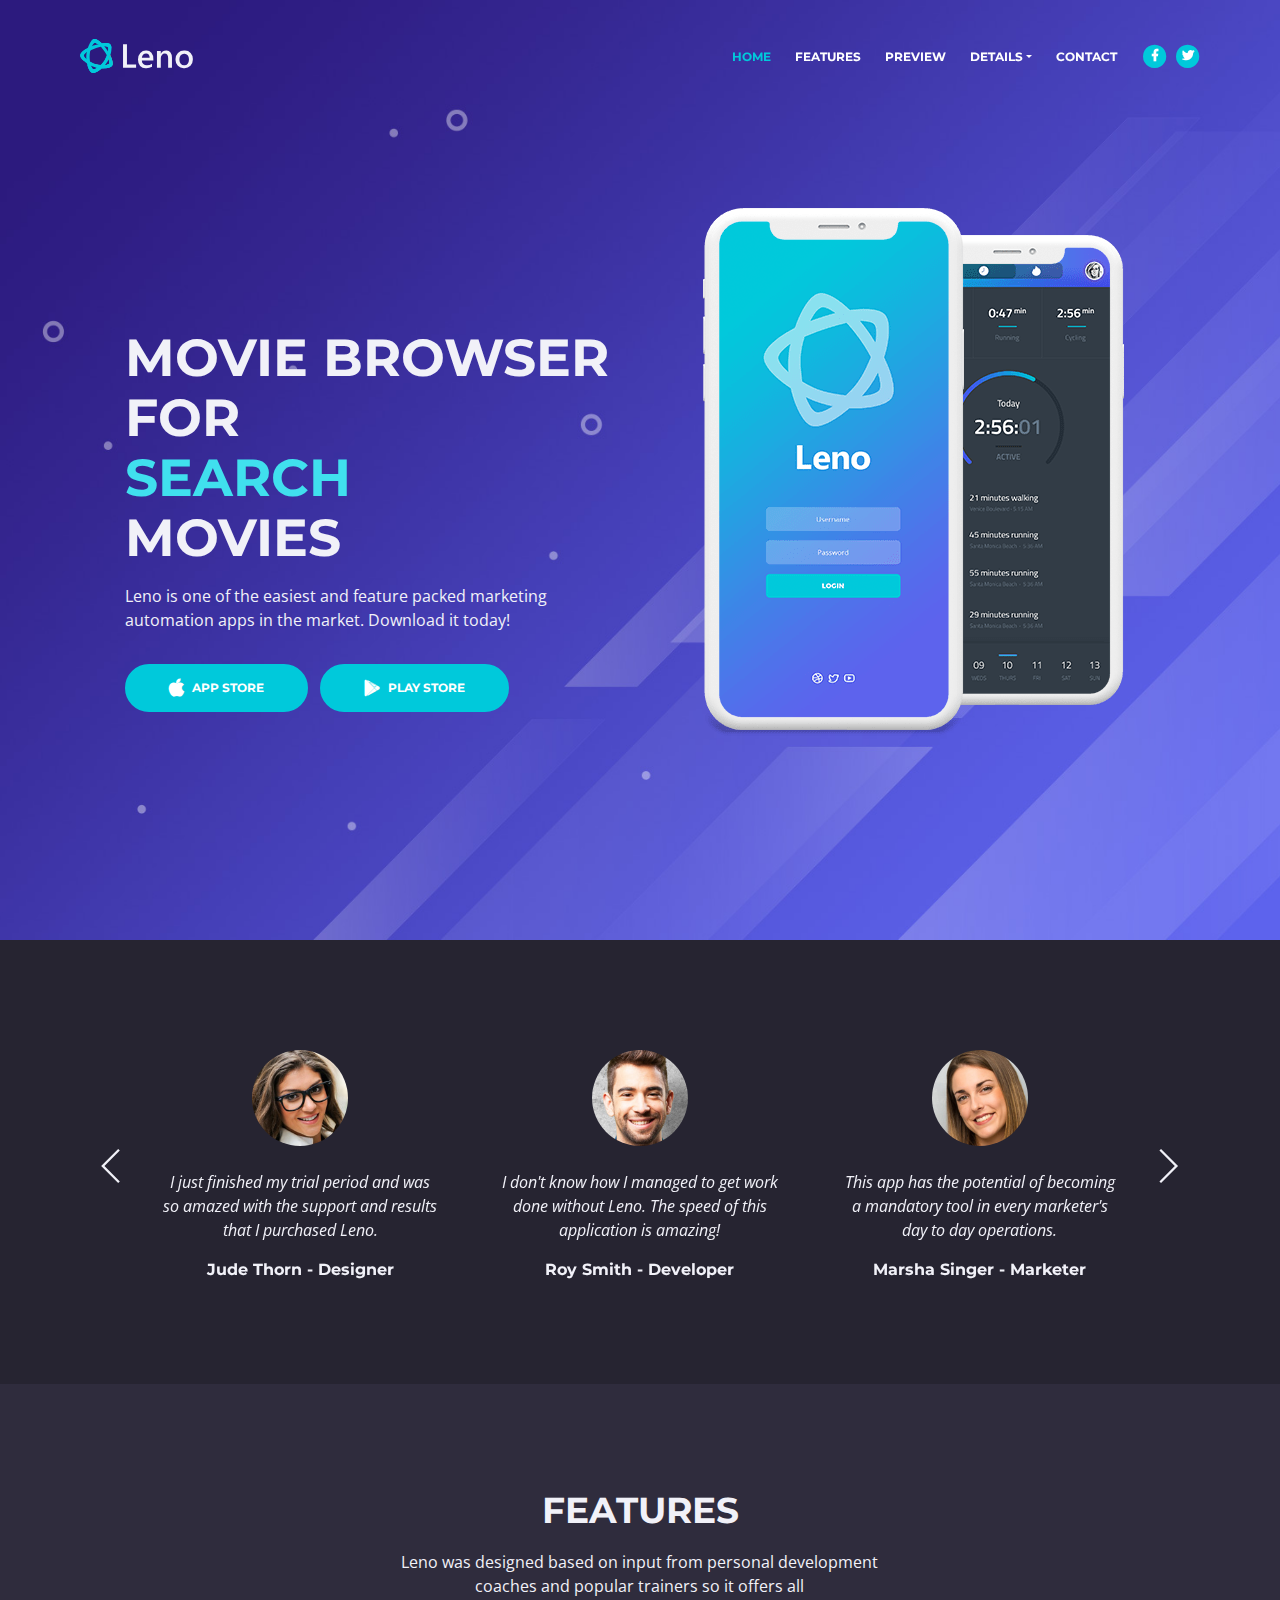
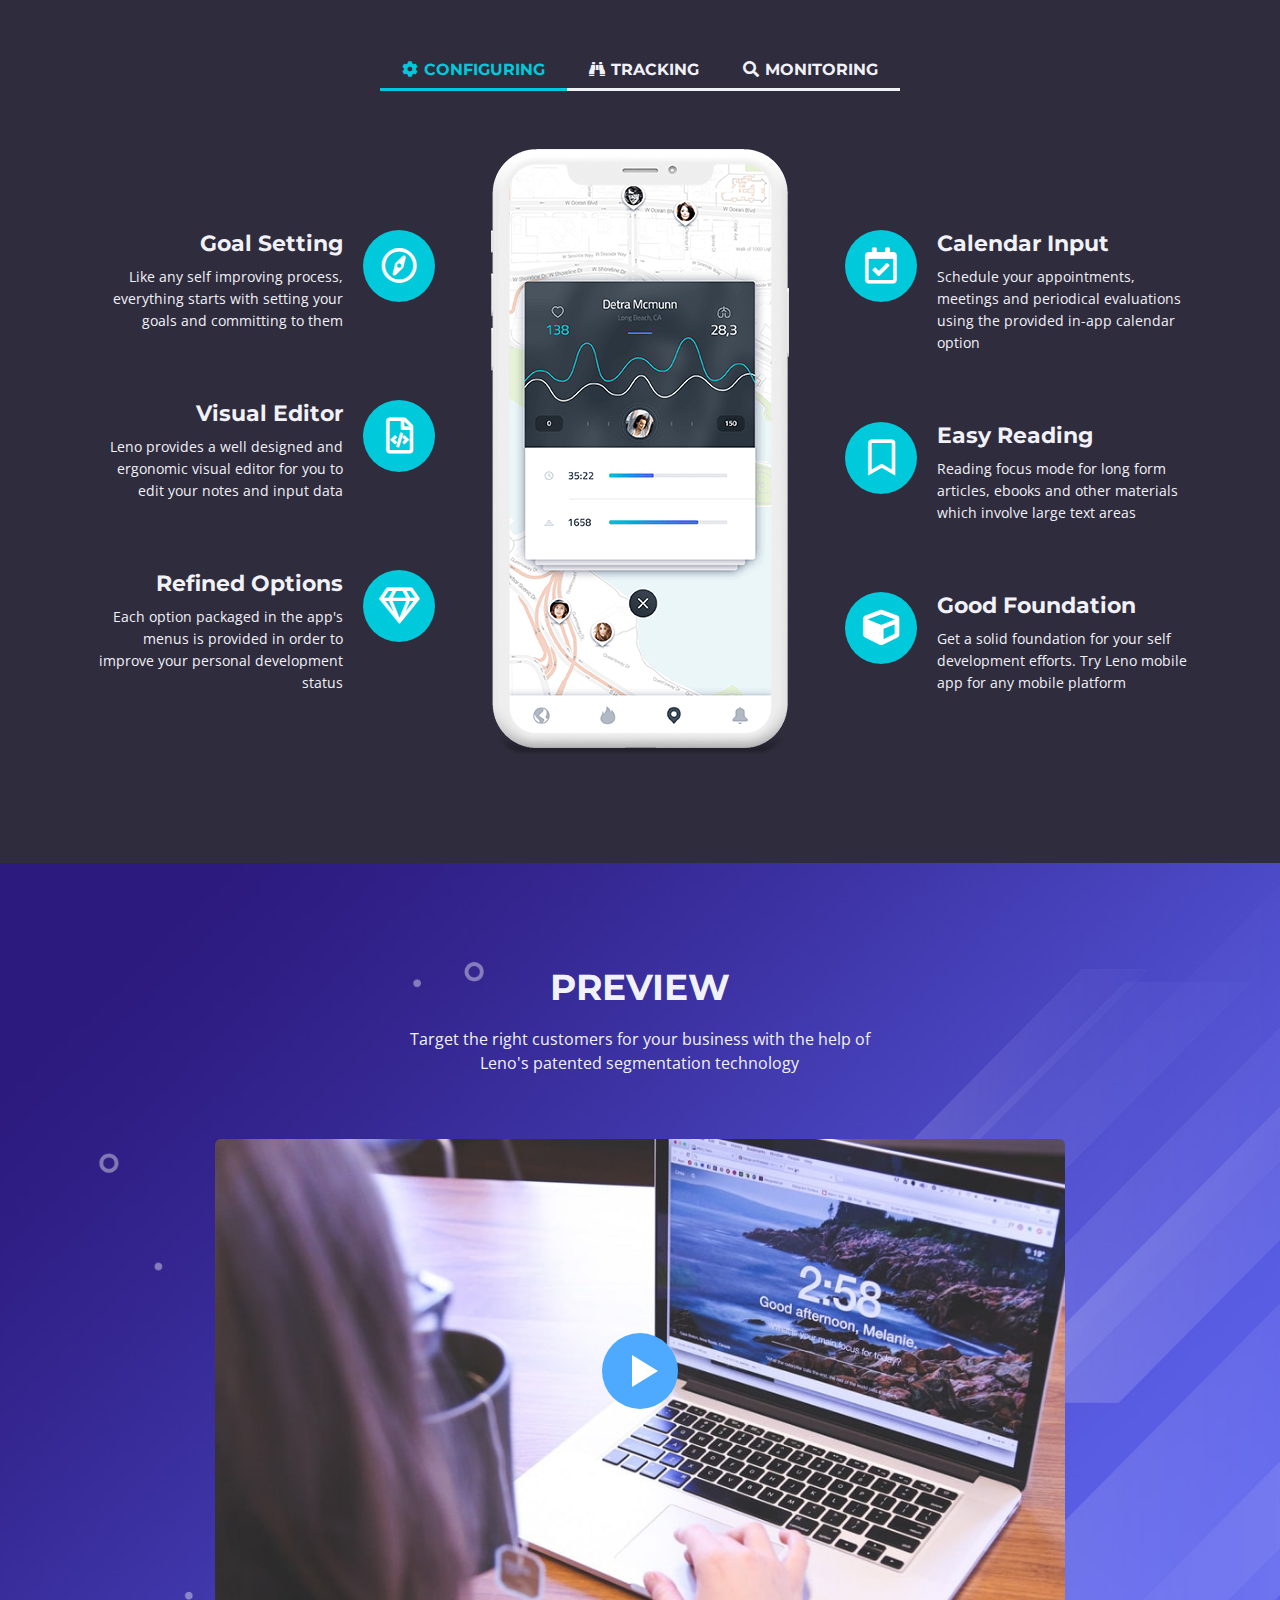
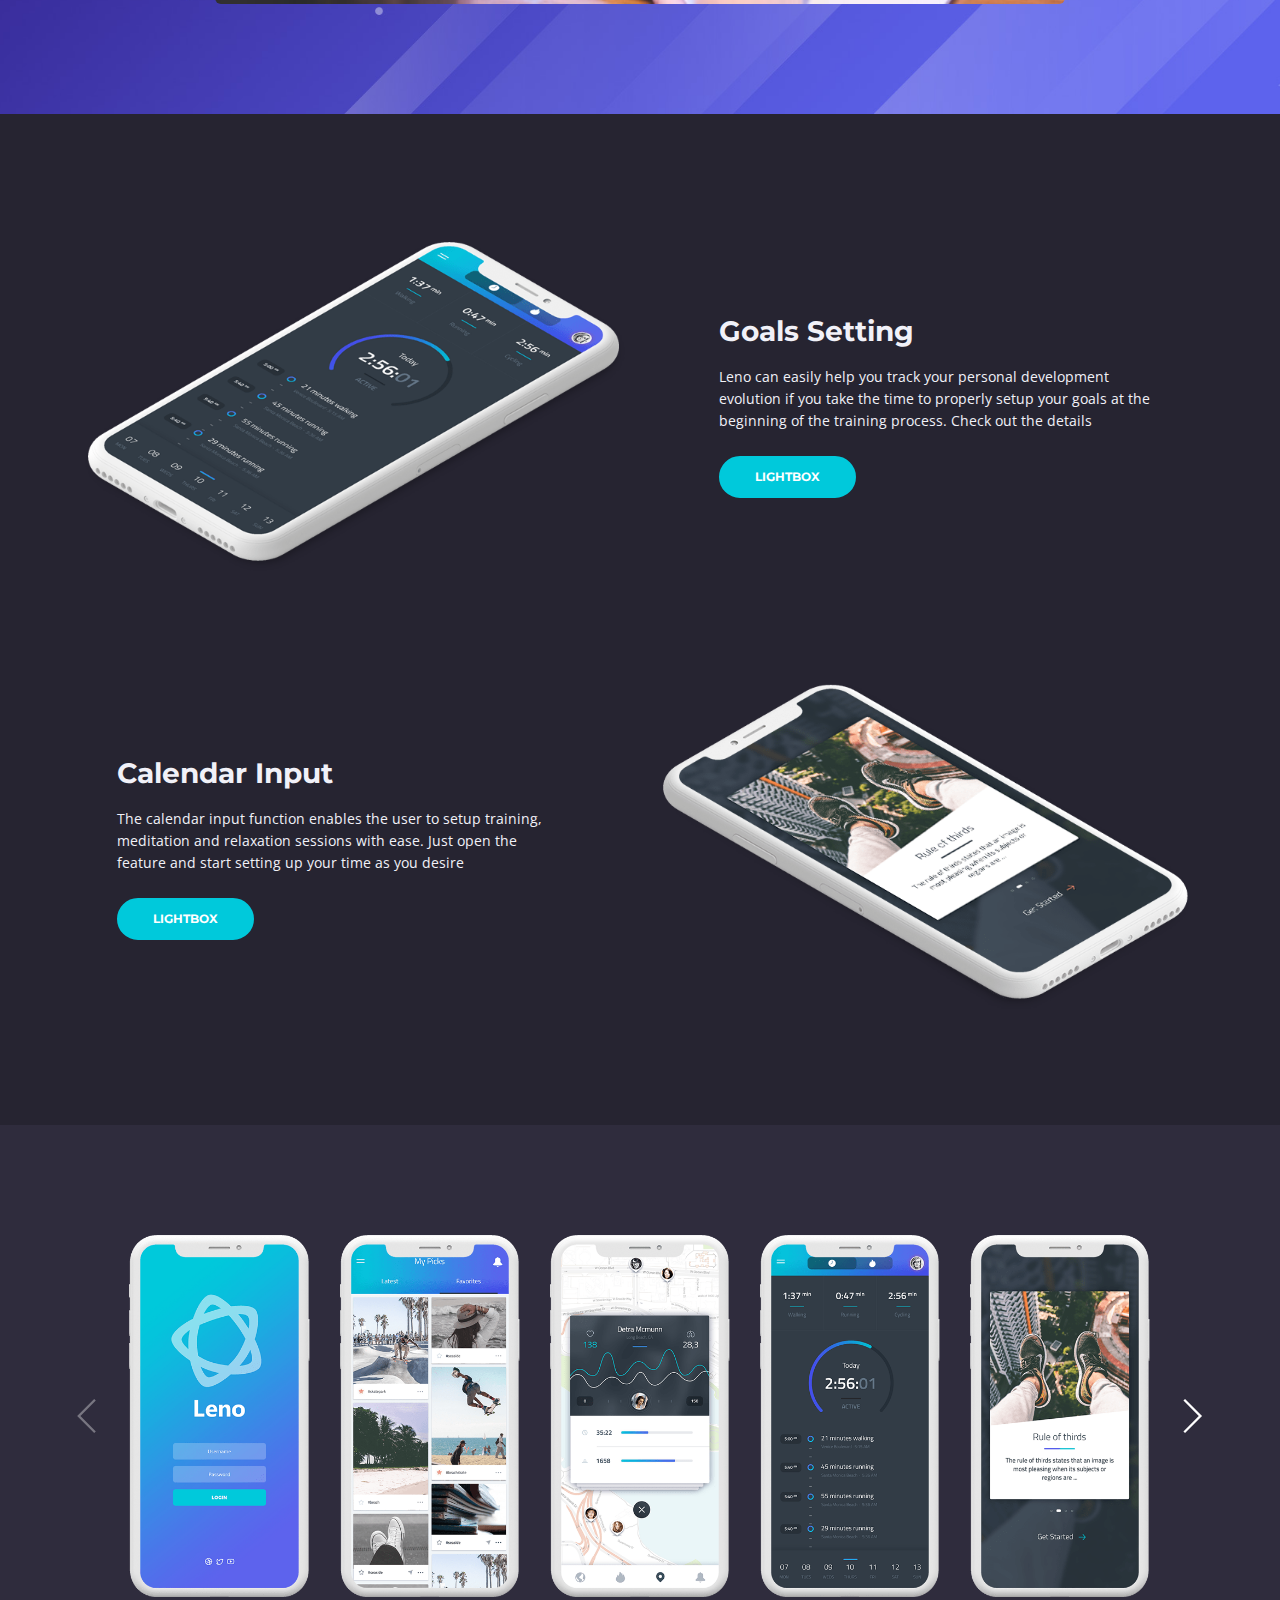
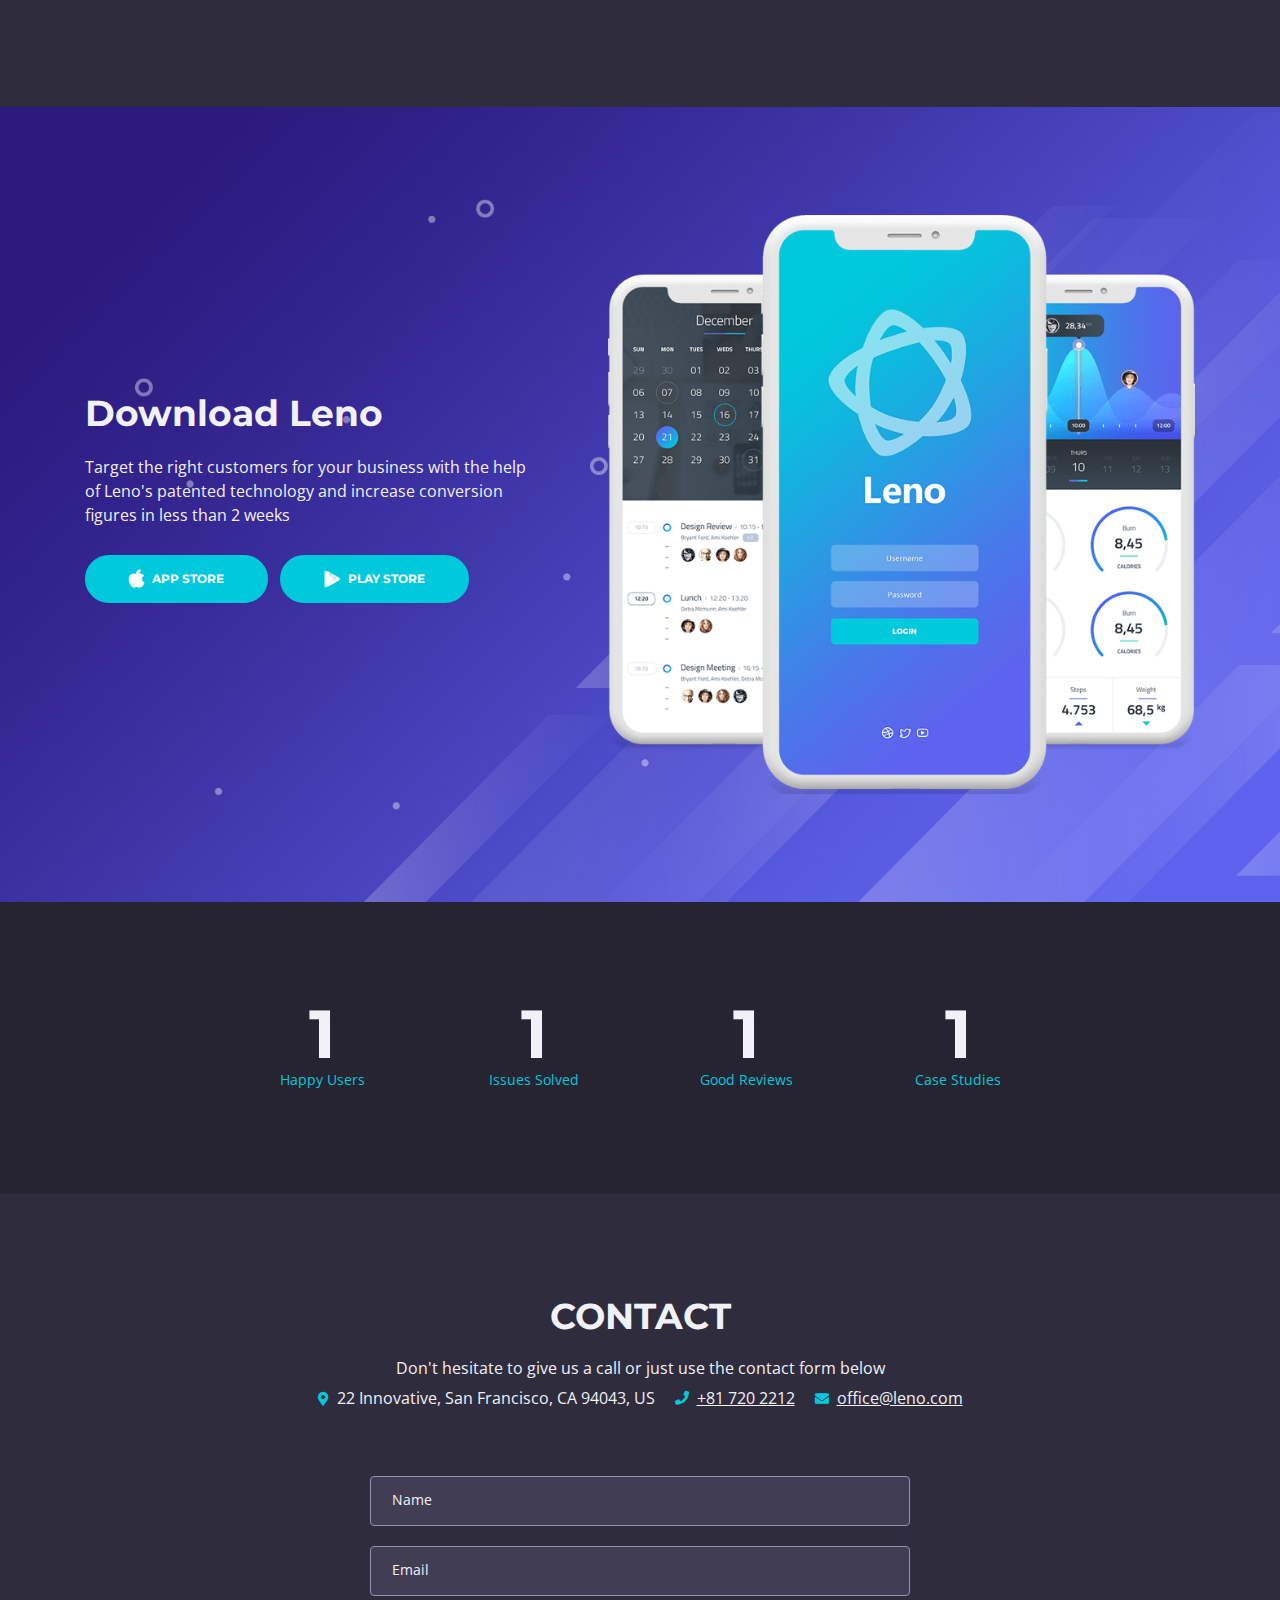
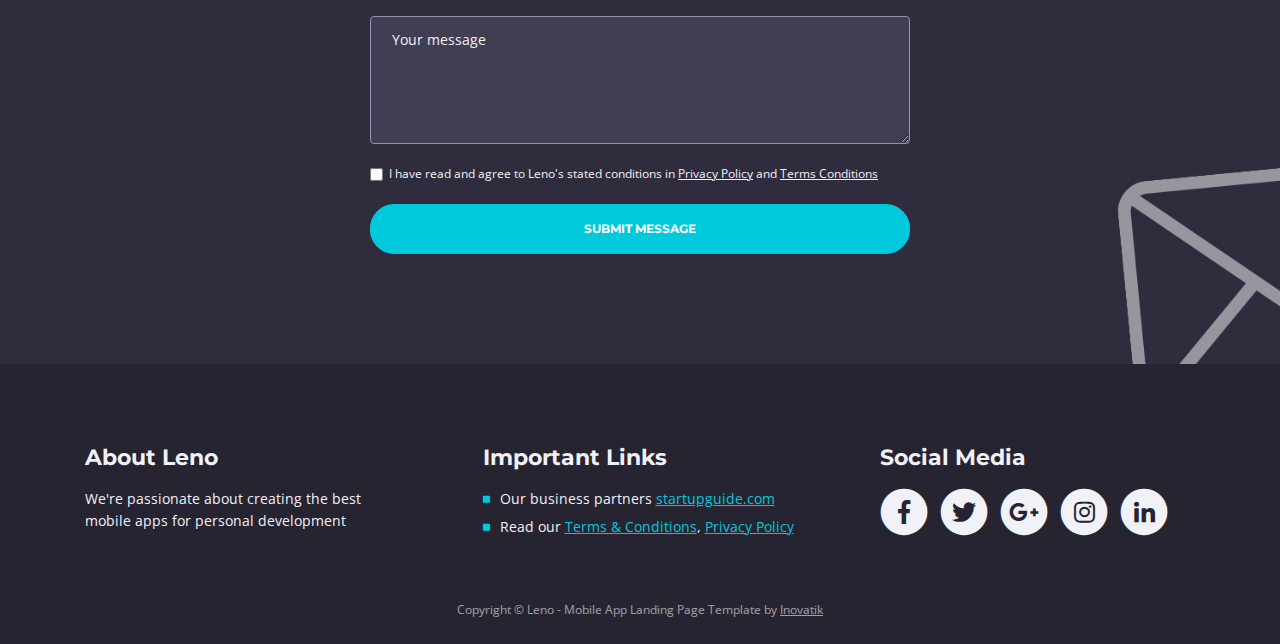
<file: wp-content/themes/index.html>
<!DOCTYPE html>
<html lang="en">
<head>
    <meta charset="utf-8">
    <meta name="viewport" content="width=device-width, initial-scale=1, shrink-to-fit=no">
    
    <!-- SEO Meta Tags -->
    <meta name="description" content="Free mobile app HTML landing page template to help you build a great online presence for your app which will convert visitors into users">
    <meta name="author" content="Inovatik">

    <!-- OG Meta Tags to improve the way the post looks when you share the page on LinkedIn, Facebook, Google+ -->
	<meta property="og:site_name" content="" /> <!-- website name -->
	<meta property="og:site" content="" /> <!-- website link -->
	<meta property="og:title" content=""/> <!-- title shown in the actual shared post -->
	<meta property="og:description" content="" /> <!-- description shown in the actual shared post -->
	<meta property="og:image" content="" /> <!-- image link, make sure it's jpg -->
	<meta property="og:url" content="" /> <!-- where do you want your post to link to -->
	<meta property="og:type" content="article" />

    <!-- Website Title -->
    <title>Leno - Free Mobile App Landing Page Template</title>
    
    <!-- Styles -->
    <link href="https://fonts.googleapis.com/css?family=Montserrat:400,600,700" rel="stylesheet">
    <link href="https://fonts.googleapis.com/css?family=Open+Sans:400,400i,700,700i" rel="stylesheet">
    <link href="css/bootstrap.css" rel="stylesheet">
    <link href="css/fontawesome-all.css" rel="stylesheet">
    <link href="css/swiper.css" rel="stylesheet">
	<link href="css/magnific-popup.css" rel="stylesheet">
	<link href="css/styles.css" rel="stylesheet">
	
	<!-- Favicon  -->
    <link rel="icon" href="images/favicon.png">
</head>
<body data-spy="scroll" data-target=".fixed-top">
    
    <!-- Preloader -->
	<div class="spinner-wrapper">
        <div class="spinner">
            <div class="bounce1"></div>
            <div class="bounce2"></div>
            <div class="bounce3"></div>
        </div>
    </div>
    <!-- end of preloader -->
    

    <!-- Navbar -->
    <nav class="navbar navbar-expand-md navbar-dark navbar-custom fixed-top">
        <!-- Text Logo - Use this if you don't have a graphic logo -->
        <!-- <a class="navbar-brand logo-text page-scroll" href="index.html">Leno</a> -->

        <!-- Image Logo -->
        <a class="navbar-brand logo-image" href="index.html"><img src="images/logo.svg" alt="alternative"></a> 
        
        <!-- Mobile Menu Toggle Button -->
        <button class="navbar-toggler" type="button" data-toggle="collapse" data-target="#navbarsExampleDefault" aria-controls="navbarsExampleDefault" aria-expanded="false" aria-label="Toggle navigation">
            <span class="navbar-toggler-awesome fas fa-bars"></span>
            <span class="navbar-toggler-awesome fas fa-times"></span>
        </button>
        <!-- end of mobile menu toggle button -->

        <div class="collapse navbar-collapse" id="navbarsExampleDefault">
            <ul class="navbar-nav ml-auto">
                <li class="nav-item">
                    <a class="nav-link page-scroll" href="#header">HOME <span class="sr-only">(current)</span></a>
                </li>
                <li class="nav-item">
                    <a class="nav-link page-scroll" href="#features">FEATURES</a>
                </li>
                <li class="nav-item">
                    <a class="nav-link page-scroll" href="#preview">PREVIEW</a>
                </li>

                <!-- Dropdown Menu -->          
                <li class="nav-item dropdown">
                    <a class="nav-link dropdown-toggle page-scroll" href="#details" id="navbarDropdown" role="button" aria-haspopup="true" aria-expanded="false">DETAILS</a>
                    <div class="dropdown-menu" aria-labelledby="navbarDropdown">
                        <a class="dropdown-item" href="terms-conditions.html"><span class="item-text">TERMS CONDITIONS</span></a>
                        <div class="dropdown-items-divide-hr"></div>
                        <a class="dropdown-item" href="privacy-policy.html"><span class="item-text">PRIVACY POLICY</span></a>
                    </div>
                </li>
                <!-- end of dropdown menu -->

                <li class="nav-item">
                    <a class="nav-link page-scroll" href="#contact">CONTACT</a>
                </li>
            </ul>
            <span class="nav-item social-icons">
                <span class="fa-stack">
                    <a href="#your-link">
                        <i class="fas fa-circle fa-stack-2x"></i>
                        <i class="fab fa-facebook-f fa-stack-1x"></i>
                    </a>
                </span>
                <span class="fa-stack">
                    <a href="#your-link">
                        <i class="fas fa-circle fa-stack-2x"></i>
                        <i class="fab fa-twitter fa-stack-1x"></i>
                    </a>
                </span>
            </span>
        </div>
    </nav> <!-- end of navbar -->
    <!-- end of navbar -->


    <!-- Header -->
    <header id="header" class="header">
        <div class="header-content">
            <div class="container">
                <div class="row">
                    <div class="col-lg-6">
                        <div class="text-container">
                            <h1>MOVIE BROWSER<br> FOR</br><span id="js-rotating">SEARCH, STREAM, DOWNLOAD</span></br> MOVIES </h1>
                            <p class="p-large">Leno is one of the easiest and feature packed marketing automation apps in the market. Download it today!</p>
                            <a class="btn-solid-lg page-scroll" href="#your-link"><i class="fab fa-apple"></i>APP STORE</a>
                            <a class="btn-solid-lg page-scroll" href="#your-link"><i class="fab fa-google-play"></i>PLAY STORE</a>
                        </div>
                    </div> <!-- end of col -->
                    <div class="col-lg-6">
                        <div class="image-container">
                            <img class="img-fluid" src="images/header-iphone.png" alt="alternative">
                        </div> <!-- end of image-container -->
                    </div> <!-- end of col -->
                </div> <!-- end of row -->
            </div> <!-- end of container -->
        </div> <!-- end of header-content -->
    </header> <!-- end of header -->
    <!-- end of header -->


    <!-- Testimonials -->
    <div class="slider-1">
        <div class="container">
            <div class="row">
                <div class="col-lg-12">

                    <!-- Card Slider -->
                    <div class="slider-container">
                        <div class="swiper-container card-slider">
                            <div class="swiper-wrapper">
                                
                                <!-- Slide -->
                                <div class="swiper-slide">
                                    <div class="card">
                                        <img class="card-image" src="images/testimonial-1.jpg" alt="alternative">
                                        <div class="card-body">
                                            <p class="testimonial-text">I just finished my trial period and was so amazed with the support and results that I purchased Leno.</p>
                                            <p class="testimonial-author">Jude Thorn - Designer</p>
                                        </div>
                                    </div>
                                </div> <!-- end of swiper-slide -->
                                <!-- end of slide -->
        
                                <!-- Slide -->
                                <div class="swiper-slide">
                                    <div class="card">
                                        <img class="card-image" src="images/testimonial-2.jpg" alt="alternative">
                                        <div class="card-body">
                                            <p class="testimonial-text">I don't know how I managed to get work done without Leno. The speed of this application is amazing!</p>
                                            <p class="testimonial-author">Roy Smith - Developer</p>
                                        </div>
                                    </div>        
                                </div> <!-- end of swiper-slide -->
                                <!-- end of slide -->
        
                                <!-- Slide -->
                                <div class="swiper-slide">
                                    <div class="card">
                                        <img class="card-image" src="images/testimonial-3.jpg" alt="alternative">
                                        <div class="card-body">
                                            <p class="testimonial-text">This app has the potential of becoming a mandatory tool in every marketer's day to day operations.</p>
                                            <p class="testimonial-author">Marsha Singer - Marketer</p>
                                        </div>
                                    </div>        
                                </div> <!-- end of swiper-slide -->
                                <!-- end of slide -->
        
                                <!-- Slide -->
                                <div class="swiper-slide">
                                    <div class="card">
                                        <img class="card-image" src="images/testimonial-4.jpg" alt="alternative">
                                        <div class="card-body">
                                            <p class="testimonial-text">Searching for a great marketing automation app was difficult but thankfully I found Leno.</p>
                                            <p class="testimonial-author">Tim Shaw - Designer</p>
                                        </div>
                                    </div>
                                </div> <!-- end of swiper-slide -->
                                <!-- end of slide -->
        
                                <!-- Slide -->
                                <div class="swiper-slide">
                                    <div class="card">
                                        <img class="card-image" src="images/testimonial-5.jpg" alt="alternative">
                                        <div class="card-body">
                                            <p class="testimonial-text">Leno's support team is amazing. They've helped me with some issues and I am so grateful to them.</p>
                                            <p class="testimonial-author">Lindsay Spice - Marketer</p>
                                        </div>
                                    </div>        
                                </div> <!-- end of swiper-slide -->
                                <!-- end of slide -->
        
                                <!-- Slide -->
                                <div class="swiper-slide">
                                    <div class="card">
                                        <img class="card-image" src="images/testimonial-6.jpg" alt="alternative">
                                        <div class="card-body">
                                            <p class="testimonial-text">Who would have thought that Leno can provide such amazing results in just a few weeks of use</p>
                                            <p class="testimonial-author">Ann Black - Developer</p>
                                        </div>
                                    </div>        
                                </div> <!-- end of swiper-slide -->
                                <!-- end of slide -->
                            
                            </div> <!-- end of swiper-wrapper -->
        
                            <!-- Add Arrows -->
                            <div class="swiper-button-next"></div>
                            <div class="swiper-button-prev"></div>
                            <!-- end of add arrows -->
        
                        </div> <!-- end of swiper-container -->
                    </div> <!-- end of slider-container -->
                    <!-- end of card slider -->

                </div> <!-- end of col -->
            </div> <!-- end of row -->
        </div> <!-- end of container -->
    </div> <!-- end of slider-1 -->
    <!-- end of testimonials -->
    

    <!-- Features -->
    <div id="features" class="tabs">
        <div class="container">
            <div class="row">
                <div class="col-lg-12">
                    <h2>FEATURES</h2>
                    <div class="p-heading p-large">Leno was designed based on input from personal development coaches and popular trainers so it offers all</div>
                </div> <!-- end of col -->
            </div> <!-- end of row -->
            <div class="row">

                <!-- Tabs Links -->
                <ul class="nav nav-tabs" id="lenoTabs" role="tablist">
                    <li class="nav-item">
                        <a class="nav-link active" id="nav-tab-1" data-toggle="tab" href="#tab-1" role="tab" aria-controls="tab-1" aria-selected="true"><i class="fas fa-cog"></i>CONFIGURING</a>
                    </li>
                    <li class="nav-item">
                        <a class="nav-link" id="nav-tab-2" data-toggle="tab" href="#tab-2" role="tab" aria-controls="tab-2" aria-selected="false"><i class="fas fa-binoculars"></i>TRACKING</a>
                    </li>
                    <li class="nav-item">
                        <a class="nav-link" id="nav-tab-3" data-toggle="tab" href="#tab-3" role="tab" aria-controls="tab-3" aria-selected="false"><i class="fas fa-search"></i>MONITORING</a>
                    </li>
                </ul>
                <!-- end of tabs links -->


                <!-- Tabs Content-->
                <div class="tab-content" id="lenoTabsContent">
                    
                    <!-- Tab -->
                    <div class="tab-pane fade show active" id="tab-1" role="tabpanel" aria-labelledby="tab-1">
                        <div class="container">
                            <div class="row">
                                
                                <!-- Icon Cards Pane -->
                                <div class="col-lg-4">
                                    <div class="card left-pane first">
                                        <div class="card-body">
                                            <div class="text-wrapper">
                                                <h4 class="card-title">Goal Setting</h4>
                                                <p>Like any self improving process, everything starts with setting your goals and committing to them</p>
                                            </div>
                                            <div class="card-icon">
                                                <i class="far fa-compass"></i>
                                            </div>
                                        </div>
                                    </div>
                                    <div class="card left-pane">
                                        <div class="card-body">
                                            <div class="text-wrapper">
                                                <h4 class="card-title">Visual Editor</h4>
                                                <p>Leno provides a well designed and ergonomic visual editor for you to edit your notes and input data</p>
                                            </div>
                                            <div class="card-icon">
                                                <i class="far fa-file-code"></i>
                                            </div>
                                        </div>
                                    </div>
                                    <div class="card left-pane">
                                        <div class="card-body">
                                            <div class="text-wrapper">
                                                <h4 class="card-title">Refined Options</h4>
                                                <p>Each option packaged in the app's menus is provided in order to improve your personal development status</p>
                                            </div>
                                            <div class="card-icon">
                                                <i class="far fa-gem"></i>
                                            </div>
                                        </div>
                                    </div>
                                </div>
                                <!-- end of icon cards pane -->

                                <!-- Image Pane -->
                                <div class="col-lg-4">
                                    <img class="img-fluid" src="images/features-iphone-1.png" alt="alternative">
                                </div>
                                <!-- end of image pane -->
                                
                                <!-- Icon Cards Pane -->
                                <div class="col-lg-4">
                                    <div class="card right-pane first">
                                        <div class="card-body">
                                            <div class="card-icon">
                                                <i class="far fa-calendar-check"></i>
                                            </div>
                                            <div class="text-wrapper">
                                                <h4 class="card-title">Calendar Input</h4>
                                                <p>Schedule your appointments, meetings and periodical evaluations using the provided in-app calendar option</p>
                                            </div>
                                        </div>
                                    </div>
                                    <div class="card right-pane">
                                        <div class="card-body">
                                            <div class="card-icon">
                                                <i class="far fa-bookmark"></i>
                                            </div>
                                            <div class="text-wrapper">
                                                <h4 class="card-title">Easy Reading</h4>
                                                <p>Reading focus mode for long form articles, ebooks and other materials which involve large text areas</p>
                                            </div>
                                        </div>
                                    </div>
                                    <div class="card right-pane">
                                        <div class="card-body">
                                            <div class="card-icon">
                                                <i class="fas fa-cube"></i>
                                            </div>
                                            <div class="text-wrapper">
                                                <h4 class="card-title">Good Foundation</h4>
                                                <p>Get a solid foundation for your self development efforts. Try Leno mobile app for any mobile platform</p>
                                            </div>
                                        </div>
                                    </div>
                                </div>
                                <!-- end of icon cards pane -->

                            </div> <!-- end of row -->
                        </div> <!-- end of container -->
                    </div> <!-- end of tab-pane -->
                    <!-- end of tab -->

                    <!-- Tab -->
                    <div class="tab-pane fade" id="tab-2" role="tabpanel" aria-labelledby="tab-2">
                        <div class="container">
                            <div class="row">

                                <!-- Image Pane -->
                                <div class="col-md-4">
                                    <img class="img-fluid" src="images/features-iphone-2.png" alt="alternative">
                                </div>
                                <!-- end of image pane -->
                                
                                <!-- Text And Icon Cards Area -->
                                <div class="col-md-8">
                                    <div class="text-area">
                                        <h3>Track Result Based On Your</h3>
                                        <p>After you've configured the app and settled on the data gathering techniques you can not start the information trackers and start collecting those <a class="turquoise" href="#your-link">interesting details</a>. You can always change them.</p>
                                    </div> <!-- end of text-area -->
                                    
                                    <div class="icon-cards-area">
                                            <div class="card">
                                                <div class="card-icon">
                                                    <i class="fas fa-cube"></i>
                                                </div>
                                                <div class="card-body">
                                                    <h4 class="card-title">Good Foundation</h4>
                                                    <p>Get a solid foundation for your self development efforts. Try Leno mobile app for any mobile platform</p>
                                                </div>
                                            </div>
                                            <div class="card">
                                                <div class="card-icon">
                                                    <i class="far fa-bookmark"></i>
                                                </div>
                                                <div class="card-body">
                                                    <h4 class="card-title">Easy Reading</h4>
                                                    <p>Reading focus mode for long form articles, ebooks and other materials which involve large text areas</p>
                                                </div>
                                            </div>
                                            <div class="card">
                                                <div class="card-icon">
                                                    <i class="far fa-calendar-check"></i>
                                                </div>
                                                <div class="card-body">
                                                    <h4 class="card-title">Calendar Input</h4>
                                                    <p>Schedule your appointments, meetings and periodical evaluations using the provided in-app calendar option</p>
                                                </div>
                                            </div>
                                            <div class="card">
                                                <div class="card-icon">
                                                    <i class="far fa-file-code"></i>
                                                </div>
                                                <div class="card-body">
                                                    <h4 class="card-title">Visual Editor</h4>
                                                    <p>Leno provides a well designed and ergonomic visual editor for you to edit your notes and input data</p>
                                                </div>
                                            </div>
                                    </div> <!-- end of icon cards area -->
                                </div> <!-- end of col-md-8 -->
                                <!-- end of text and icon cards area -->

                            </div> <!-- end of row -->
                        </div> <!-- end of container -->
                    </div> <!-- end of tab-pane -->
                    <!-- end of tab -->

                    <!-- Tab -->
                    <div class="tab-pane fade" id="tab-3" role="tabpanel" aria-labelledby="tab-3">
                        <div class="container">
                            <div class="row">

                                <!-- Text And Icon Cards Area -->
                                <div class="col-md-8">
                                    <div class="icon-cards-area">
                                        <div class="card">
                                            <div class="card-icon">
                                                <i class="far fa-calendar-check"></i>
                                            </div>
                                            <div class="card-body">
                                                <h4 class="card-title">Calendar Input</h4>
                                                <p>Schedule your appointments, meetings and periodical evaluations using the provided in-app calendar option</p>
                                            </div>
                                        </div>
                                        <div class="card">
                                            <div class="card-icon">
                                                <i class="far fa-file-code"></i>
                                            </div>
                                            <div class="card-body">
                                                <h4 class="card-title">Visual Editor</h4>
                                                <p>Leno provides a well designed and ergonomic visual editor for you to edit your notes and input data</p>
                                            </div>
                                        </div>
                                        <div class="card">
                                            <div class="card-icon">
                                                <i class="fas fa-cube"></i>
                                            </div>
                                            <div class="card-body">
                                                <h4 class="card-title">Good Foundation</h4>
                                                <p>Get a solid foundation for your self development efforts. Try Leno mobile app for any mobile platform</p>
                                            </div>
                                        </div>
                                        <div class="card">
                                            <div class="card-icon">
                                                <i class="far fa-bookmark"></i>
                                            </div>
                                            <div class="card-body">
                                                <h4 class="card-title">Easy Reading</h4>
                                                <p>Reading focus mode for long form articles, ebooks and other materials which involve large text areas</p>
                                            </div>
                                        </div>
                                    </div> <!-- end of icon cards area -->
                                    
                                    <div class="text-area">
                                        <h3>Monitoring Tools Evaluation</h3>
                                        <p>Monitor the evolution of your finances and health state using tools integrated in Leno. The generated real time reports can be filtered based on any <a class="turquoise" href="#your-link">desired criteria</a>.</p>
                                    </div> <!-- end of text-area -->
                                </div> <!-- end of col-md-8 -->
                                <!-- end of text and icon cards area -->

                                <!-- Image Pane -->
                                <div class="col-md-4">
                                    <img class="img-fluid" src="images/features-iphone-3.png" alt="alternative">
                                </div>
                                <!-- end of image pane -->
                                    
                            </div> <!-- end of row -->
                        </div> <!-- end of container -->
                    </div><!-- end of tab-pane -->
                    <!-- end of tab -->

                </div> <!-- end of tab-content -->
                <!-- end of tabs content -->

            </div> <!-- end of row --> 
        </div> <!-- end of container --> 
    </div> <!-- end of tabs -->
    <!-- end of features -->


    <!-- Video -->
    <div id="preview" class="basic-1">
        <div class="container">
            <div class="row">
                <div class="col-lg-12">
                    <h2>PREVIEW</h2>
                    <div class="p-heading p-large">Target the right customers for your business with the help of Leno's patented segmentation technology</div>
                </div> <!-- end of col -->
            </div> <!-- end of row -->
            <div class="row">
                <div class="col-lg-12">

                    <!-- Video Preview -->
                    <div class="image-container">
                        <div class="video-wrapper">
                            <a class="popup-youtube" href="https://www.youtube.com/watch?v=fLCjQJCekTs" data-effect="fadeIn">
                                <img class="img-fluid" src="images/video-frame.jpg" alt="alternative">
                                <span class="video-play-button">
                                    <span></span>
                                </span>
                            </a>
                        </div> <!-- end of video-wrapper -->
                    </div> <!-- end of image-container -->
                    <!-- end of video preview -->

                </div> <!-- end of col -->
            </div> <!-- end of row -->
        </div> <!-- end of container -->
    </div> <!-- end of basic-1 -->
    <!-- end of video -->


    <!-- Details 1 -->
    <div id="details" class="basic-2">
        <div class="container">
            <div class="row">
                <div class="col-lg-6">
                    <img class="img-fluid" src="images/details-1-iphone.png" alt="alternative">
                </div> <!-- end of col -->
                <div class="col-lg-6">
                    <div class="text-container">
                        <h3>Goals Setting</h3>
                        <p>Leno can easily help you track your personal development evolution if you take the time to properly setup your goals at the beginning of the training process. Check out the details</p>
                        <a class="btn-solid-reg popup-with-move-anim" href="#details-lightbox-1">LIGHTBOX</a>
                    </div> <!-- end of text-container -->
                </div> <!-- end of col -->
            </div> <!-- end of row -->
        </div> <!-- end of container -->
    </div> <!-- end of basic-2 -->
    <!-- end of details 1 -->


    <!-- Details 2 -->
    <div class="basic-3">
        <div class="second">
            <div class="container">
                <div class="row">
                    <div class="col-lg-6">
                        <div class="text-container">
                            <h3>Calendar Input</h3>
                            <p>The calendar input function enables the user to setup training, meditation and relaxation sessions with ease. Just open the feature and start setting up your time as you desire</p>
                            <a class="btn-solid-reg popup-with-move-anim" href="#details-lightbox-2">LIGHTBOX</a>
                        </div> <!-- end of text-container -->
                    </div> <!-- end of col -->
                    <div class="col-lg-6">
                        <img class="img-fluid" src="images/details-2-iphone.png" alt="alternative">
                    </div> <!-- end of col -->
                </div> <!-- end of row -->
            </div> <!-- end of container -->
        </div> <!-- end of second -->
    </div> <!-- end of basic-3 -->    
    <!-- end of details 2 -->


    <!-- Details Lightboxes -->
	<!-- Lightbox -->
	<div id="details-lightbox-1" class="lightbox-basic zoom-anim-dialog mfp-hide">
		<div class="row">
			<button title="Close (Esc)" type="button" class="mfp-close x-button">×</button>
			<div class="col-lg-6">
				<img class="img-fluid" src="images/details-lightbox-1.png" alt="alternative">
			</div>
			<div class="col-lg-6">
				<h3>Goals Setting</h3>
				<hr>
                <p>Leno can easily help you track your personal development evolution if you take the time to set it up.</p>
                <h4>User Feedback</h4>
                <p>This is a great app which can help you save time and make your live easier. And it will help improve your productivity levels.</p>
                <p>You should definitely give it a try when you need a good app.</p>
				<table>
					<tr><td class="icon-cell"><i class="fas fa-desktop"></i></td><td>Responsive layout</td></tr>
					<tr><td class="icon-cell"><i class="fas fa-bullhorn"></i></td><td>Distinctive CTAs</td></tr>
					<tr><td class="icon-cell"><i class="fas fa-image"></i></td><td>Image gallery slider</td></tr>
					<tr><td class="icon-cell"><i class="fas fa-envelope"></i></td><td>Contact forms</td></tr>
					<tr><td class="icon-cell"><i class="fab fa-font-awesome-flag"></i></td><td>FontAwesome icons</td></tr>
					<tr><td class="icon-cell"><i class="fas fa-code"></i></td><td>Well-structured code</td></tr>
				</table>
				<a class="btn-solid-reg" href="#your-link">DETAILS</a> <a class="btn-outline-reg mfp-close as-button" href="#details">BACK</a> 
			</div>
		</div> <!-- end of row -->
    </div> <!-- end of lightbox-basic -->
    <!-- end of lightbox -->
    
    <!-- Lightbox -->
    <div id="details-lightbox-2" class="lightbox-basic zoom-anim-dialog mfp-hide">
		<div class="row">
			<button title="Close (Esc)" type="button" class="mfp-close x-button">×</button>
			<div class="col-lg-6">
				<img class="img-fluid" src="images/details-lightbox-2.png" alt="alternative">
			</div>
			<div class="col-lg-6">
				<h3>Calendar Input</h3>
				<hr>
                <p>The calendar input function enables the user to setup training, meditation and relaxation sessions with ease.</p>
                <h4>User Feedback</h4>
                <p>This is a great app which can help you save time and make your live easier. And it will help improve your productivity levels.</p>
                <p>You should definitely give it a try when you need a good app.</p>
				<table>
					<tr><td class="icon-cell"><i class="fas fa-desktop"></i></td><td>Responsive layout</td></tr>
					<tr><td class="icon-cell"><i class="fas fa-bullhorn"></i></td><td>Distinctive CTAs</td></tr>
					<tr><td class="icon-cell"><i class="fas fa-image"></i></td><td>Image gallery slider</td></tr>
					<tr><td class="icon-cell"><i class="fas fa-envelope"></i></td><td>Contact forms</td></tr>
					<tr><td class="icon-cell"><i class="fab fa-font-awesome-flag"></i></td><td>FontAwesome icons</td></tr>
					<tr><td class="icon-cell"><i class="fas fa-code"></i></td><td>Well-structured code</td></tr>
				</table>
				<a class="btn-solid-reg" href="#your-link">DETAILS</a> <a class="btn-outline-reg mfp-close as-button" href="#details">BACK</a>
			</div>
		</div> <!-- end of row -->
    </div> <!-- end of lightbox-basic -->
    <!-- end of lightbox -->
    <!-- end of details lightboxes -->


    <!-- Screenshots -->
    <div class="slider-2">
        <div class="container">
            <div class="row">
                <div class="col-lg-12">
                    
                    <!-- Image Slider -->
                    <div class="slider-container">
                        <div class="swiper-container image-slider">
                            <div class="swiper-wrapper">
                                
                                <!-- Slide -->
                                <div class="swiper-slide">
                                    <a href="images/screenshot-1.png" class="popup-link" data-effect="fadeIn">
                                        <img class="img-fluid" src="images/screenshot-1.png" alt="alternative">
                                    </a>
                                </div>
                                <!-- end of slide -->
                                
                                <!-- Slide -->
                                <div class="swiper-slide">
                                    <a href="images/screenshot-2.png" class="popup-link" data-effect="fadeIn">
                                        <img class="img-fluid" src="images/screenshot-2.png" alt="alternative">
                                    </a>
                                </div>
                                <!-- end of slide -->

                                <!-- Slide -->
                                <div class="swiper-slide">
                                    <a href="images/screenshot-3.png" class="popup-link" data-effect="fadeIn">
                                        <img class="img-fluid" src="images/screenshot-3.png" alt="alternative">
                                    </a>
                                </div>
                                <!-- end of slide -->

                                <!-- Slide -->
                                <div class="swiper-slide">
                                    <a href="images/screenshot-4.png" class="popup-link" data-effect="fadeIn">
                                        <img class="img-fluid" src="images/screenshot-4.png" alt="alternative">
                                    </a>
                                </div>
                                <!-- end of slide -->

                                <!-- Slide -->
                                <div class="swiper-slide">
                                    <a href="images/screenshot-5.png" class="popup-link" data-effect="fadeIn">
                                        <img class="img-fluid" src="images/screenshot-5.png" alt="alternative">
                                    </a>
                                </div>
                                <!-- end of slide -->
                                
                                <!-- Slide -->
                                <div class="swiper-slide">
                                    <a href="images/screenshot-6.png" class="popup-link" data-effect="fadeIn">
                                        <img class="img-fluid" src="images/screenshot-6.png" alt="alternative">
                                    </a>
                                </div>
                                <!-- end of slide -->

                                <!-- Slide -->
                                <div class="swiper-slide">
                                    <a href="images/screenshot-7.png" class="popup-link" data-effect="fadeIn">
                                        <img class="img-fluid" src="images/screenshot-7.png" alt="alternative">
                                    </a>
                                </div>
                                <!-- end of slide -->

                                <!-- Slide -->
                                <div class="swiper-slide">
                                    <a href="images/screenshot-8.png" class="popup-link" data-effect="fadeIn">
                                        <img class="img-fluid" src="images/screenshot-8.png" alt="alternative">
                                    </a>
                                </div>
                                <!-- end of slide -->

                                <!-- Slide -->
                                <div class="swiper-slide">
                                    <a href="images/screenshot-9.png" class="popup-link" data-effect="fadeIn">
                                        <img class="img-fluid" src="images/screenshot-9.png" alt="alternative">
                                    </a>
                                </div>
                                <!-- end of slide -->

                                <!-- Slide -->
                                <div class="swiper-slide">
                                    <a href="images/screenshot-10.png" class="popup-link" data-effect="fadeIn">
                                        <img class="img-fluid" src="images/screenshot-10.png" alt="alternative">
                                    </a>
                                </div>
                                <!-- end of slide -->
                                
                            </div> <!-- end of swiper-wrapper -->

                            <!-- Add Arrows -->
                            <div class="swiper-button-next"></div>
                            <div class="swiper-button-prev"></div>
                            <!-- end of add arrows -->

                        </div> <!-- end of swiper-container -->
                    </div> <!-- end of slider-container -->
                    <!-- end of image slider -->

                </div> <!-- end of col -->
            </div> <!-- end of row -->
        </div> <!-- end of container -->
    </div> <!-- end of slider-2 -->
    <!-- end of screenshots -->


    <!-- Download -->
    <div class="basic-4">
        <div class="container">
            <div class="row">
                <div class="col-lg-6 col-xl-5">
                    <div class="text-container">
                        <h2>Download <span class="blue">Leno</span></h2>
                        <p class="p-large">Target the right customers for your business with the help of Leno's patented technology and increase conversion figures in less than 2 weeks</p>
                        <a class="btn-solid-lg" href="#your-link"><i class="fab fa-apple"></i>APP STORE</a>
                        <a class="btn-solid-lg" href="#your-link"><i class="fab fa-google-play"></i>PLAY STORE</a>
                    </div> <!-- end of text-container -->
                </div> <!-- end of col -->
                <div class="col-lg-6 col-xl-7">
                    <div class="image-container">
                        <img class="img-fluid" src="images/download.png" alt="alternative">
                    </div> <!-- end of img-container -->
                </div> <!-- end of col -->
            </div> <!-- end of row -->
        </div> <!-- end of container -->
    </div> <!-- end of basic-4 -->
    <!-- end of download -->


    <!-- Statistics -->
    <div class="counter">
        <div class="container">
            <div class="row">
                <div class="col-lg-12">
                    
                    <!-- Counter -->
                    <div id="counter">
                        <div class="cell">
                            <div class="counter-value number-count" data-count="231">1</div>
                            <p class="counter-info">Happy Users</p>
                        </div>
                        <div class="cell">
                            <div class="counter-value number-count" data-count="85">1</div>
                            <p class="counter-info">Issues Solved</p>
                        </div>
                        <div class="cell">
                            <div class="counter-value number-count" data-count="59">1</div>
                            <p class="counter-info">Good Reviews</p>
                        </div>
                        <div class="cell">
                            <div class="counter-value number-count" data-count="127">1</div>
                            <p class="counter-info">Case Studies</p>
                        </div>
                    </div>
                    <!-- end of counter -->
                    
                </div> <!-- end of col -->
            </div> <!-- end of row -->
        </div> <!-- end of container -->
    </div> <!-- end of counter -->
    <!-- end of statistics -->


    <!-- Contact -->
    <div id="contact" class="form">
        <div class="container">
            <div class="row">
                <div class="col-lg-12">
                    <h2>CONTACT</h2>
                    <ul class="list-unstyled li-space-lg">
                        <li class="address">Don't hesitate to give us a call or just use the contact form below</li>
                        <li><i class="fas fa-map-marker-alt"></i>22 Innovative, San Francisco, CA 94043, US</li>
                        <li><i class="fas fa-phone"></i><a class="blue" href="tel:003024630820">+81 720 2212</a></li>
                        <li><i class="fas fa-envelope"></i><a class="blue" href="mailto:office@leno.com">office@leno.com</a></li>
                    </ul>
                </div> <!-- end of col -->
            </div> <!-- end of row -->
            <div class="row">
                <div class="col-lg-6 offset-lg-3">
                    
                    <!-- Contact Form -->
                    <form id="contactForm" data-toggle="validator" data-focus="false">
                        <div class="form-group">
                            <input type="text" class="form-control-input" id="cname" required>
                            <label class="label-control" for="cname">Name</label>
                            <div class="help-block with-errors"></div>
                        </div>
                        <div class="form-group">
                            <input type="email" class="form-control-input" id="cemail" required>
                            <label class="label-control" for="cemail">Email</label>
                            <div class="help-block with-errors"></div>
                        </div>
                        <div class="form-group">
                            <textarea class="form-control-textarea" id="cmessage" required></textarea>
                            <label class="label-control" for="cmessage">Your message</label>
                            <div class="help-block with-errors"></div>
                        </div>
                        <div class="form-group checkbox">
                            <input type="checkbox" id="cterms" value="Agreed-to-Terms" required>I have read and agree to Leno's stated conditions in <a href="privacy-policy.html">Privacy Policy</a> and <a href="terms-conditions.html">Terms Conditions</a> 
                            <div class="help-block with-errors"></div>
                        </div>
                        <div class="form-group">
                            <button type="submit" class="form-control-submit-button">SUBMIT MESSAGE</button>
                        </div>
                        <div class="form-message">
                            <div id="cmsgSubmit" class="h3 text-center hidden"></div>
                        </div>
                    </form>
                    <!-- end of contact form -->

                </div> <!-- end of col -->
            </div> <!-- end of row -->
        </div> <!-- end of container -->
    </div> <!-- end of form -->
    <!-- end of contact -->


    <!-- Footer -->
    <div class="footer">
        <div class="container">
            <div class="row">
                <div class="col-md-4">
                    <div class="footer-col">
                        <h4>About Leno</h4>
                        <p>We're passionate about creating the best mobile apps for personal development</p>
                    </div>
                </div> <!-- end of col -->
                <div class="col-md-4">
                    <div class="footer-col middle">
                        <h4>Important Links</h4>
                        <ul class="list-unstyled li-space-lg">
                            <li class="media">
                                <i class="fas fa-square"></i>
                                <div class="media-body">Our business partners <a class="turquoise" href="#your-link">startupguide.com</a></div>
                            </li>
                            <li class="media">
                                <i class="fas fa-square"></i>
                                <div class="media-body">Read our <a class="turquoise" href="terms-conditions.html">Terms & Conditions</a>, <a class="turquoise" href="privacy-policy.html">Privacy Policy</a></div>
                            </li>
                        </ul>
                    </div>
                </div> <!-- end of col -->
                <div class="col-md-4">
                    <div class="footer-col last">
                        <h4>Social Media</h4>
                        <span class="fa-stack">
                            <a href="#your-link">
                                <i class="fas fa-circle fa-stack-2x"></i>
                                <i class="fab fa-facebook-f fa-stack-1x"></i>
                            </a>
                        </span>
                        <span class="fa-stack">
                            <a href="#your-link">
                                <i class="fas fa-circle fa-stack-2x"></i>
                                <i class="fab fa-twitter fa-stack-1x"></i>
                            </a>
                        </span>
                        <span class="fa-stack">
                            <a href="#your-link">
                                <i class="fas fa-circle fa-stack-2x"></i>
                                <i class="fab fa-google-plus-g fa-stack-1x"></i>
                            </a>
                        </span>
                        <span class="fa-stack">
                            <a href="#your-link">
                                <i class="fas fa-circle fa-stack-2x"></i>
                                <i class="fab fa-instagram fa-stack-1x"></i>
                            </a>
                        </span>
                        <span class="fa-stack">
                            <a href="#your-link">
                                <i class="fas fa-circle fa-stack-2x"></i>
                                <i class="fab fa-linkedin-in fa-stack-1x"></i>
                            </a>
                        </span>
                    </div> 
                </div> <!-- end of col -->
            </div> <!-- end of row -->
        </div> <!-- end of container -->
    </div> <!-- end of footer -->  
    <!-- end of footer -->


    <!-- Copyright -->
    <div class="copyright">
        <div class="container">
            <div class="row">
                <div class="col-lg-12">
                    <p class="p-small">Copyright © Leno - Mobile App Landing Page Template by <a href="http://www.inovatik.com">Inovatik</a></p>
                </div> <!-- end of col -->
            </div> <!-- enf of row -->
        </div> <!-- end of container -->
    </div> <!-- end of copyright --> 
    <!-- end of copyright -->
    
    	
    <!-- Scripts -->
    <script src="js/jquery.min.js"></script> <!-- jQuery for Bootstrap's JavaScript plugins -->
    <script src="js/popper.min.js"></script> <!-- Popper tooltip library for Bootstrap -->
    <script src="js/bootstrap.min.js"></script> <!-- Bootstrap framework -->
    <script src="js/jquery.easing.min.js"></script> <!-- jQuery Easing for smooth scrolling between anchors -->
    <script src="js/swiper.min.js"></script> <!-- Swiper for image and text sliders -->
    <script src="js/jquery.magnific-popup.js"></script> <!-- Magnific Popup for lightboxes -->
    <script src="js/morphext.min.js"></script> <!-- Morphtext rotating text in the header -->
    <script src="js/validator.min.js"></script> <!-- Validator.js - Bootstrap plugin that validates forms -->
    <script src="js/scripts.js"></script> <!-- Custom scripts -->
</body>
</html>
</file>
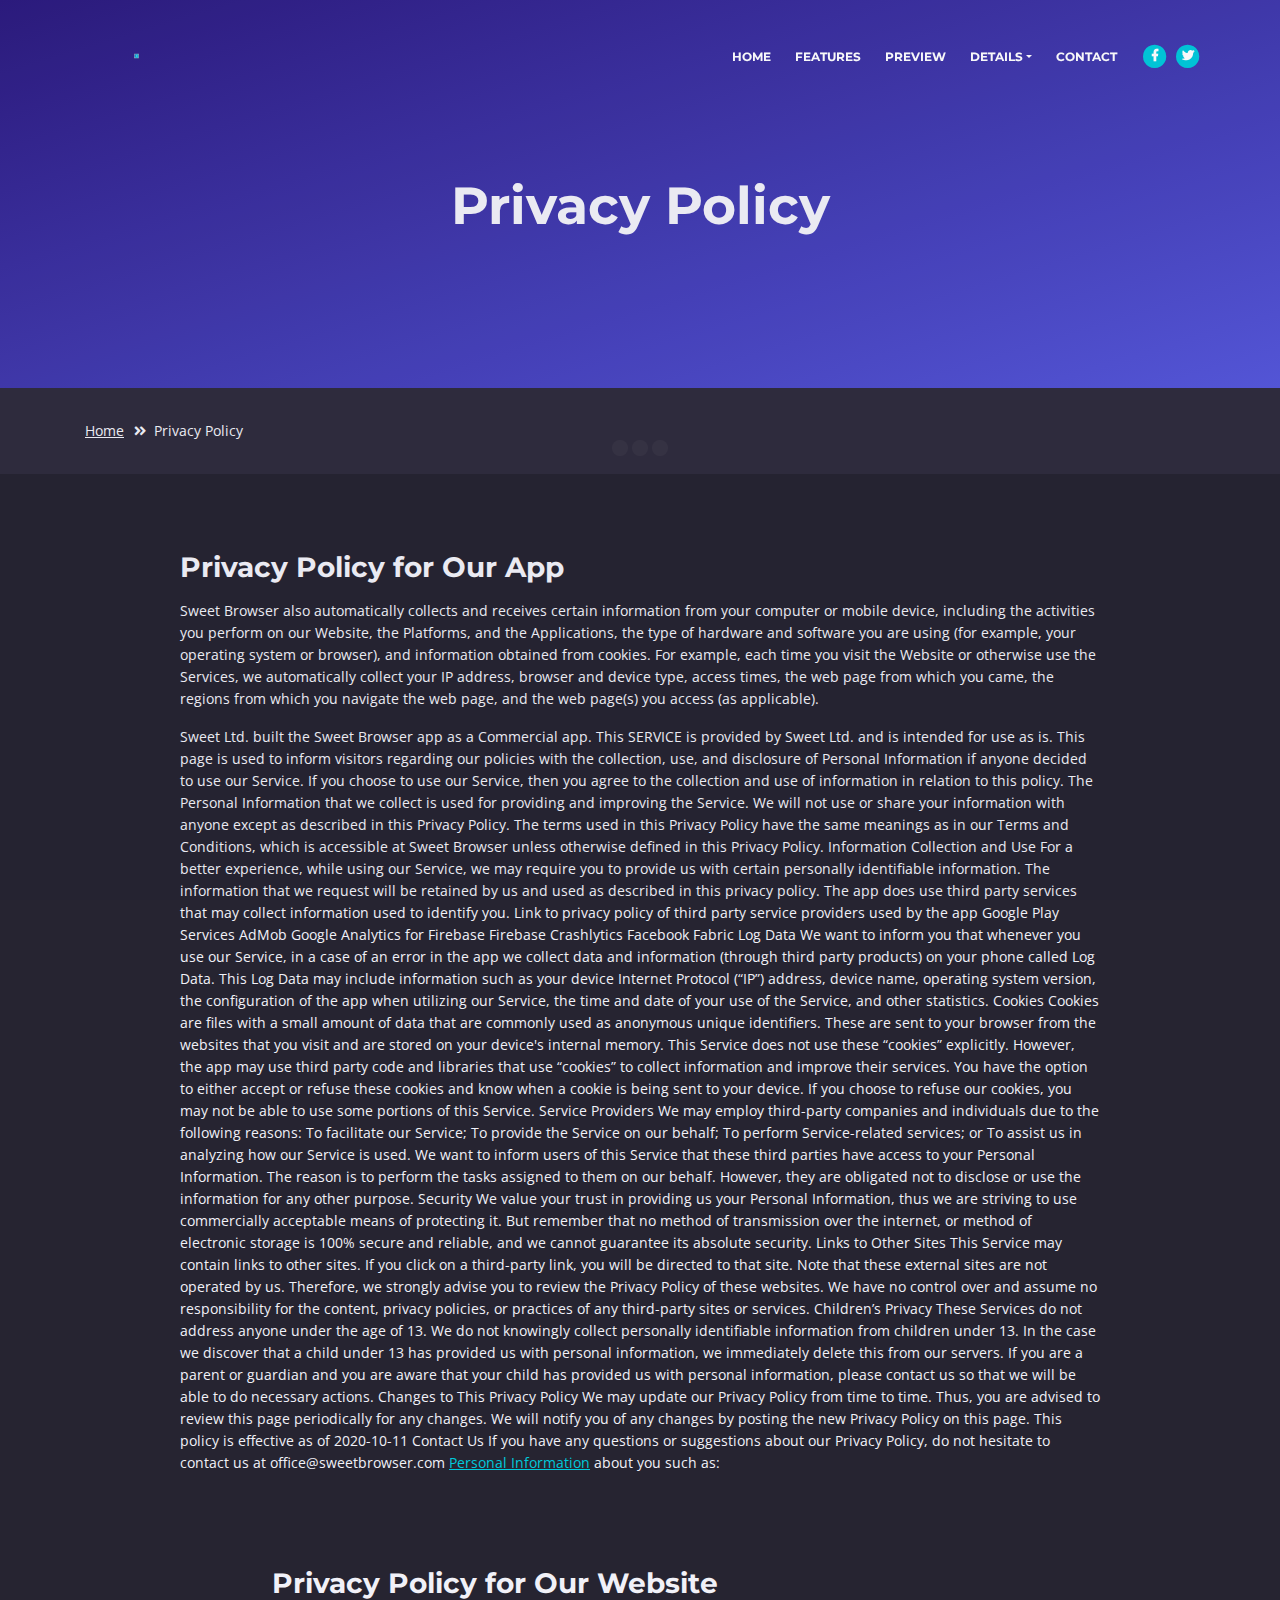
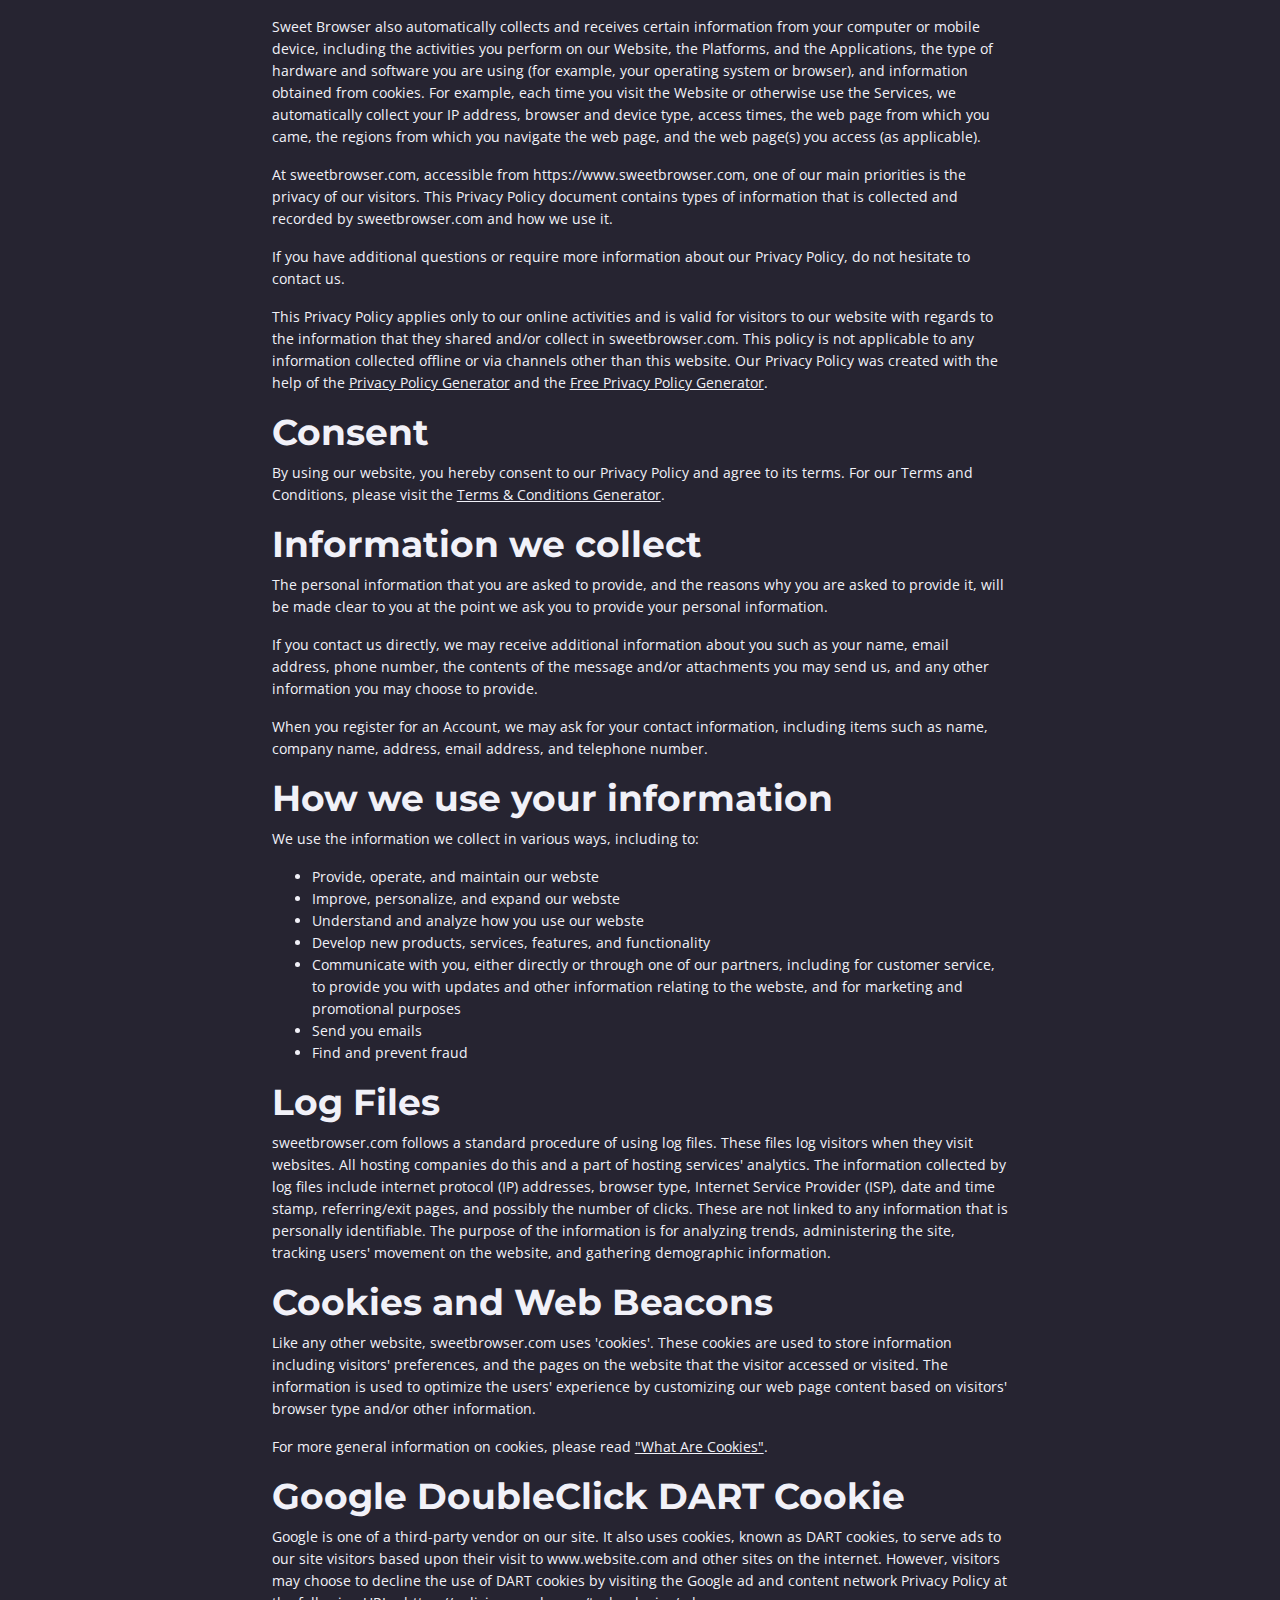
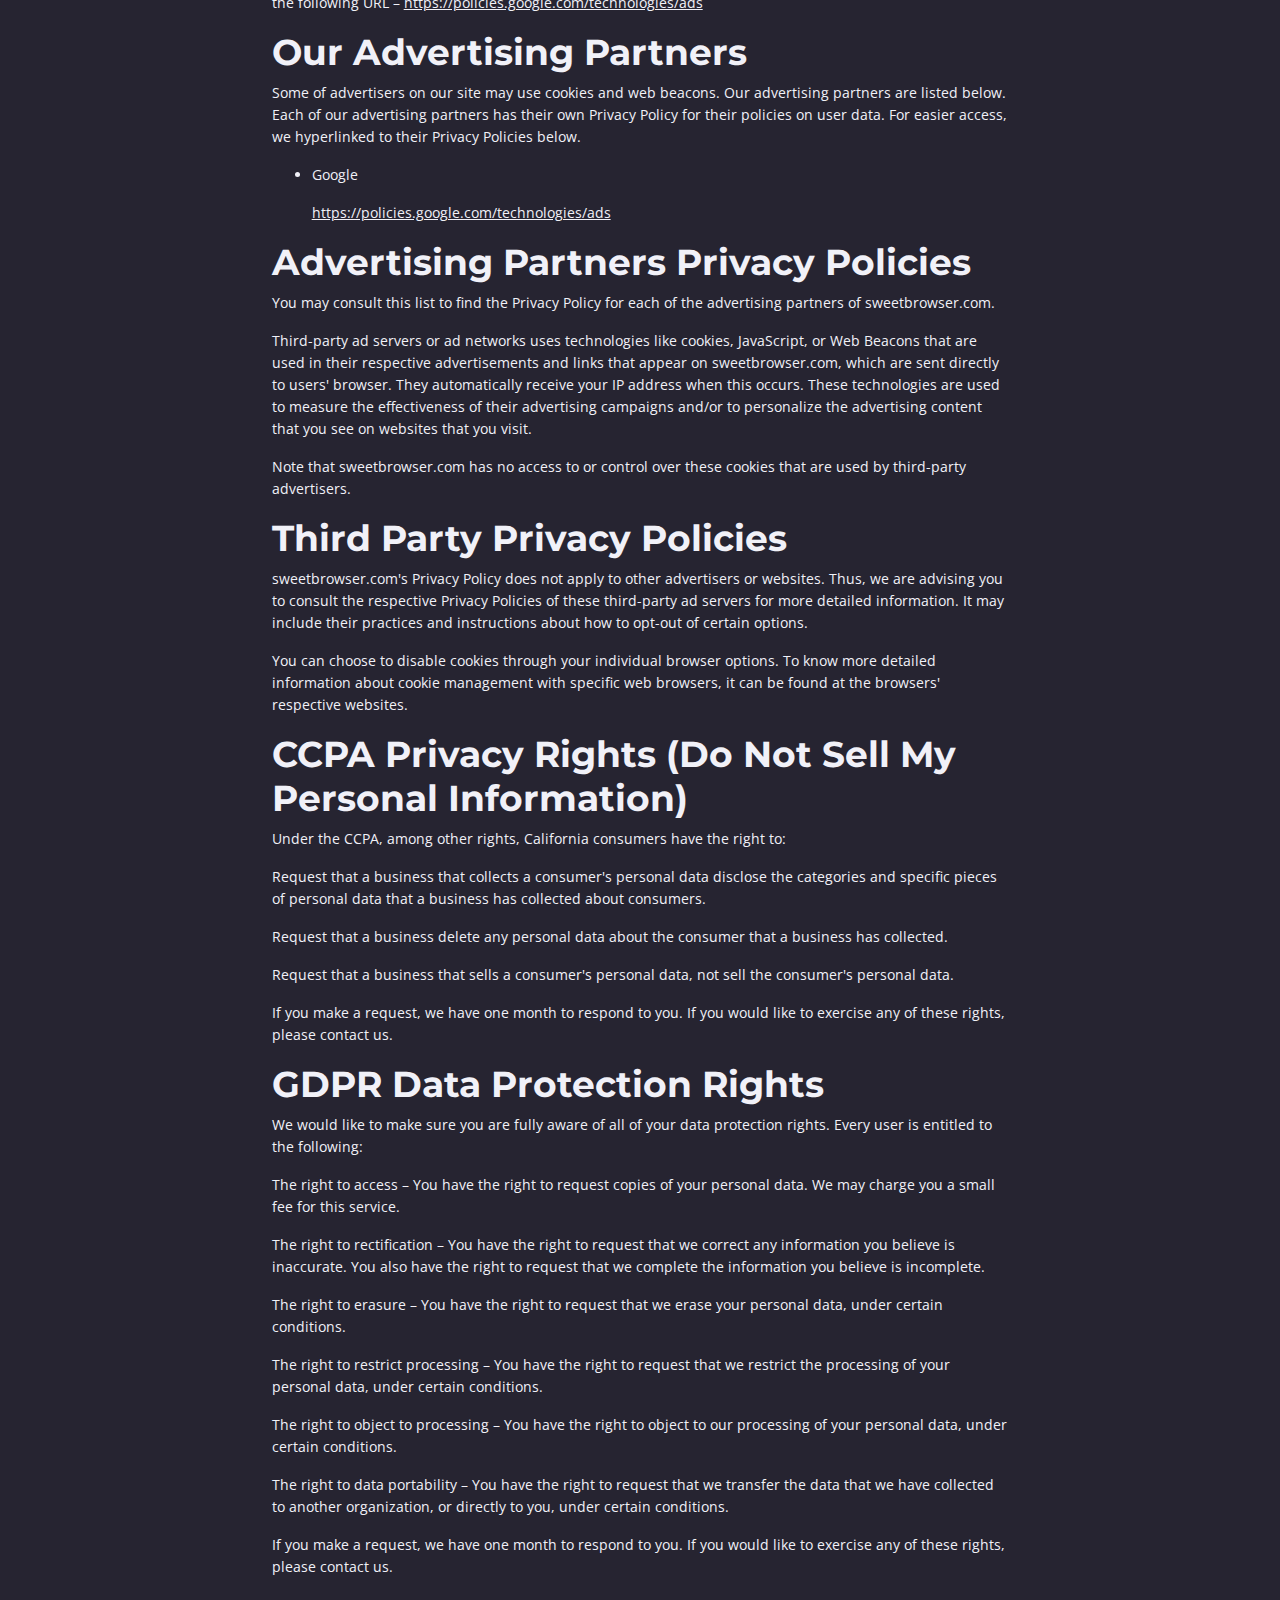
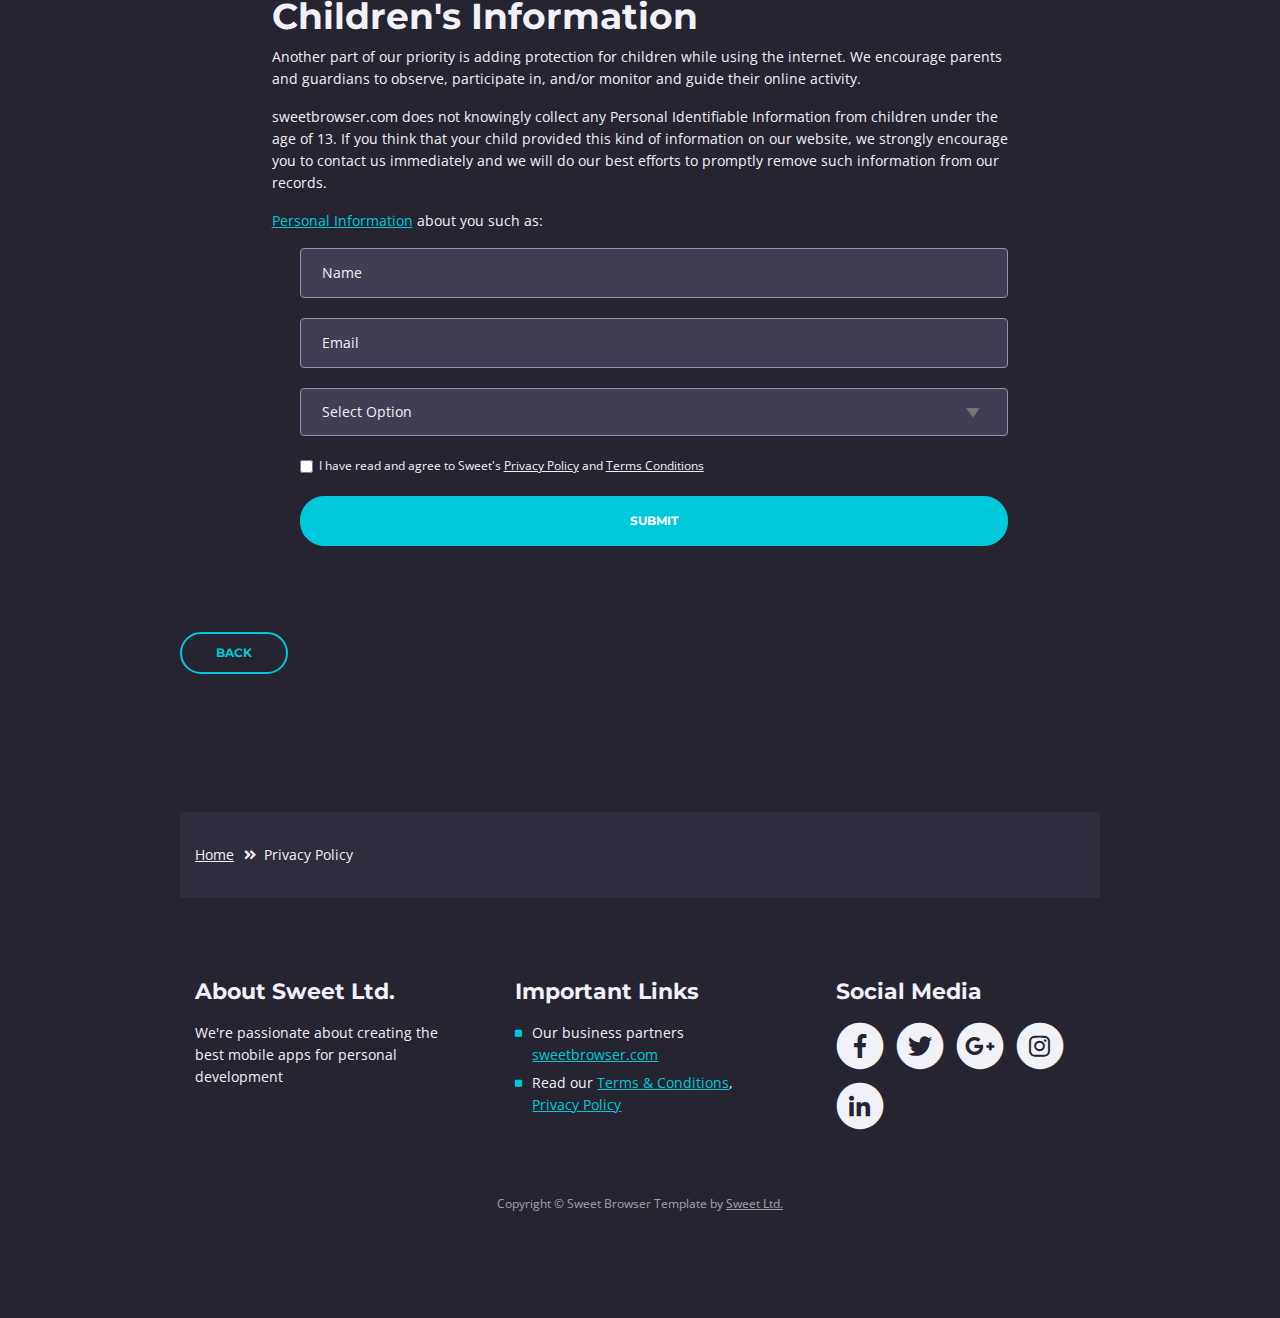
<file: privacy-policy.html>
<!DOCTYPE html>
<html lang="en">
<head>
    <meta charset="utf-8">
    <meta name="viewport" content="width=device-width, initial-scale=1, shrink-to-fit=no">
    
    <!-- SEO Meta Tags -->
    <meta name="description" content="Best application for light-speed web surfing  ">
    <meta name="author" content="Sweet Browser">

    <!-- OG Meta Tags to improve the way the post looks when you share the page on LinkedIn, Facebook, Google+ -->
	<meta property="og:site_name" content="" /> <!-- website name -->
	<meta property="og:site" content="" /> <!-- website link -->
	<meta property="og:title" content=""/> <!-- title shown in the actual shared post -->
	<meta property="og:description" content="" /> <!-- description shown in the actual shared post -->
	<meta property="og:image" content="" /> <!-- image link, make sure it's jpg -->
	<meta property="og:url" content="" /> <!-- where do you want your post to link to -->
	<meta property="og:type" content="article" />

    <!-- Website Title -->
    <title>Privacy Policy - Sweet Browser </title>
    
    <!-- Styles -->
    <link href="https://fonts.googleapis.com/css?family=Open+Sans:300,300i,400,400i,600,600i,700,700i" rel="stylesheet">
    <link href="https://fonts.googleapis.com/css?family=Montserrat:600,700" rel="stylesheet">
    <link href="css/bootstrap.css" rel="stylesheet">
    <link href="css/fontawesome-all.css" rel="stylesheet">
    <link href="css/swiper.css" rel="stylesheet">
	<link href="css/magnific-popup.css" rel="stylesheet">
    <link href="css/styles.css" rel="stylesheet">
	
	<!-- Favicon  -->
    <link rel="icon" href="images/favicon.png">
</head>
<body data-spy="scroll" data-target=".fixed-top">
    
    <!-- Preloader -->
	<div class="spinner-wrapper">
        <div class="spinner">
            <div class="bounce1"></div>
            <div class="bounce2"></div>
            <div class="bounce3"></div>
        </div>
    </div>
    <!-- end of preloader -->
    

    <!-- Navbar -->
    <nav class="navbar navbar-expand-md navbar-dark navbar-custom fixed-top">
        <!-- Text Logo - Use this if you don't have a graphic logo -->
        <!-- <a class="navbar-brand logo-text page-scroll" href="index.html">Leno</a> -->

        <!-- Image Logo -->
        <a class="navbar-brand logo-image" href="index.html"><img src="images/logo.svg" alt="alternative"></a> 
        
        <!-- Mobile Menu Toggle Button -->
        <button class="navbar-toggler" type="button" data-toggle="collapse" data-target="#navbarsExampleDefault" aria-controls="navbarsExampleDefault" aria-expanded="false" aria-label="Toggle navigation">
            <span class="navbar-toggler-awesome fas fa-bars"></span>
            <span class="navbar-toggler-awesome fas fa-times"></span>
        </button>
        <!-- end of mobile menu toggle button -->

        <div class="collapse navbar-collapse" id="navbarsExampleDefault">
            <ul class="navbar-nav ml-auto">
                <li class="nav-item">
                    <a class="nav-link page-scroll" href="index.html#header">HOME <span class="sr-only">(current)</span></a>
                </li>
                <li class="nav-item">
                    <a class="nav-link page-scroll" href="index.html#features">FEATURES</a>
                </li>
                <li class="nav-item">
                    <a class="nav-link page-scroll" href="index.html#preview">PREVIEW</a>
                </li>

                <!-- Dropdown Menu -->          
                <li class="nav-item dropdown">
                    <a class="nav-link dropdown-toggle page-scroll" href="index.html#details" id="navbarDropdown" role="button" aria-haspopup="true" aria-expanded="false">DETAILS</a>
                    <div class="dropdown-menu" aria-labelledby="navbarDropdown">
                        <a class="dropdown-item" href="terms-conditions.html"><span class="item-text">TERMS CONDITIONS</span></a>
                        <div class="dropdown-items-divide-hr"></div>
                        <a class="dropdown-item" href="privacy-policy.html"><span class="item-text">PRIVACY POLICY</span></a>
                    </div>
                </li>
                <!-- end of dropdown menu -->

                <li class="nav-item">
                    <a class="nav-link page-scroll" href="index.html#contact">CONTACT</a>
                </li>
            </ul>
            <span class="nav-item social-icons">
                <span class="fa-stack">
                    <a href="#your-link">
                        <i class="fas fa-circle fa-stack-2x"></i>
                        <i class="fab fa-facebook-f fa-stack-1x"></i>
                    </a>
                </span>
                <span class="fa-stack">
                    <a href="#your-link">
                        <i class="fas fa-circle fa-stack-2x"></i>
                        <i class="fab fa-twitter fa-stack-1x"></i>
                    </a>
                </span>
            </span>
        </div>
    </nav> <!-- end of navbar -->
    <!-- end of navbar -->


    <!-- Header -->
    <header id="header" class="ex-header">
        <div class="container">
            <div class="row">
                <div class="col-md-12">
                    <h1>Privacy Policy</h1>
                </div> <!-- end of col -->
            </div> <!-- end of row -->
        </div> <!-- end of container -->
    </header> <!-- end of ex-header -->
    <!-- end of header -->


    <!-- Breadcrumbs -->
    <div class="ex-basic-1">
        <div class="container">
            <div class="row">
                <div class="col-lg-12">
                    <div class="breadcrumbs">
                        <a href="index.html">Home</a><i class="fa fa-angle-double-right"></i><span>Privacy Policy</span>
                    </div> <!-- end of breadcrumbs -->
                </div> <!-- end of col -->
            </div> <!-- end of row -->
        </div> <!-- end of container -->
    </div> <!-- end of ex-basic-1 -->
    <!-- end of breadcrumbs -->


    <!-- Privacy Content -->
    <div class="ex-basic-2">
        <div class="container">
            <div class="row">
                <div class="col-lg-10 offset-lg-1">
                    <div class="text-container">
                        <h3>Privacy Policy for Our App</h3>
                        <p>Sweet Browser also automatically collects and receives certain information from your computer or mobile device, including the activities you perform on our Website, the Platforms, and the Applications, the type of hardware and software you are using (for example, your operating system or browser), and information obtained from cookies. For example, each time you visit the Website or otherwise use the Services, we automatically collect your IP address, browser and device type, access times, the web page from which you came, the regions from which you navigate the web page, and the web page(s) you access (as applicable).</p>
                        <p>
Sweet Ltd. built the Sweet Browser app as a Commercial app. This SERVICE is provided by Sweet Ltd. and is intended for use as is.

This page is used to inform visitors regarding our policies with the collection, use, and disclosure of Personal Information if anyone decided to use our Service.

If you choose to use our Service, then you agree to the collection and use of information in relation to this policy. The Personal Information that we collect is used for providing and improving the Service. We will not use or share your information with anyone except as described in this Privacy Policy.

The terms used in this Privacy Policy have the same meanings as in our Terms and Conditions, which is accessible at Sweet Browser unless otherwise defined in this Privacy Policy.

Information Collection and Use

For a better experience, while using our Service, we may require you to provide us with certain personally identifiable information. The information that we request will be retained by us and used as described in this privacy policy.

The app does use third party services that may collect information used to identify you.

Link to privacy policy of third party service providers used by the app

Google Play Services
AdMob
Google Analytics for Firebase
Firebase Crashlytics
Facebook
Fabric
Log Data

We want to inform you that whenever you use our Service, in a case of an error in the app we collect data and information (through third party products) on your phone called Log Data. This Log Data may include information such as your device Internet Protocol (“IP”) address, device name, operating system version, the configuration of the app when utilizing our Service, the time and date of your use of the Service, and other statistics.

Cookies

Cookies are files with a small amount of data that are commonly used as anonymous unique identifiers. These are sent to your browser from the websites that you visit and are stored on your device's internal memory.

This Service does not use these “cookies” explicitly. However, the app may use third party code and libraries that use “cookies” to collect information and improve their services. You have the option to either accept or refuse these cookies and know when a cookie is being sent to your device. If you choose to refuse our cookies, you may not be able to use some portions of this Service.

Service Providers

We may employ third-party companies and individuals due to the following reasons:

To facilitate our Service;
To provide the Service on our behalf;
To perform Service-related services; or
To assist us in analyzing how our Service is used.
We want to inform users of this Service that these third parties have access to your Personal Information. The reason is to perform the tasks assigned to them on our behalf. However, they are obligated not to disclose or use the information for any other purpose.

Security

We value your trust in providing us your Personal Information, thus we are striving to use commercially acceptable means of protecting it. But remember that no method of transmission over the internet, or method of electronic storage is 100% secure and reliable, and we cannot guarantee its absolute security.

Links to Other Sites

This Service may contain links to other sites. If you click on a third-party link, you will be directed to that site. Note that these external sites are not operated by us. Therefore, we strongly advise you to review the Privacy Policy of these websites. We have no control over and assume no responsibility for the content, privacy policies, or practices of any third-party sites or services.

Children’s Privacy

These Services do not address anyone under the age of 13. We do not knowingly collect personally identifiable information from children under 13. In the case we discover that a child under 13 has provided us with personal information, we immediately delete this from our servers. If you are a parent or guardian and you are aware that your child has provided us with personal information, please contact us so that we will be able to do necessary actions.

Changes to This Privacy Policy

We may update our Privacy Policy from time to time. Thus, you are advised to review this page periodically for any changes. We will notify you of any changes by posting the new Privacy Policy on this page.

This policy is effective as of 2020-10-11

Contact Us

If you have any questions or suggestions about our Privacy Policy, do not hesitate to contact us at office@sweetbrowser.com <a class="turquoise" href="#your-link">Personal Information</a> about you such as:</p>
                     <!-- Privacy Content -->
    <div class="ex-basic-2">
        <div class="container">
            <div class="row">
                <div class="col-lg-10 offset-lg-1">
                    <div class="text-container">
                        <h3>Privacy Policy for Our Website</h3>
                        <p>Sweet Browser also automatically collects and receives certain information from your computer or mobile device, including the activities you perform on our Website, the Platforms, and the Applications, the type of hardware and software you are using (for example, your operating system or browser), and information obtained from cookies. For example, each time you visit the Website or otherwise use the Services, we automatically collect your IP address, browser and device type, access times, the web page from which you came, the regions from which you navigate the web page, and the web page(s) you access (as applicable).</p>
                       

<p>At sweetbrowser.com, accessible from https://www.sweetbrowser.com, one of our main priorities is the privacy of our visitors. This Privacy Policy document contains types of information that is collected and recorded by sweetbrowser.com and how we use it.</p>

<p>If you have additional questions or require more information about our Privacy Policy, do not hesitate to contact us.</p>

<p>This Privacy Policy applies only to our online activities and is valid for visitors to our website with regards to the information that they shared and/or collect in sweetbrowser.com. This policy is not applicable to any information collected offline or via channels other than this website. Our Privacy Policy was created with the help of the <a href="https://www.privacypolicygenerator.info">Privacy Policy Generator</a> and the <a href="https://www.generateprivacypolicy.com/">Free Privacy Policy Generator</a>.</p>

<h2>Consent</h2>

<p>By using our website, you hereby consent to our Privacy Policy and agree to its terms. For our Terms and Conditions, please visit the <a href="https://www.privacypolicyonline.com/terms-conditions-generator/">Terms & Conditions Generator</a>.</p>

<h2>Information we collect</h2>

<p>The personal information that you are asked to provide, and the reasons why you are asked to provide it, will be made clear to you at the point we ask you to provide your personal information.</p>
<p>If you contact us directly, we may receive additional information about you such as your name, email address, phone number, the contents of the message and/or attachments you may send us, and any other information you may choose to provide.</p>
<p>When you register for an Account, we may ask for your contact information, including items such as name, company name, address, email address, and telephone number.</p>

<h2>How we use your information</h2>

<p>We use the information we collect in various ways, including to:</p>

<ul>
<li>Provide, operate, and maintain our webste</li>
<li>Improve, personalize, and expand our webste</li>
<li>Understand and analyze how you use our webste</li>
<li>Develop new products, services, features, and functionality</li>
<li>Communicate with you, either directly or through one of our partners, including for customer service, to provide you with updates and other information relating to the webste, and for marketing and promotional purposes</li>
<li>Send you emails</li>
<li>Find and prevent fraud</li>
</ul>

<h2>Log Files</h2>

<p>sweetbrowser.com follows a standard procedure of using log files. These files log visitors when they visit websites. All hosting companies do this and a part of hosting services' analytics. The information collected by log files include internet protocol (IP) addresses, browser type, Internet Service Provider (ISP), date and time stamp, referring/exit pages, and possibly the number of clicks. These are not linked to any information that is personally identifiable. The purpose of the information is for analyzing trends, administering the site, tracking users' movement on the website, and gathering demographic information.</p>

<h2>Cookies and Web Beacons</h2>

<p>Like any other website, sweetbrowser.com uses 'cookies'. These cookies are used to store information including visitors' preferences, and the pages on the website that the visitor accessed or visited. The information is used to optimize the users' experience by customizing our web page content based on visitors' browser type and/or other information.</p>

<p>For more general information on cookies, please read <a href="https://www.cookieconsent.com/what-are-cookies/">"What Are Cookies"</a>.</p>

<h2>Google DoubleClick DART Cookie</h2>

<p>Google is one of a third-party vendor on our site. It also uses cookies, known as DART cookies, to serve ads to our site visitors based upon their visit to www.website.com and other sites on the internet. However, visitors may choose to decline the use of DART cookies by visiting the Google ad and content network Privacy Policy at the following URL – <a href="https://policies.google.com/technologies/ads">https://policies.google.com/technologies/ads</a></p>

<h2>Our Advertising Partners</h2>

<p>Some of advertisers on our site may use cookies and web beacons. Our advertising partners are listed below. Each of our advertising partners has their own Privacy Policy for their policies on user data. For easier access, we hyperlinked to their Privacy Policies below.</p>

<ul>
    <li>
        <p>Google</p>
        <p><a href="https://policies.google.com/technologies/ads">https://policies.google.com/technologies/ads</a></p>
    </li>
</ul>

<h2>Advertising Partners Privacy Policies</h2>

<P>You may consult this list to find the Privacy Policy for each of the advertising partners of sweetbrowser.com.</p>

<p>Third-party ad servers or ad networks uses technologies like cookies, JavaScript, or Web Beacons that are used in their respective advertisements and links that appear on sweetbrowser.com, which are sent directly to users' browser. They automatically receive your IP address when this occurs. These technologies are used to measure the effectiveness of their advertising campaigns and/or to personalize the advertising content that you see on websites that you visit.</p>

<p>Note that sweetbrowser.com has no access to or control over these cookies that are used by third-party advertisers.</p>

<h2>Third Party Privacy Policies</h2>

<p>sweetbrowser.com's Privacy Policy does not apply to other advertisers or websites. Thus, we are advising you to consult the respective Privacy Policies of these third-party ad servers for more detailed information. It may include their practices and instructions about how to opt-out of certain options. </p>

<p>You can choose to disable cookies through your individual browser options. To know more detailed information about cookie management with specific web browsers, it can be found at the browsers' respective websites.</p>

<h2>CCPA Privacy Rights (Do Not Sell My Personal Information)</h2>

<p>Under the CCPA, among other rights, California consumers have the right to:</p>
<p>Request that a business that collects a consumer's personal data disclose the categories and specific pieces of personal data that a business has collected about consumers.</p>
<p>Request that a business delete any personal data about the consumer that a business has collected.</p>
<p>Request that a business that sells a consumer's personal data, not sell the consumer's personal data.</p>
<p>If you make a request, we have one month to respond to you. If you would like to exercise any of these rights, please contact us.</p>

<h2>GDPR Data Protection Rights</h2>

<p>We would like to make sure you are fully aware of all of your data protection rights. Every user is entitled to the following:</p>
<p>The right to access – You have the right to request copies of your personal data. We may charge you a small fee for this service.</p>
<p>The right to rectification – You have the right to request that we correct any information you believe is inaccurate. You also have the right to request that we complete the information you believe is incomplete.</p>
<p>The right to erasure – You have the right to request that we erase your personal data, under certain conditions.</p>
<p>The right to restrict processing – You have the right to request that we restrict the processing of your personal data, under certain conditions.</p>
<p>The right to object to processing – You have the right to object to our processing of your personal data, under certain conditions.</p>
<p>The right to data portability – You have the right to request that we transfer the data that we have collected to another organization, or directly to you, under certain conditions.</p>
<p>If you make a request, we have one month to respond to you. If you would like to exercise any of these rights, please contact us.</p>

<h2>Children's Information</h2>

<p>Another part of our priority is adding protection for children while using the internet. We encourage parents and guardians to observe, participate in, and/or monitor and guide their online activity.</p>

<p>sweetbrowser.com does not knowingly collect any Personal Identifiable Information from children under the age of 13. If you think that your child provided this kind of information on our website, we strongly encourage you to contact us immediately and we will do our best efforts to promptly remove such information from our records.</p>
<a class="turquoise" href="#your-link">Personal Information</a> about you such as:</p>

                            <!-- Privacy Form -->
                            <div class="form-container">
                                <form id="privacyForm" data-toggle="validator" data-focus="false">
                                    <div class="form-group">
                                        <input type="text" class="form-control-input" id="pname" required>
                                        <label class="label-control" for="pname">Name</label>
                                        <div class="help-block with-errors"></div>
                                    </div>
                                    <div class="form-group">
                                        <input type="email" class="form-control-input" id="pemail" required>
                                        <label class="label-control" for="pemail">Email</label>
                                        <div class="help-block with-errors"></div>
                                    </div>
                                    <div class="form-group">
                                        <select class="form-control-select" id="pselect" required>
                                            <option class="select-option" value="" disabled selected>Select Option</option>
                                            <option class="select-option" value="Delete data">Delete my data</option>
                                            <option class="select-option" value="Show me data">Show me my data</option>
                                        </select>
                                        <div class="help-block with-errors"></div>
                                    </div>
                                    <div class="form-group checkbox">
                                        <input type="checkbox" id="pterms" value="Agreed-to-Terms" required>I have read and agree to Sweet's <a href="privacy-policy.html">Privacy Policy</a> and <a href="terms-conditions.html">Terms Conditions</a>
                                        <div class="help-block with-errors"></div>
                                    </div>
                                    <div class="form-group">
                                        <button type="submit" class="form-control-submit-button">SUBMIT</button>
                                    </div>
                                    <div class="form-message">
                                        <div id="pmsgSubmit" class="h3 text-center hidden"></div>
                                    </div>
                                </form>
                            </div> <!-- end of form container -->
                            <!-- end of privacy form -->

                        </div> <!-- end of col--> 
                    </div> <!-- end of row -->
                    <a class="btn-outline-reg back" href="index.html">BACK</a>
                </div> <!-- end of col-->
            </div> <!-- end of row -->
        </div> <!-- end of container -->
    </div> <!-- end of ex-basic-2 -->
    <!-- end of privacy content -->


    <!-- Breadcrumbs -->
    <div class="ex-basic-1">
        <div class="container">
            <div class="row">
                <div class="col-lg-12">
                    <div class="breadcrumbs">
                        <a href="index.html">Home</a><i class="fa fa-angle-double-right"></i><span>Privacy Policy</span>
                    </div> <!-- end of breadcrumbs -->
                </div> <!-- end of col -->
            </div> <!-- end of row -->
        </div> <!-- end of container -->
    </div> <!-- end of ex-basic-1 -->
    <!-- end of breadcrumbs -->

    
    <!-- Footer -->
    <div class="footer">
        <div class="container">
            <div class="row">
                <div class="col-md-4">
                    <div class="footer-col">
                        <h4>About Sweet Ltd.</h4>
                        <p>We're passionate about creating the best mobile apps for personal development</p>
                    </div>
                </div> <!-- end of col -->
                <div class="col-md-4">
                    <div class="footer-col middle">
                        <h4>Important Links</h4>
                        <ul class="list-unstyled li-space-lg">
                            <li class="media">
                                <i class="fas fa-square"></i>
                                <div class="media-body">Our business partners <a class="turquoise" href="#your-link">sweetbrowser.com</a></div>
                            </li>
                            <li class="media">
                                <i class="fas fa-square"></i>
                                <div class="media-body">Read our <a class="turquoise" href="terms-conditions.html">Terms & Conditions</a>, <a class="turquoise" href="privacy-policy.html">Privacy Policy</a></div>
                            </li>
                        </ul>
                    </div>
                </div> <!-- end of col -->
                <div class="col-md-4">
                    <div class="footer-col last">
                        <h4>Social Media</h4>
                        <span class="fa-stack">
                            <a href="#your-link">
                                <i class="fas fa-circle fa-stack-2x"></i>
                                <i class="fab fa-facebook-f fa-stack-1x"></i>
                            </a>
                        </span>
                        <span class="fa-stack">
                            <a href="#your-link">
                                <i class="fas fa-circle fa-stack-2x"></i>
                                <i class="fab fa-twitter fa-stack-1x"></i>
                            </a>
                        </span>
                        <span class="fa-stack">
                            <a href="#your-link">
                                <i class="fas fa-circle fa-stack-2x"></i>
                                <i class="fab fa-google-plus-g fa-stack-1x"></i>
                            </a>
                        </span>
                        <span class="fa-stack">
                            <a href="#your-link">
                                <i class="fas fa-circle fa-stack-2x"></i>
                                <i class="fab fa-instagram fa-stack-1x"></i>
                            </a>
                        </span>
                        <span class="fa-stack">
                            <a href="#your-link">
                                <i class="fas fa-circle fa-stack-2x"></i>
                                <i class="fab fa-linkedin-in fa-stack-1x"></i>
                            </a>
                        </span>
                    </div> 
                </div> <!-- end of col -->
            </div> <!-- end of row -->
        </div> <!-- end of container -->
    </div> <!-- end of footer -->  
    <!-- end of footer -->


    <!-- Copyright -->
    <div class="copyright">
        <div class="container">
            <div class="row">
                <div class="col-lg-12">
                    <p class="p-small">Copyright © Sweet Browser Template by <a href="http://www.sweetbrowser.com">Sweet Ltd.</a></p>
                </div> <!-- end of col -->
            </div> <!-- enf of row -->
        </div> <!-- end of container -->
    </div> <!-- end of copyright --> 
    <!-- end of copyright -->

	
    <!-- Scripts -->
    <script src="js/jquery.min.js"></script> <!-- jQuery for Bootstrap's JavaScript plugins -->
    <script src="js/popper.min.js"></script> <!-- Popper tooltip library for Bootstrap -->
    <script src="js/bootstrap.min.js"></script> <!-- Bootstrap framework -->
    <script src="js/jquery.easing.min.js"></script> <!-- jQuery Easing for smooth scrolling between anchors -->
    <script src="js/swiper.min.js"></script> <!-- Swiper for image and text sliders -->
    <script src="js/jquery.magnific-popup.js"></script> <!-- Magnific Popup for lightboxes -->
    <script src="js/morphext.min.js"></script> <!-- Morphtext rotating text in the header -->
    <script src="js/validator.min.js"></script> <!-- Validator.js - Bootstrap plugin that validates forms -->
    <script src="js/scripts.js"></script> <!-- Custom scripts -->
    
</body>
</html>
</file>
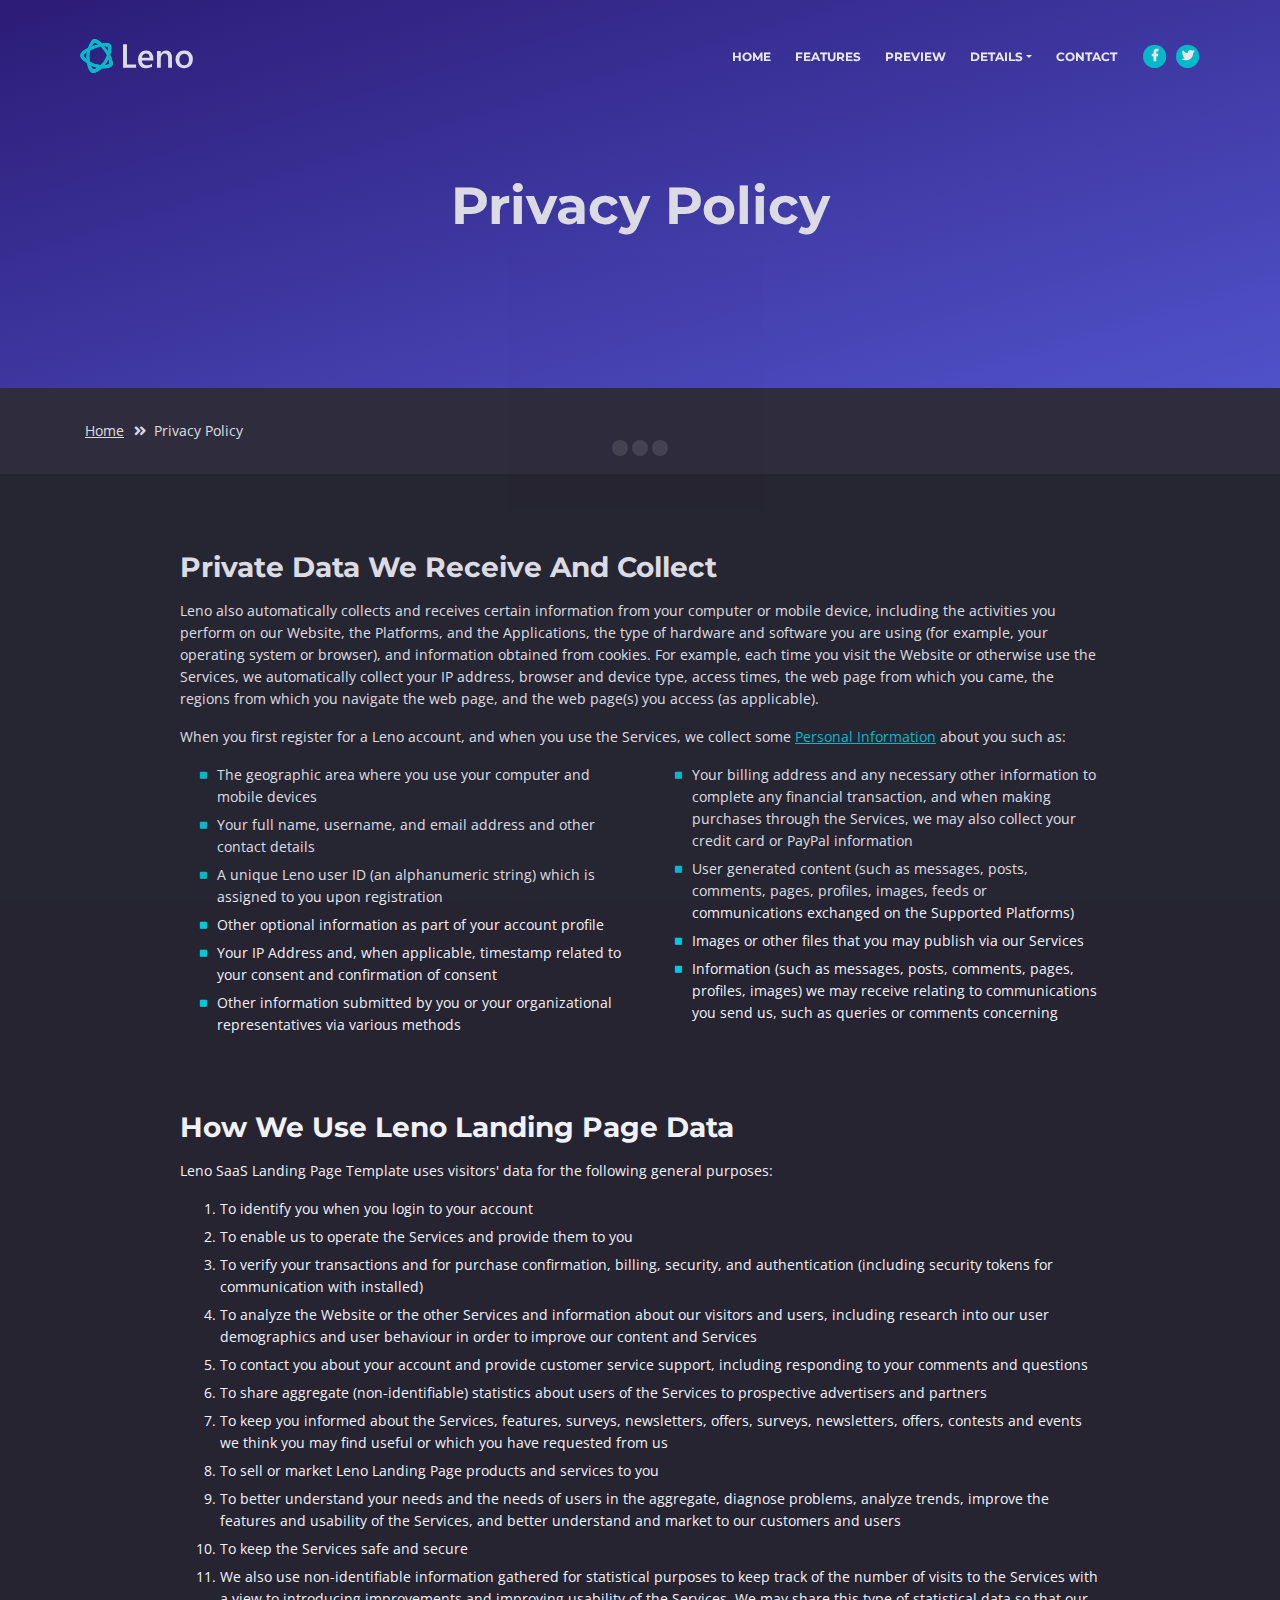
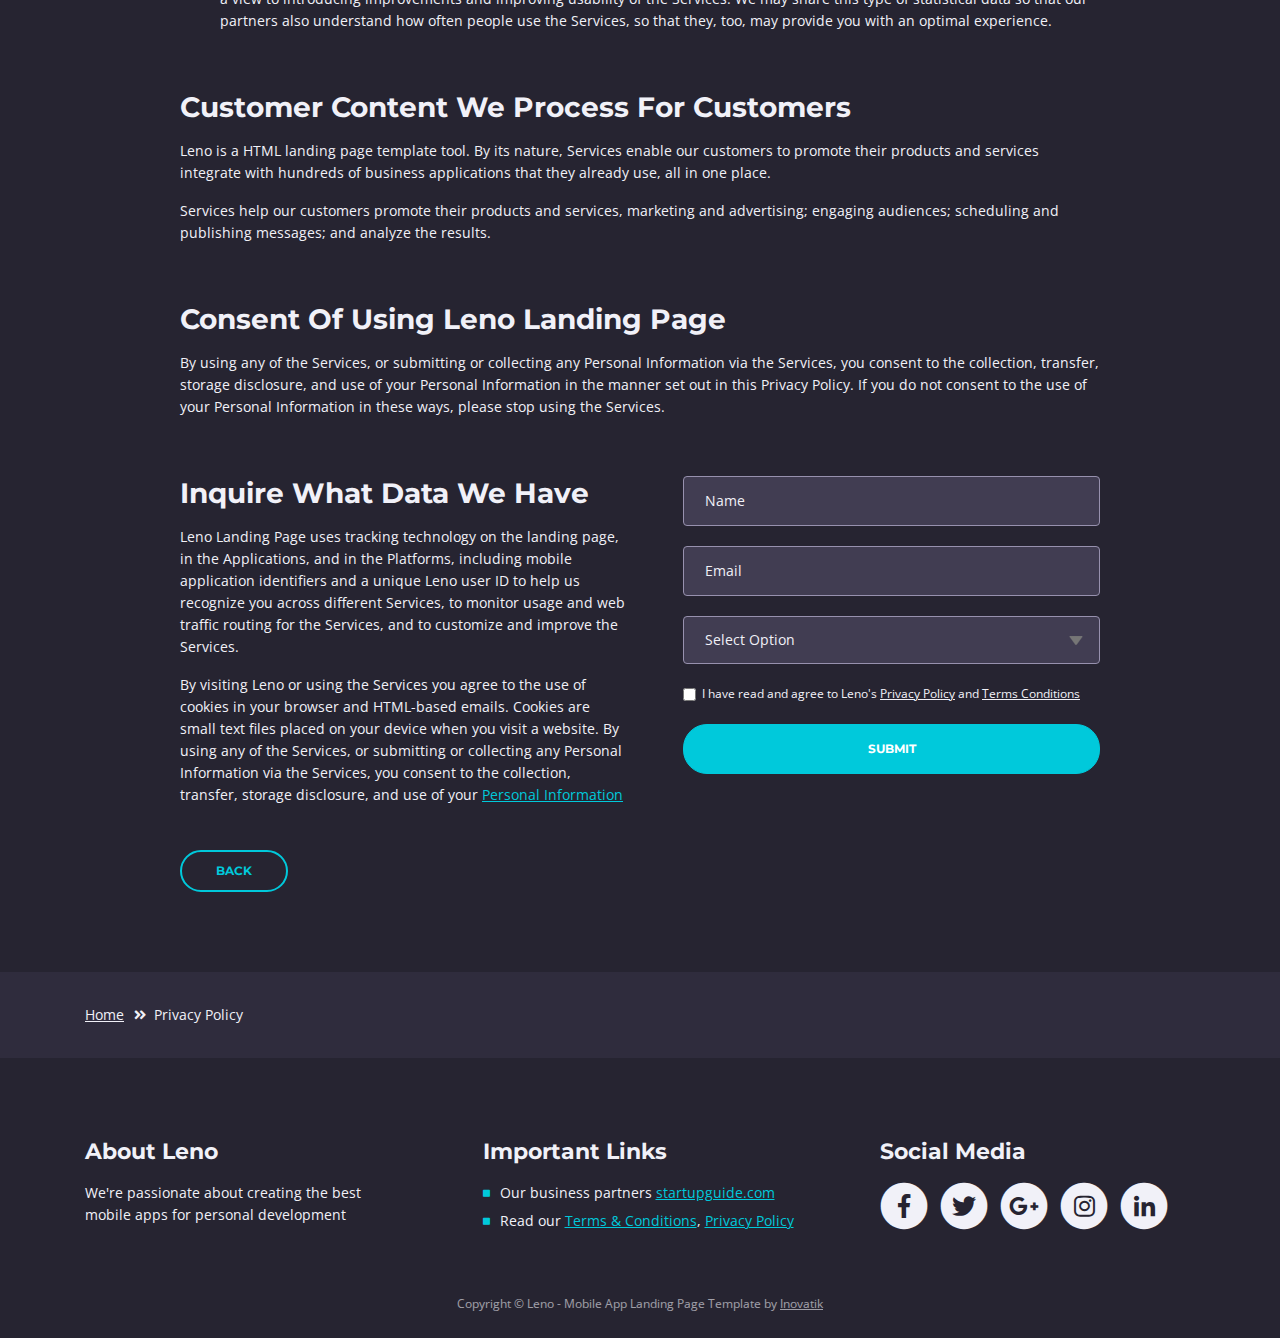
<file: wp-content/themes/privacy-policy.html>
<!DOCTYPE html>
<html lang="en">
<head>
    <meta charset="utf-8">
    <meta name="viewport" content="width=device-width, initial-scale=1, shrink-to-fit=no">
    
    <!-- SEO Meta Tags -->
    <meta name="description" content="Free mobile app HTML landing page template to help you build a great online presence for your app which will convert visitors into users">
    <meta name="author" content="Inovatik">

    <!-- OG Meta Tags to improve the way the post looks when you share the page on LinkedIn, Facebook, Google+ -->
	<meta property="og:site_name" content="" /> <!-- website name -->
	<meta property="og:site" content="" /> <!-- website link -->
	<meta property="og:title" content=""/> <!-- title shown in the actual shared post -->
	<meta property="og:description" content="" /> <!-- description shown in the actual shared post -->
	<meta property="og:image" content="" /> <!-- image link, make sure it's jpg -->
	<meta property="og:url" content="" /> <!-- where do you want your post to link to -->
	<meta property="og:type" content="article" />

    <!-- Website Title -->
    <title>Privacy Policy - Leno - Free Mobile App Landing Page Template</title>
    
    <!-- Styles -->
    <link href="https://fonts.googleapis.com/css?family=Open+Sans:300,300i,400,400i,600,600i,700,700i" rel="stylesheet">
    <link href="https://fonts.googleapis.com/css?family=Montserrat:600,700" rel="stylesheet">
    <link href="css/bootstrap.css" rel="stylesheet">
    <link href="css/fontawesome-all.css" rel="stylesheet">
    <link href="css/swiper.css" rel="stylesheet">
	<link href="css/magnific-popup.css" rel="stylesheet">
    <link href="css/styles.css" rel="stylesheet">
	
	<!-- Favicon  -->
    <link rel="icon" href="images/favicon.png">
</head>
<body data-spy="scroll" data-target=".fixed-top">
    
    <!-- Preloader -->
	<div class="spinner-wrapper">
        <div class="spinner">
            <div class="bounce1"></div>
            <div class="bounce2"></div>
            <div class="bounce3"></div>
        </div>
    </div>
    <!-- end of preloader -->
    

    <!-- Navbar -->
    <nav class="navbar navbar-expand-md navbar-dark navbar-custom fixed-top">
        <!-- Text Logo - Use this if you don't have a graphic logo -->
        <!-- <a class="navbar-brand logo-text page-scroll" href="index.html">Leno</a> -->

        <!-- Image Logo -->
        <a class="navbar-brand logo-image" href="index.html"><img src="images/logo.svg" alt="alternative"></a> 
        
        <!-- Mobile Menu Toggle Button -->
        <button class="navbar-toggler" type="button" data-toggle="collapse" data-target="#navbarsExampleDefault" aria-controls="navbarsExampleDefault" aria-expanded="false" aria-label="Toggle navigation">
            <span class="navbar-toggler-awesome fas fa-bars"></span>
            <span class="navbar-toggler-awesome fas fa-times"></span>
        </button>
        <!-- end of mobile menu toggle button -->

        <div class="collapse navbar-collapse" id="navbarsExampleDefault">
            <ul class="navbar-nav ml-auto">
                <li class="nav-item">
                    <a class="nav-link page-scroll" href="index.html#header">HOME <span class="sr-only">(current)</span></a>
                </li>
                <li class="nav-item">
                    <a class="nav-link page-scroll" href="index.html#features">FEATURES</a>
                </li>
                <li class="nav-item">
                    <a class="nav-link page-scroll" href="index.html#preview">PREVIEW</a>
                </li>

                <!-- Dropdown Menu -->          
                <li class="nav-item dropdown">
                    <a class="nav-link dropdown-toggle page-scroll" href="index.html#details" id="navbarDropdown" role="button" aria-haspopup="true" aria-expanded="false">DETAILS</a>
                    <div class="dropdown-menu" aria-labelledby="navbarDropdown">
                        <a class="dropdown-item" href="terms-conditions.html"><span class="item-text">TERMS CONDITIONS</span></a>
                        <div class="dropdown-items-divide-hr"></div>
                        <a class="dropdown-item" href="privacy-policy.html"><span class="item-text">PRIVACY POLICY</span></a>
                    </div>
                </li>
                <!-- end of dropdown menu -->

                <li class="nav-item">
                    <a class="nav-link page-scroll" href="index.html#contact">CONTACT</a>
                </li>
            </ul>
            <span class="nav-item social-icons">
                <span class="fa-stack">
                    <a href="#your-link">
                        <i class="fas fa-circle fa-stack-2x"></i>
                        <i class="fab fa-facebook-f fa-stack-1x"></i>
                    </a>
                </span>
                <span class="fa-stack">
                    <a href="#your-link">
                        <i class="fas fa-circle fa-stack-2x"></i>
                        <i class="fab fa-twitter fa-stack-1x"></i>
                    </a>
                </span>
            </span>
        </div>
    </nav> <!-- end of navbar -->
    <!-- end of navbar -->


    <!-- Header -->
    <header id="header" class="ex-header">
        <div class="container">
            <div class="row">
                <div class="col-md-12">
                    <h1>Privacy Policy</h1>
                </div> <!-- end of col -->
            </div> <!-- end of row -->
        </div> <!-- end of container -->
    </header> <!-- end of ex-header -->
    <!-- end of header -->


    <!-- Breadcrumbs -->
    <div class="ex-basic-1">
        <div class="container">
            <div class="row">
                <div class="col-lg-12">
                    <div class="breadcrumbs">
                        <a href="index.html">Home</a><i class="fa fa-angle-double-right"></i><span>Privacy Policy</span>
                    </div> <!-- end of breadcrumbs -->
                </div> <!-- end of col -->
            </div> <!-- end of row -->
        </div> <!-- end of container -->
    </div> <!-- end of ex-basic-1 -->
    <!-- end of breadcrumbs -->


    <!-- Privacy Content -->
    <div class="ex-basic-2">
        <div class="container">
            <div class="row">
                <div class="col-lg-10 offset-lg-1">
                    <div class="text-container">
                        <h3>Private Data We Receive And Collect</h3>
                        <p>Leno also automatically collects and receives certain information from your computer or mobile device, including the activities you perform on our Website, the Platforms, and the Applications, the type of hardware and software you are using (for example, your operating system or browser), and information obtained from cookies. For example, each time you visit the Website or otherwise use the Services, we automatically collect your IP address, browser and device type, access times, the web page from which you came, the regions from which you navigate the web page, and the web page(s) you access (as applicable).</p>
                        <p>When you first register for a Leno account, and when you use the Services, we collect some <a class="turquoise" href="#your-link">Personal Information</a> about you such as:</p>
                        <div class="row">
                            <div class="col-md-6">
                                <ul class="list-unstyled li-space-lg indent">
                                    <li class="media">
                                        <i class="fas fa-square"></i>
                                        <div class="media-body">The geographic area where you use your computer and mobile devices</div>
                                    </li>
                                    <li class="media">
                                        <i class="fas fa-square"></i>
                                        <div class="media-body">Your full name, username, and email address and other contact details</div>
                                    </li>
                                    <li class="media">
                                        <i class="fas fa-square"></i>
                                        <div class="media-body">A unique Leno user ID (an alphanumeric string) which is assigned to you upon registration</div>
                                    </li>
                                    <li class="media">
                                        <i class="fas fa-square"></i>
                                        <div class="media-body">Other optional information as part of your account profile</div>
                                    </li>
                                    <li class="media">
                                        <i class="fas fa-square"></i>
                                        <div class="media-body">Your IP Address and, when applicable, timestamp related to your consent and confirmation of consent</div>
                                    </li>
                                    <li class="media">
                                        <i class="fas fa-square"></i>
                                        <div class="media-body">Other information submitted by you or your organizational representatives via various methods</div>
                                    </li>
                                </ul>
                            </div> <!-- end of col -->

                            <div class="col-md-6">
                                <ul class="list-unstyled li-space-lg indent">
                                    <li class="media">
                                        <i class="fas fa-square"></i>
                                        <div class="media-body">Your billing address and any necessary other information to complete any financial transaction, and when making purchases through the Services, we may also collect your credit card or PayPal information</div>
                                    </li>
                                    <li class="media">
                                        <i class="fas fa-square"></i>
                                        <div class="media-body">User generated content (such as messages, posts, comments, pages, profiles, images, feeds or communications exchanged on the Supported Platforms)</div>
                                    </li>
                                    <li class="media">
                                        <i class="fas fa-square"></i>
                                        <div class="media-body">Images or other files that you may publish via our Services</div>
                                    </li>
                                    <li class="media">
                                        <i class="fas fa-square"></i>
                                        <div class="media-body">Information (such as messages, posts, comments, pages, profiles, images) we may receive relating to communications you send us, such as queries or comments concerning</div>
                                    </li>
                                </ul>
                            </div> <!-- end of col -->
                        </div> <!-- end of row -->
                    </div> <!-- end of text-container-->
                    
                    <div class="text-container">
                        <h3>How We Use Leno Landing Page Data</h3>
                        <p>Leno SaaS Landing Page Template uses visitors' data for the following general purposes:</p>
                        <ol class="li-space-lg">
                            <li>To identify you when you login to your account</li>
                            <li>To enable us to operate the Services and provide them to you</li>
                            <li>To verify your transactions and for purchase confirmation, billing, security, and authentication (including security tokens for communication with installed)</li>
                            <li>To analyze the Website or the other Services and information about our visitors and users, including research into our user demographics and user behaviour in order to improve our content and Services</li>
                            <li>To contact you about your account and provide customer service support, including responding to your comments and questions</li>
                            <li>To share aggregate (non-identifiable) statistics about users of the Services to prospective advertisers and partners</li>
                            <li>To keep you informed about the Services, features, surveys, newsletters, offers, surveys, newsletters, offers, contests and events we think you may find useful or which you have requested from us</li>
                            <li>To sell or market Leno Landing Page products and services to you</li>
                            <li>To better understand your needs and the needs of users in the aggregate, diagnose problems, analyze trends, improve the features and usability of the Services, and better understand and market to our customers and users</li>
                            <li>To keep the Services safe and secure</li>
                            <li>We also use non-identifiable information gathered for statistical purposes to keep track of the number of visits to the Services with a view to introducing improvements and improving usability of the Services. We may share this type of statistical data so that our partners also understand how often people use the Services, so that they, too, may provide you with an optimal experience.</li>
                        </ol>
                    </div> <!-- end of text-container -->

                    <div class="text-container">
                        <h3>Customer Content We Process For Customers</h3>
                        <p>Leno is a HTML landing page template tool. By its nature, Services enable our customers to promote their products and services integrate with hundreds of business applications that they already use, all in one place.</p>
                        <p>Services help our customers promote their products and services, marketing and advertising; engaging audiences; scheduling and publishing messages; and analyze the results.</p>
                    </div> <!-- end of text container -->

                    <div class="text-container">
                        <h3>Consent Of Using Leno Landing Page</h3>
					    <p class="mb-5">By using any of the Services, or submitting or collecting any Personal Information via the Services, you consent to the collection, transfer, storage disclosure, and use of your Personal Information in the manner set out in this Privacy Policy. If you do not consent to the use of your Personal Information in these ways, please stop using the Services.</p>
                    </div> <!-- end of text-container -->
                                       
                    <div class="row">
                        <div class="col-md-6">
                            <div class="text-container last">
                                <h3>Inquire What Data We Have</h3>
                                <p>Leno Landing Page uses tracking technology on the landing page, in the Applications, and in the Platforms, including mobile application identifiers and a unique Leno user ID to help us recognize you across different Services, to monitor usage and web traffic routing for the Services, and to customize and improve the Services.</p>
                                <p> By visiting Leno or using the Services you agree to the use of cookies in your browser and HTML-based emails. Cookies are small text files placed on your device when you visit a website. By using any of the Services, or submitting or collecting any Personal Information via the Services, you consent to the collection, transfer, storage disclosure, and use of your <a class="turquoise" href="#your-link">Personal Information</a></p>
                            </div> <!-- end of text container -->
                        </div> <!-- end of col-->
                        <div class="col-md-6">

                            <!-- Privacy Form -->
                            <div class="form-container">
                                <form id="privacyForm" data-toggle="validator" data-focus="false">
                                    <div class="form-group">
                                        <input type="text" class="form-control-input" id="pname" required>
                                        <label class="label-control" for="pname">Name</label>
                                        <div class="help-block with-errors"></div>
                                    </div>
                                    <div class="form-group">
                                        <input type="email" class="form-control-input" id="pemail" required>
                                        <label class="label-control" for="pemail">Email</label>
                                        <div class="help-block with-errors"></div>
                                    </div>
                                    <div class="form-group">
                                        <select class="form-control-select" id="pselect" required>
                                            <option class="select-option" value="" disabled selected>Select Option</option>
                                            <option class="select-option" value="Delete data">Delete my data</option>
                                            <option class="select-option" value="Show me data">Show me my data</option>
                                        </select>
                                        <div class="help-block with-errors"></div>
                                    </div>
                                    <div class="form-group checkbox">
                                        <input type="checkbox" id="pterms" value="Agreed-to-Terms" required>I have read and agree to Leno's <a href="privacy-policy.html">Privacy Policy</a> and <a href="terms-conditions.html">Terms Conditions</a>
                                        <div class="help-block with-errors"></div>
                                    </div>
                                    <div class="form-group">
                                        <button type="submit" class="form-control-submit-button">SUBMIT</button>
                                    </div>
                                    <div class="form-message">
                                        <div id="pmsgSubmit" class="h3 text-center hidden"></div>
                                    </div>
                                </form>
                            </div> <!-- end of form container -->
                            <!-- end of privacy form -->

                        </div> <!-- end of col--> 
                    </div> <!-- end of row -->
                    <a class="btn-outline-reg back" href="index.html">BACK</a>
                </div> <!-- end of col-->
            </div> <!-- end of row -->
        </div> <!-- end of container -->
    </div> <!-- end of ex-basic-2 -->
    <!-- end of privacy content -->


    <!-- Breadcrumbs -->
    <div class="ex-basic-1">
        <div class="container">
            <div class="row">
                <div class="col-lg-12">
                    <div class="breadcrumbs">
                        <a href="index.html">Home</a><i class="fa fa-angle-double-right"></i><span>Privacy Policy</span>
                    </div> <!-- end of breadcrumbs -->
                </div> <!-- end of col -->
            </div> <!-- end of row -->
        </div> <!-- end of container -->
    </div> <!-- end of ex-basic-1 -->
    <!-- end of breadcrumbs -->

    
    <!-- Footer -->
    <div class="footer">
        <div class="container">
            <div class="row">
                <div class="col-md-4">
                    <div class="footer-col">
                        <h4>About Leno</h4>
                        <p>We're passionate about creating the best mobile apps for personal development</p>
                    </div>
                </div> <!-- end of col -->
                <div class="col-md-4">
                    <div class="footer-col middle">
                        <h4>Important Links</h4>
                        <ul class="list-unstyled li-space-lg">
                            <li class="media">
                                <i class="fas fa-square"></i>
                                <div class="media-body">Our business partners <a class="turquoise" href="#your-link">startupguide.com</a></div>
                            </li>
                            <li class="media">
                                <i class="fas fa-square"></i>
                                <div class="media-body">Read our <a class="turquoise" href="terms-conditions.html">Terms & Conditions</a>, <a class="turquoise" href="privacy-policy.html">Privacy Policy</a></div>
                            </li>
                        </ul>
                    </div>
                </div> <!-- end of col -->
                <div class="col-md-4">
                    <div class="footer-col last">
                        <h4>Social Media</h4>
                        <span class="fa-stack">
                            <a href="#your-link">
                                <i class="fas fa-circle fa-stack-2x"></i>
                                <i class="fab fa-facebook-f fa-stack-1x"></i>
                            </a>
                        </span>
                        <span class="fa-stack">
                            <a href="#your-link">
                                <i class="fas fa-circle fa-stack-2x"></i>
                                <i class="fab fa-twitter fa-stack-1x"></i>
                            </a>
                        </span>
                        <span class="fa-stack">
                            <a href="#your-link">
                                <i class="fas fa-circle fa-stack-2x"></i>
                                <i class="fab fa-google-plus-g fa-stack-1x"></i>
                            </a>
                        </span>
                        <span class="fa-stack">
                            <a href="#your-link">
                                <i class="fas fa-circle fa-stack-2x"></i>
                                <i class="fab fa-instagram fa-stack-1x"></i>
                            </a>
                        </span>
                        <span class="fa-stack">
                            <a href="#your-link">
                                <i class="fas fa-circle fa-stack-2x"></i>
                                <i class="fab fa-linkedin-in fa-stack-1x"></i>
                            </a>
                        </span>
                    </div> 
                </div> <!-- end of col -->
            </div> <!-- end of row -->
        </div> <!-- end of container -->
    </div> <!-- end of footer -->  
    <!-- end of footer -->


    <!-- Copyright -->
    <div class="copyright">
        <div class="container">
            <div class="row">
                <div class="col-lg-12">
                    <p class="p-small">Copyright © Leno - Mobile App Landing Page Template by <a href="http://www.inovatik.com">Inovatik</a></p>
                </div> <!-- end of col -->
            </div> <!-- enf of row -->
        </div> <!-- end of container -->
    </div> <!-- end of copyright --> 
    <!-- end of copyright -->

	
    <!-- Scripts -->
    <script src="js/jquery.min.js"></script> <!-- jQuery for Bootstrap's JavaScript plugins -->
    <script src="js/popper.min.js"></script> <!-- Popper tooltip library for Bootstrap -->
    <script src="js/bootstrap.min.js"></script> <!-- Bootstrap framework -->
    <script src="js/jquery.easing.min.js"></script> <!-- jQuery Easing for smooth scrolling between anchors -->
    <script src="js/swiper.min.js"></script> <!-- Swiper for image and text sliders -->
    <script src="js/jquery.magnific-popup.js"></script> <!-- Magnific Popup for lightboxes -->
    <script src="js/morphext.min.js"></script> <!-- Morphtext rotating text in the header -->
    <script src="js/validator.min.js"></script> <!-- Validator.js - Bootstrap plugin that validates forms -->
    <script src="js/scripts.js"></script> <!-- Custom scripts -->
    
</body>
</html>
</file>
<file: wp-content/themes/css/styles.css>
/* Template: Juno - Multipurpose Landing Page Pack
   Author: InovatikThemes
   Created: Mar 2019
   Description: Master CSS file
*/

/*****************************************
Table Of Contents:

01. General Styles
02. Preloader
03. Navigation
04. Header
05. Features
******************************************/

/*****************************************
Colors:

- Text, navbar links - white #f1f1f8
- Buttons, bullets, icons - turquoise #00c9db
- Navbar - navy #4633af
- Backgrounds - dark denim #262431
- Backgrounds - denim #2f2c3d
******************************************/


/******************************/
/*     01. General Styles     */
/******************************/
body,
html {
    width: 100%;
	height: 100%;
}

body, p {
	color: #f1f1f8; 
	font: 400 0.875rem/1.375rem "Open Sans", sans-serif;
}

.p-large {
	color: #f1f1f8;
	font: 400 1rem/1.5rem "Open Sans", sans-serif;
}

.p-small {
	color: #f1f1f8;
	font: 400 0.75rem/1.25rem "Open Sans", sans-serif;
}

.p-heading {
	margin-bottom: 3.75rem;
	text-align: center;
}

.li-space-lg li {
	margin-bottom: 0.375rem;
}

.indent {
	padding-left: 1.25rem;
}

h1 {
	color: #f1f1f8;
	font: 700 2.5rem/2.875rem "Montserrat", sans-serif;
}

h2 {
	color: #f1f1f8;
	font: 700 2.25rem/2.75rem "Montserrat", sans-serif;
}

h3 {
	color: #f1f1f8;
	font: 700 1.75rem/2.125rem "Montserrat", sans-serif;
}

h4 {
	color: #f1f1f8;
	font: 700 1.375rem/1.75rem "Montserrat", sans-serif;
}

h5 {
	color: #f1f1f8;
	font: 700 1.125rem/1.625rem "Montserrat", sans-serif;
}

h6 {
	color: #f1f1f8;
	font: 700 1rem/1.5rem "Montserrat", sans-serif;
}

a {
	color: #f1f1f8;
	text-decoration: underline;
}

a:hover {
	color: #f1f1f8;
	text-decoration: underline;
}

a.turquoise {
	color: #00c9db;
}

a.white {
	color: #fff;
}

.testimonial-text {
	font: italic 400 1rem/1.5rem "Open Sans", sans-serif;
}

.testimonial-author {
	font: 700 1rem/1.5rem "Montserrat", sans-serif;
}

.btn-solid-reg {
	display: inline-block;
	padding: 1.1875rem 2.125rem 1.1875rem 2.125rem;
	border: 0.125rem solid #00c9db;
	border-radius: 2rem;
	background-color: #00c9db;
	color: #fff;
	font: 700 0.75rem/0 "Montserrat", sans-serif;
	text-decoration: none;
	transition: all 0.2s;
}

.btn-solid-reg:hover {
	background-color: transparent;
	color: #00c9db;
	text-decoration: none;
}

.btn-solid-lg {
	display: inline-block;
	padding: 1.375rem 2.625rem 1.375rem 2.625rem;
	border: 0.125rem solid #00c9db;
	border-radius: 2rem;
	background-color: #00c9db;
	color: #fff;
	font: 700 0.75rem/0 "Montserrat", sans-serif;
	text-decoration: none;
	transition: all 0.2s;
}

.btn-solid-lg:hover {
	background-color: transparent;
	color: #00c9db;
	text-decoration: none;
}

.btn-solid-lg .fab {
	margin-right: 0.5rem;
	font-size: 1.25rem;
	line-height: 0;
	vertical-align: top;
}

.btn-solid-lg .fab.fa-google-play {
	font-size: 1rem;
}

.btn-outline-reg {
	display: inline-block;
	padding: 1.1875rem 2.125rem 1.1875rem 2.125rem;
	border: 0.125rem solid #00c9db;
	border-radius: 2rem;
	background-color: transparent;
	color: #00c9db;
	font: 700 0.75rem/0 "Montserrat", sans-serif;
	text-decoration: none;
	transition: all 0.2s;
}

.btn-outline-reg:hover {
	background-color: #00c9db;
	color: #fff;
	text-decoration: none;
}

.btn-outline-lg {
	display: inline-block;
	padding: 1.375rem 2.625rem 1.375rem 2.625rem;
	border: 0.125rem solid #00c9db;
	border-radius: 2rem;
	background-color: transparent;
	color: #00c9db;
	font: 700 0.75rem/0 "Montserrat", sans-serif;
	text-decoration: none;
	transition: all 0.2s;
}

.btn-outline-lg:hover {
	background-color: #00c9db;
	color: #fff;
	text-decoration: none;
}

.btn-outline-sm {
	display: inline-block;
	padding: 1rem 1.625rem 0.875rem 1.625rem;
	border: 0.125rem solid #00c9db;
	border-radius: 2rem;
	background-color: transparent;
	color: #00c9db;
	font: 700 0.625rem/0 "Montserrat", sans-serif;
	text-decoration: none;
	transition: all 0.2s;
}

.btn-outline-sm:hover {
	background-color: #00c9db;
	color: #fff;
	text-decoration: none;
}

.form-group {
	position: relative;
	margin-bottom: 1.25rem;
}

.form-group.has-error.has-danger {
	margin-bottom: 0.625rem;
}

.form-group.has-error.has-danger .help-block.with-errors ul {
	margin-top: 0.375rem;
}

.label-control {
	position: absolute;
	top: 0.87rem;
	left: 1.375rem;
	color: #f1f1f8;
	opacity: 1;
	font: 400 0.875rem/1.375rem "Open Sans", sans-serif;
	cursor: text;
	transition: all 0.2s ease;
}

/* IE10+ hack to solve lower label text position compared to the rest of the browsers */
@media screen and (-ms-high-contrast: active), screen and (-ms-high-contrast: none) {  
	.label-control {
		top: 0.9375rem;
	}
}

.form-control-input:focus + .label-control,
.form-control-input.notEmpty + .label-control,
.form-control-textarea:focus + .label-control,
.form-control-textarea.notEmpty + .label-control {
	top: 0.125rem;
	opacity: 1;
	font-size: 0.75rem;
	font-weight: 700;
}

.form-control-input,
.form-control-select {
	display: block; /* needed for proper display of the label in Firefox, IE, Edge */
	width: 100%;
	padding-top: 1.0625rem;
	padding-bottom: 0.0625rem;
	padding-left: 1.3125rem;
	border: 1px solid #9791ae;
	border-radius: 0.25rem;
	background-color: #413d52;
	color: #f1f1f8;
	font: 400 0.875rem/1.875rem "Open Sans", sans-serif;
	transition: all 0.2s;
	-webkit-appearance: none; /* removes inner shadow on form inputs on ios safari */
}

.form-control-select {
	padding-top: 0.5rem;
	padding-bottom: 0.5rem;
	height: 3rem;
}

/* IE10+ hack to solve lower label text position compared to the rest of the browsers */
@media screen and (-ms-high-contrast: active), screen and (-ms-high-contrast: none) {  
	.form-control-input {
		padding-top: 1.25rem;
		padding-bottom: 0.75rem;
		line-height: 1.75rem;
	}

	.form-control-select {
		padding-top: 0.875rem;
		padding-bottom: 0.75rem;
		height: 3.125rem;
		line-height: 2.125rem;
	}
}

select {
    /* you should keep these first rules in place to maintain cross-browser behavior */
    -webkit-appearance: none;
	-moz-appearance: none;
	-ms-appearance: none;
    -o-appearance: none;
    appearance: none;
    background-image: url('../images/down-arrow.png');
    background-position: 96% 50%;
    background-repeat: no-repeat;
    outline: none;
}

select::-ms-expand {
    display: none; /* removes the ugly default down arrow on select form field in IE11 */
}

.form-control-textarea {
	display: block; /* used to eliminate a bottom gap difference between Chrome and IE/FF */
	width: 100%;
	height: 8rem; /* used instead of html rows to normalize height between Chrome and IE/FF */
	padding-top: 1.25rem;
	padding-left: 1.3125rem;
	border: 1px solid #9791ae;
	border-radius: 0.25rem;
	background-color: #413d52;
	color: #f1f1f8;
	font: 400 0.875rem/1.75rem "Open Sans", sans-serif;
	transition: all 0.2s;
}

.form-control-input:focus,
.form-control-select:focus,
.form-control-textarea:focus {
	border: 1px solid #f1f1f8;
	outline: none; /* Removes blue border on focus */
}

.form-control-input:hover,
.form-control-select:hover,
.form-control-textarea:hover {
	border: 1px solid #f1f1f8;
}

.checkbox {
	font: 400 0.75rem/1.25rem "Open Sans", sans-serif;
}

input[type='checkbox'] {
	vertical-align: -15%;
	margin-right: 0.375rem;
}

/* IE10+ hack to raise checkbox field position compared to the rest of the browsers */
@media screen and (-ms-high-contrast: active), screen and (-ms-high-contrast: none) {  
	input[type='checkbox'] {
		vertical-align: -9%;
	}
}

.form-control-submit-button {
	display: inline-block;
	width: 100%;
	height: 3.125rem;
	border: 1px solid #00c9db;
	border-radius: 1.5rem;
	background-color: #00c9db;
	color: #fff;
	font: 700 0.75rem/1.75rem "Montserrat", sans-serif;
	cursor: pointer;
	transition: all 0.2s;
}

.form-control-submit-button:hover {
	background-color: transparent;
	color: #00c9db;
}

/* Form Success And Error Message Formatting */
#cmsgSubmit.h3.text-center.tada.animated,
#pmsgSubmit.h3.text-center.tada.animated,
#cmsgSubmit.h3.text-center,
#pmsgSubmit.h3.text-center {
	display: block;
	margin-bottom: 0;
	color: #f1f1f8;
	font: 400 1.125rem/1rem "Open Sans", sans-serif;
}

.help-block.with-errors .list-unstyled {
	color: #f1f1f8;
	font-size: 0.75rem;
	line-height: 1.125rem;
	text-align: left;
}

.help-block.with-errors ul {
	margin-bottom: 0;
}
/* end of form success and error message formatting */

/* Form Success And Error Message Animation - Animate.css */
@-webkit-keyframes tada {
	from {
		-webkit-transform: scale3d(1, 1, 1);
		-ms-transform: scale3d(1, 1, 1);
		transform: scale3d(1, 1, 1);
	}
	10%, 20% {
		-webkit-transform: scale3d(.9, .9, .9) rotate3d(0, 0, 1, -3deg);
		-ms-transform: scale3d(.9, .9, .9) rotate3d(0, 0, 1, -3deg);
		transform: scale3d(.9, .9, .9) rotate3d(0, 0, 1, -3deg);
	}
	30%, 50%, 70%, 90% {
		-webkit-transform: scale3d(1.1, 1.1, 1.1) rotate3d(0, 0, 1, 3deg);
		-ms-transform: scale3d(1.1, 1.1, 1.1) rotate3d(0, 0, 1, 3deg);
		transform: scale3d(1.1, 1.1, 1.1) rotate3d(0, 0, 1, 3deg);
	}
	40%, 60%, 80% {
		-webkit-transform: scale3d(1.1, 1.1, 1.1) rotate3d(0, 0, 1, -3deg);
		-ms-transform: scale3d(1.1, 1.1, 1.1) rotate3d(0, 0, 1, -3deg);
		transform: scale3d(1.1, 1.1, 1.1) rotate3d(0, 0, 1, -3deg);
	}
	to {
		-webkit-transform: scale3d(1, 1, 1);
		-ms-transform: scale3d(1, 1, 1);
		transform: scale3d(1, 1, 1);
	}
}

@keyframes tada {
	from {
		-webkit-transform: scale3d(1, 1, 1);
		-ms-transform: scale3d(1, 1, 1);
		transform: scale3d(1, 1, 1);
	}
	10%, 20% {
		-webkit-transform: scale3d(.9, .9, .9) rotate3d(0, 0, 1, -3deg);
		-ms-transform: scale3d(.9, .9, .9) rotate3d(0, 0, 1, -3deg);
		transform: scale3d(.9, .9, .9) rotate3d(0, 0, 1, -3deg);
	}
	30%, 50%, 70%, 90% {
		-webkit-transform: scale3d(1.1, 1.1, 1.1) rotate3d(0, 0, 1, 3deg);
		-ms-transform: scale3d(1.1, 1.1, 1.1) rotate3d(0, 0, 1, 3deg);
		transform: scale3d(1.1, 1.1, 1.1) rotate3d(0, 0, 1, 3deg);
	}
	40%, 60%, 80% {
		-webkit-transform: scale3d(1.1, 1.1, 1.1) rotate3d(0, 0, 1, -3deg);
		-ms-transform: scale3d(1.1, 1.1, 1.1) rotate3d(0, 0, 1, -3deg);
		transform: scale3d(1.1, 1.1, 1.1) rotate3d(0, 0, 1, -3deg);
	}
	to {
		-webkit-transform: scale3d(1, 1, 1);
		-ms-transform: scale3d(1, 1, 1);
		transform: scale3d(1, 1, 1);
	}
}

.tada {
	-webkit-animation-name: tada;
	animation-name: tada;
}

.animated {
	-webkit-animation-duration: 1s;
	animation-duration: 1s;
	-webkit-animation-fill-mode: both;
	animation-fill-mode: both;
}
/* end of form success and error message animation - Animate.css */

/* Fade-move Animation For Lightbox - Magnific Popup */
/* at start */
.my-mfp-slide-bottom .zoom-anim-dialog {
	opacity: 0;
	transition: all 0.2s ease-out;
	-webkit-transform: translateY(-1.25rem) perspective(37.5rem) rotateX(10deg);
	-ms-transform: translateY(-1.25rem) perspective(37.5rem) rotateX(10deg);
	transform: translateY(-1.25rem) perspective(37.5rem) rotateX(10deg);
}

/* animate in */
.my-mfp-slide-bottom.mfp-ready .zoom-anim-dialog {
	opacity: 1;
	-webkit-transform: translateY(0) perspective(37.5rem) rotateX(0); 
	-ms-transform: translateY(0) perspective(37.5rem) rotateX(0); 
	transform: translateY(0) perspective(37.5rem) rotateX(0); 
}

/* animate out */
.my-mfp-slide-bottom.mfp-removing .zoom-anim-dialog {
	opacity: 0;
	-webkit-transform: translateY(-0.625rem) perspective(37.5rem) rotateX(10deg); 
	-ms-transform: translateY(-0.625rem) perspective(37.5rem) rotateX(10deg); 
	transform: translateY(-0.625rem) perspective(37.5rem) rotateX(10deg); 
}

/* dark overlay, start state */
.my-mfp-slide-bottom.mfp-bg {
	opacity: 0;
	transition: opacity 0.2s ease-out;
}

/* animate in */
.my-mfp-slide-bottom.mfp-ready.mfp-bg {
	opacity: 0.8;
}
/* animate out */
.my-mfp-slide-bottom.mfp-removing.mfp-bg {
	opacity: 0;
}
/* end of fade-move animation for lightbox - magnific popup */

/* Fade Animation For Image Slider - Magnific Popup */
@-webkit-keyframes fadeIn {
	from {
		opacity: 0;
	}
	to {
		opacity: 1;
	}
}

@keyframes fadeIn {
	from {
		opacity: 0;
	}
	to {
		opacity: 1;
	}
}

.fadeIn {
	-webkit-animation: fadeIn 0.6s;
	animation: fadeIn 0.6s;
}

@-webkit-keyframes fadeOut {
	from {
		opacity: 1;
	}
	to {
		opacity: 0;
	}
}

@keyframes fadeOut {
	from {
		opacity: 1;
	}
	to {
		opacity: 0;
	}
}

.fadeOut {
	-webkit-animation: fadeOut 0.8s;
	animation: fadeOut 0.8s;
}
/* end of fade animation for image slider - magnific popup */


/*************************/
/*     02. Preloader     */
/*************************/
.spinner-wrapper {
	position: fixed;
	z-index: 999999;
	top: 0;
	right: 0;
	bottom: 0;
	left: 0;
	background: #2f2c3d;
}

.spinner {
	position: absolute;
	top: 50%; /* centers the loading animation vertically one the screen */
	left: 50%; /* centers the loading animation horizontally one the screen */
	width: 3.75rem;
	height: 1.25rem;
	margin: -0.625rem 0 0 -1.875rem; /* is width and height divided by two */ 
	text-align: center;
}

.spinner > div {
	display: inline-block;
	width: 1rem;
	height: 1rem;
	border-radius: 100%;
	background-color: #fff;
	-webkit-animation: sk-bouncedelay 1.4s infinite ease-in-out both;
	animation: sk-bouncedelay 1.4s infinite ease-in-out both;
}

.spinner .bounce1 {
	-webkit-animation-delay: -0.32s;
	animation-delay: -0.32s;
}

.spinner .bounce2 {
	-webkit-animation-delay: -0.16s;
	animation-delay: -0.16s;
}

@-webkit-keyframes sk-bouncedelay {
	0%, 80%, 100% { -webkit-transform: scale(0); }
	40% { -webkit-transform: scale(1.0); }
}

@keyframes sk-bouncedelay {
	0%, 80%, 100% { 
		-webkit-transform: scale(0);
		-ms-transform: scale(0);
		transform: scale(0);
	} 40% { 
		-webkit-transform: scale(1.0);
		-ms-transform: scale(1.0);
		transform: scale(1.0);
	}
}


/**************************/
/*     03. Navigation     */
/**************************/
.navbar-custom {
	background-color: #4633af;
	box-shadow: 0 0.0625rem 0.375rem 0 rgba(0, 0, 0, 0.1);
	font: 700 0.75rem/2rem "Montserrat", sans-serif;
	transition: all 0.2s;
}

.navbar-custom .navbar-brand.logo-image img {
    width: 113px;
	height: 34px;
	margin-bottom: 1px;
	-webkit-backface-visibility: hidden;
}

.navbar-custom .navbar-brand.logo-text {
	font: 700 2.375rem/1.5rem "Montserrat", sans-serif;
	color: #fff;
	letter-spacing: -0.5px;
	text-decoration: none;
}

.navbar-custom .navbar-nav {
	margin-top: 0.75rem;
}

.navbar-custom .nav-item .nav-link {
	padding: 0 0.75rem 0 0.75rem;
	color: #fff;
	text-decoration: none;
	transition: all 0.2s ease;
}

.navbar-custom .nav-item .nav-link:hover,
.navbar-custom .nav-item .nav-link.active {
	color: #00c9db;
}

/* Dropdown Menu */
.navbar-custom .dropdown:hover > .dropdown-menu {
	display: block; /* this makes the dropdown menu stay open while hovering it */
	min-width: auto;
	animation: fadeDropdown 0.2s; /* required for the fade animation */
}

@keyframes fadeDropdown {
    0% {
        opacity: 0;
    }

    100% {
        opacity: 1;
    }
}

.navbar-custom .dropdown-toggle:focus { /* removes dropdown outline on focus  */
	outline: 0;
}

.navbar-custom .dropdown-menu {
	margin-top: 0;
	border: none;
	border-radius: 0.25rem;
	background-color: #4633af;
}

.navbar-custom .dropdown-item {
	color: #fff;
	text-decoration: none;
}

.navbar-custom .dropdown-item:hover {
	background-color: #4633af;
}

.navbar-custom .dropdown-item .item-text {
	font: 700 0.75rem/1.5rem "Montserrat", sans-serif;
}

.navbar-custom .dropdown-item:hover .item-text {
	color: #00c9db;
}

.navbar-custom .dropdown-items-divide-hr {
	width: 100%;
	height: 1px;
	margin: 0.25rem auto 0.25rem auto;
	border: none;
	background-color: #b5bcc4;
	opacity: 0.2;
}
/* end of dropdown menu */

.navbar-custom .social-icons {
	display: none;
}

.navbar-custom .navbar-toggler {
	border: none;
	color: #fff;
	font-size: 2rem;
}

.navbar-custom button[aria-expanded='false'] .navbar-toggler-awesome.fas.fa-times{
	display: none;
}

.navbar-custom button[aria-expanded='false'] .navbar-toggler-awesome.fas.fa-bars{
	display: inline-block;
}

.navbar-custom button[aria-expanded='true'] .navbar-toggler-awesome.fas.fa-bars{
	display: none;
}

.navbar-custom button[aria-expanded='true'] .navbar-toggler-awesome.fas.fa-times{
	display: inline-block;
	margin-right: 0.125rem;
}


/*********************/
/*    04. Header     */
/*********************/
.header {
	background: linear-gradient(to bottom right, rgba(72, 72, 212, 0), rgba(241, 104, 104, 0)), url('../images/header-background.jpg') center center no-repeat;
	background-size: cover;
}

.header .header-content {
	padding-top: 8.5rem;
	padding-bottom: 7rem;
	text-align: center;
}

.header .text-container {
	margin-bottom: 3rem;
}

.header h1 {
	margin-bottom: 1rem;
}

.header #js-rotating {
	color: #40e0ee;
}

.header .p-large {
	margin-bottom: 2rem;
}

.header .btn-solid-lg {
	margin-right: 0.5rem;
	margin-bottom: 1.25rem;
}


/****************************/
/*     05. Testimonials     */
/****************************/
.slider-1 {
	padding-top: 6.875rem;
	padding-bottom: 6.375rem;
	background-color: #262431;
}

.slider-1 .slider-container {
	position: relative;
}

.slider-1 .swiper-container {
	position: static;
	width: 90%;
	text-align: center;
}

.slider-1 .swiper-button-prev:focus,
.slider-1 .swiper-button-next:focus {
	/* even if you can't see it chrome you can see it on mobile device */
	outline: none;
}

.slider-1 .swiper-button-prev {
	left: -0.5rem;
	background-image: url("data:image/svg+xml;charset=utf-8,%3Csvg%20xmlns%3D'http%3A%2F%2Fwww.w3.org%2F2000%2Fsvg'%20viewBox%3D'0%200%2028%2044'%3E%3Cpath%20d%3D'M0%2C22L22%2C0l2.1%2C2.1L4.2%2C22l19.9%2C19.9L22%2C44L0%2C22L0%2C22L0%2C22z'%20fill%3D'%23f1f1f8'%2F%3E%3C%2Fsvg%3E");
	background-size: 1.125rem 1.75rem;
}

.slider-1 .swiper-button-next {
	right: -0.5rem;
	background-image: url("data:image/svg+xml;charset=utf-8,%3Csvg%20xmlns%3D'http%3A%2F%2Fwww.w3.org%2F2000%2Fsvg'%20viewBox%3D'0%200%2028%2044'%3E%3Cpath%20d%3D'M27%2C22L27%2C22L5%2C44l-2.1-2.1L22.8%2C22L2.9%2C2.1L5%2C0L27%2C22L27%2C22z'%20fill%3D'%23f1f1f8'%2F%3E%3C%2Fsvg%3E");
	background-size: 1.125rem 1.75rem;
}

.slider-1 .card {
	position: relative;
	border: none;
	background-color: transparent;
}

.slider-1 .card-image {
	width: 6rem;
	height: 6rem;
	margin-right: auto;
	margin-bottom: 0.25rem;
	margin-left: auto;
	border-radius: 50%;
}

.slider-1 .card-body {
	padding-bottom: 0;
}

.slider-1 .testimonial-author {
	margin-bottom: 0;
}


/************************/
/*     05. Features     */
/************************/
.tabs {
	padding-top: 6.5rem;
	padding-bottom: 4.25rem;
	background-color: #2f2c3d;
}

.tabs h2 {
	margin-bottom: 1.125rem;
	text-align: center;
}

.tabs .p-heading {
	margin-bottom: 3.125rem;
}

.tabs .nav-tabs {
	margin-right: auto;
	margin-bottom: 2.5rem;
	margin-left: auto;
	justify-content: center;
	border-bottom: none;
}

.tabs .nav-link {
	margin-bottom: 1rem;
	padding: 0.5rem 1.375rem 0.25rem 1.375rem;
	border: none;
	border-bottom: 0.1875rem solid #f1f1f8;
	border-radius: 0;
	color: #f1f1f8;
	font: 700 1rem/1.75rem "Montserrat", sans-serif;
	text-decoration: none;
	transition: all 0.2s ease;
}

.tabs .nav-link.active,
.tabs .nav-link:hover {
	border-bottom: 0.1875rem solid #00c9db;
	background-color: transparent;
	color: #00c9db;
}

.tabs .nav-link .fas {
	margin-right: 0.375rem;
	font-size: 1rem;
}

.tabs .tab-content {
	width: 100%; /* for proper display in IE11 */
}

.tabs .card {
	border: none;
	background: transparent;
}

.tabs .card-body {
	padding: 1rem 0 1.25rem 0;
}

.tabs .card-title {
	margin-bottom: 0.5rem;
}

.tabs .card .card-icon {
	display: inline-block;
	width: 3.5rem;
	height: 3.5rem;
	border-radius: 50%;
	background-color: #00c9db;
	text-align: center;
	vertical-align: top;
}

.tabs .card .card-icon .fas,
.tabs .card .card-icon .far {
	color: #fff;
	font-size: 1.75rem;
	line-height: 3.5rem;
}

.tabs #tab-1 .card.left-pane .text-wrapper {
	display: inline-block;
	width: 75%;
}

.tabs #tab-1 .card.left-pane .card-icon {
	float: left;
	margin-right: 1rem;
}

.tabs #tab-1 img {
	display: block;
	margin: 2rem auto 3rem auto;
}

.tabs #tab-1 .card.right-pane .text-wrapper {
	display: inline-block;
	width: 75%;
}

.tabs #tab-1 .card.right-pane .card-icon {
	margin-right: 1rem;
}

.tabs #tab-2 img {
	display: block;
	margin: 0 auto 2rem auto;
}

.tabs #tab-2 .text-area {
	margin-top: 1.5rem;
}

.tabs #tab-2 h3 {
	margin-bottom: 0.75rem;
}

.tabs #tab-2 .icon-cards-area {
	margin-top: 2.5rem;
}

.tabs #tab-2 .icon-cards-area .card {
	width: 100%; /* for proper display in IE11 */
}

.tabs #tab-3 .icon-cards-area .card {
	width: 100%; /* for proper display in IE11 */
}

.tabs #tab-3 .text-area {
	margin-top: 0.75rem;
	margin-bottom: 4rem;
}

.tabs #tab-3 h3 {
	margin-bottom: 0.75rem;
}

.tabs #tab-3 img {
	margin: 0 auto 3rem auto;
}


/*********************/
/*     07. Video     */
/*********************/
.basic-1 {
	padding-top: 6.375rem;
	padding-bottom: 6.875rem;
	background: url('../images/video-background.jpg') center center no-repeat;
	background-size: cover; 
}

.basic-1 h2 {
	margin-bottom: 1.125rem;
	text-align: center;
}

.basic-1 .p-heading {
	margin-bottom: 4rem;
	text-align: center;
}

.basic-1 .image-container img {
	border-radius: 0.375rem;
}

.basic-1 .video-wrapper {
	position: relative;
}

/* Video Play Button */
.basic-1 .video-play-button {
	position: absolute;
	z-index: 10;
	top: 50%;
	left: 50%;
	display: block;
	box-sizing: content-box;
	width: 2rem;
	height: 2.75rem;
	padding: 1.125rem 1.25rem 1.125rem 1.75rem;
	border-radius: 50%;
	-webkit-transform: translateX(-50%) translateY(-50%);
	-ms-transform: translateX(-50%) translateY(-50%);
	transform: translateX(-50%) translateY(-50%);
}
  
.basic-1 .video-play-button:before {
	content: "";
	position: absolute;
	z-index: 0;
	top: 50%;
	left: 50%;
	display: block;
	width: 4.75rem;
	height: 4.75rem;
	border-radius: 50%;
	background: #4eaaff;
	animation: pulse-border 1500ms ease-out infinite;
	-webkit-transform: translateX(-50%) translateY(-50%);
	-ms-transform: translateX(-50%) translateY(-50%);
	transform: translateX(-50%) translateY(-50%);
}
  
.basic-1 .video-play-button:after {
	content: "";
	position: absolute;
	z-index: 1;
	top: 50%;
	left: 50%;
	display: block;
	width: 4.375rem;
	height: 4.375rem;
	border-radius: 50%;
	background: #4eaaff;
	transition: all 200ms;
	-webkit-transform: translateX(-50%) translateY(-50%);
	-ms-transform: translateX(-50%) translateY(-50%);
	transform: translateX(-50%) translateY(-50%);
}
  
.basic-1 .video-play-button span {
	position: relative;
	display: block;
	z-index: 3;
	top: 0.375rem;
	left: 0.25rem;
	width: 0;
	height: 0;
	border-left: 1.625rem solid #fff;
	border-top: 1rem solid transparent;
	border-bottom: 1rem solid transparent;
}
  
@keyframes pulse-border {
	0% {
		transform: translateX(-50%) translateY(-50%) translateZ(0) scale(1);
		opacity: 1;
	}
	100% {
		transform: translateX(-50%) translateY(-50%) translateZ(0) scale(1.5);
		opacity: 0;
	}
}
/* end of video play button */  


/*************************/
/*     09. Details 1     */
/*************************/
.basic-2 {
	padding-top: 8rem;
	padding-bottom: 3.5rem;
	background-color: #262431;
}

.basic-2 img {
	margin-bottom: 3.5rem;
}

.basic-2 h3 {
	margin-bottom: 1.125rem;
}

.basic-2 .btn-solid-reg {
	margin-top: 0.5rem;
}


/*************************/
/*     10. Details 2     */
/*************************/
.basic-3 {
	padding-top: 3.5rem;
	padding-bottom: 7.25rem;
	background-color: #262431;
}

.basic-3 .text-container {
	margin-bottom: 3.5rem;
}

.basic-3 h3 {
	margin-bottom: 1.125rem;
}

.basic-3 .btn-solid-reg {
	margin-top: 0.5rem;
}


/**********************************/
/*     11. Details Lightboxes     */
/**********************************/
.lightbox-basic {
	position: relative;
	max-width: 46.875rem;
	margin: 2.5rem auto;
	padding: 3rem 1rem;
	border-radius: 0.25rem;
	background-color: #2f2c3d;
	text-align: left;
}

.lightbox-basic img {
	display: block;
	margin-right: auto;
	margin-bottom: 3rem;
	margin-left: auto;
}

.lightbox-basic h3 {
	margin-bottom: 0.625rem;
}

.lightbox-basic hr {
	width: 3.75rem;
	height: 0.125rem;
	margin-top: 0.125rem;
	margin-bottom: 1.125rem;
	margin-left: 0;
	border: 0;
	background-color: #00c9db;
	text-align: left;
}

.lightbox-basic h4 {
	margin-top: 1.75rem;
	margin-bottom: 0.75rem;
}

.lightbox-basic table {
	margin-top: 1rem;
	margin-bottom: 1.5rem;
}

.lightbox-basic table tr {
	line-height: 1.75em;
}

.lightbox-basic table .icon-cell {
	width: 2rem;
	padding-right: 0.25rem;
	color: #00c9db;
	text-align: center;
}

.lightbox-basic a.mfp-close.as-button {
	position: relative;
	width: auto;
	height: auto;
	margin-left: 0.375rem;
	color: #00c9db;
	opacity: 1;
}

.lightbox-basic a.mfp-close.as-button:hover {
	color: #f1f1f8;
}

.lightbox-basic button.mfp-close.x-button {
	position: absolute;
	top: -0.375rem;
	right: -0.375rem;
	width: 2.75rem;
	height: 2.75rem;
	color: #f1f1f8;
}


/***************************/
/*     12. Screenshots     */
/***************************/
.slider-2 {
	padding-top: 6.875rem;
	padding-bottom: 6.875rem;
	background-color: #2f2c3d;
}

.slider-2 .slider-container {
	position: relative;
}

.slider-2 .swiper-container {
	position: static;
	width: 90%;
	text-align: center;
}

.slider-2 .swiper-button-prev,
.slider-2 .swiper-button-next {
	top: 50%;
	width: 1.125rem;
}

.slider-2 .swiper-button-prev:focus,
.slider-2 .swiper-button-next:focus {
	/* even if you can't see it chrome you can see it on mobile device */
	outline: none;
}

.slider-2 .swiper-button-prev {
	left: -0.5rem;
	background-image: url("data:image/svg+xml;charset=utf-8,%3Csvg%20xmlns%3D'http%3A%2F%2Fwww.w3.org%2F2000%2Fsvg'%20viewBox%3D'0%200%2028%2044'%3E%3Cpath%20d%3D'M0%2C22L22%2C0l2.1%2C2.1L4.2%2C22l19.9%2C19.9L22%2C44L0%2C22L0%2C22L0%2C22z'%20fill%3D'%23ffffff'%2F%3E%3C%2Fsvg%3E");
	background-size: 1.125rem 1.75rem;
}

.slider-2 .swiper-button-next {
	right: -0.5rem;
	background-image: url("data:image/svg+xml;charset=utf-8,%3Csvg%20xmlns%3D'http%3A%2F%2Fwww.w3.org%2F2000%2Fsvg'%20viewBox%3D'0%200%2028%2044'%3E%3Cpath%20d%3D'M27%2C22L27%2C22L5%2C44l-2.1-2.1L22.8%2C22L2.9%2C2.1L5%2C0L27%2C22L27%2C22z'%20fill%3D'%23ffffff'%2F%3E%3C%2Fsvg%3E");
	background-size: 1.125rem 1.75rem;
}


/************************/
/*     13. Download     */
/************************/
.basic-4 {
	padding-top: 6.5rem;
	padding-bottom: 6.75rem;
	background: url('../images/download-background.jpg') center center no-repeat;
	background-size: cover; 
}

.basic-4 .text-container {
	margin-bottom: 3.5rem;
	text-align: center;
}

.basic-4 h2 {
	margin-bottom: 1.25rem;
}

.basic-4 .p-large {
	margin-bottom: 1.75rem;
}

.basic-4 .btn-solid-lg {
	margin-right: 0.5rem;
	margin-bottom: 1.25rem;
}


/**************************/
/*     18. Statistics     */
/**************************/
.counter {
	padding-top: 6.5rem;
	padding-bottom: 5.375rem;
	background-color: #262431;
	text-align: center;
}

.counter #counter .cell {
	display: inline-block;
	width: 6.25rem;
	margin-right: 1rem;
	margin-left: 1rem;
	margin-bottom: 2rem;
}

.counter #counter .counter-value {
	color: #f1f1f8;
	font: 700 3.5rem/4.25rem "Montserrat", sans-serif;	
	vertical-align: middle;
}

.counter #counter .counter-info {
	margin-bottom: 0;
	color: #00c9db;
	font: 400 0.875rem/1.25rem "Open Sans", sans-serif;
	vertical-align: middle;
}


/***********************/
/*     16. Contact     */
/***********************/
.form {
	padding-top: 6.25rem;
	padding-bottom: 5.625rem;
	background: url('../images/contact-background.jpg') center bottom no-repeat;
	background-size: cover; 
}

.form h2 {
	margin-bottom: 1.125rem;
	text-align: center;
}

.form .list-unstyled {
	margin-bottom: 3.75rem;
	font-size: 1rem;
	line-height: 1.5rem;
	text-align: center;
}

.form .list-unstyled .fas,
.form .list-unstyled .fab {
	margin-right: 0.5rem;
	font-size: 0.875rem;
	color: #00c9db;
}

.form .list-unstyled .fa-phone {
	vertical-align: 3%;
}


/**********************/
/*     16. Footer     */
/**********************/
.footer {
	padding-top: 5rem;
	background-color: #262431;
}

.footer .footer-col {
	margin-bottom: 2.25rem;
}

.footer h4 {
	margin-bottom: 1rem;
}

.footer .list-unstyled .fas {
	color: #00c9db;
	font-size: 0.5rem;
	line-height: 1.375rem;
}

.footer .list-unstyled .media-body {
	margin-left: 0.625rem;
}

.footer .fa-stack {
	margin-bottom: 0.75rem;
	margin-right: 0.5rem;
	font-size: 1.5rem;
}

.footer .fa-stack .fa-stack-1x {
    color: #262431;
	transition: all 0.2s ease;
}

.footer .fa-stack .fa-stack-2x {
	color: #f1f1f8;
	transition: all 0.2s ease;
}

.footer .fa-stack:hover .fa-stack-1x {
	color: #f1f1f8;
}

.footer .fa-stack:hover .fa-stack-2x {
    color: #00c9db;
}


/*************************/
/*     17. Copyright     */
/*************************/
.copyright {
	padding-top: 1rem;
	padding-bottom: 0.5rem;
	background-color: #262431;
	text-align: center;
}

.copyright .p-small {
	color: #f1f1f8;
	opacity: 0.6;
}


/**********************************/
/*     18. Back To Top Button     */
/**********************************/
a.back-to-top {
	position: fixed;
	z-index: 999;
	right: 0.75rem;
	bottom: 0.75rem;
	display: none;
	width: 2.625rem;
	height: 2.625rem;
	border-radius: 1.875rem;
	background: #00c9db url("../images/up-arrow.png") no-repeat center 47%;
	background-size: 1.125rem 1.125rem;
	text-indent: -9999px;
}

a:hover.back-to-top {
	background-color: #36edfd; 
}


/***************************/
/*     19. Extra Pages     */
/***************************/
.ex-header {
	padding-top: 8rem;
	padding-bottom: 5rem;
	background: linear-gradient(to bottom right, #2c1a7e, #5557db);
	text-align: center;
}

.ex-basic-1 {
	padding-top: 2rem;
	padding-bottom: 0.875rem;
	background-color: #2f2c3d;
}

.ex-basic-1 .breadcrumbs {
	margin-bottom: 1.125rem;
}

.ex-basic-1 .breadcrumbs .fa {
	margin-right: 0.5rem;
	margin-left: 0.625rem;
}

.ex-basic-2 {
	padding-top: 4.75rem;
	padding-bottom: 4rem;
	background-color: #262431;
}

.ex-basic-2 h3 {
	margin-bottom: 1rem;
}

.ex-basic-2 .text-container {
	margin-bottom: 3.625rem;
}

.ex-basic-2 .text-container.last {
	margin-bottom: 0;
}

.ex-basic-2 .list-unstyled .fas {
	color: #00c9db;
	font-size: 0.5rem;
	line-height: 1.375rem;
}

.ex-basic-2 .list-unstyled .media-body {
	margin-left: 0.625rem;
}

.ex-basic-2 .btn-outline-reg {
	margin-top: 1.75rem;
}

.ex-basic-2 .image-container-large {
	margin-bottom: 4rem;
}

.ex-basic-2 .image-container-large img {
	border-radius: 0.25rem;
}

.ex-basic-2 .image-container-small img {
	border-radius: 0.25rem;
}

.ex-basic-2 .text-container.dark-bg {
	padding: 1.625rem 1.5rem 0.75rem 2rem;
	background-color: #f9fafc;
}


/*****************************/
/*     20. Media Queries     */
/*****************************/	
/* Min-width width 768px */
@media (min-width: 768px) {
	
	/* General Styles */
	.p-heading {
		width: 85%;
		margin-right: auto;
		margin-left: auto;
	}

	h1 {
		font: 700 3.25rem/3.75rem "Montserrat", sans-serif;
	}
	/* end of general styles */


	/* Navigation */
	.navbar-custom {
		padding: 2.125rem 1.5rem 2.125rem 2rem;
		box-shadow: none;
        background: transparent;
	}
	
	.navbar-custom .navbar-brand.logo-text {
		color: #fff;
	}

	.navbar-custom .navbar-nav {
		margin-top: 0;
	}

	.navbar-custom .nav-item .nav-link {
		padding: 0.25rem 0.75rem 0.25rem 0.75rem;
		color: #fff;
	}
	
	.navbar-custom .nav-item .nav-link:hover,
	.navbar-custom .nav-item .nav-link.active {
		color: #00c9db;
	}

	.navbar-custom.top-nav-collapse {
        padding: 0.5rem 1.5rem 0.5rem 2rem;
		box-shadow: 0 0.0625rem 0.375rem 0 rgba(0, 0, 0, 0.1);
		background-color: #4633af;
	}

	.navbar-custom.top-nav-collapse .navbar-brand.logo-text {
		color: #fff;
	}

	.navbar-custom.top-nav-collapse .nav-item .nav-link {
		color: #fff;
	}
	
	.navbar-custom.top-nav-collapse .nav-item .nav-link:hover,
	.navbar-custom.top-nav-collapse .nav-item .nav-link.active {
		color: #00c9db;
	}

	.navbar-custom .dropdown-menu {
		box-shadow: 0 0.25rem 0.375rem 0 rgba(0, 0, 0, 0.03);
	}

	.navbar-custom .dropdown-item {
		padding-top: 0.25rem;
		padding-bottom: 0.25rem;
	}

	.navbar-custom .dropdown-items-divide-hr {
		width: 84%;
	}
	/* end of navigation */


	/* Header */
	.header .header-content {
		padding-top: 11rem;
	}
	/* end of header */


	/* Testimonials */
	.slider-1 .swiper-button-prev {
		left: 1rem;
		width: 1.375rem;
		background-size: 1.375rem 2.125rem;
	}
	
	.slider-1 .swiper-button-next {
		right: 1rem;
		width: 1.375rem;
		background-size: 1.375rem 2.125rem;
	}
	/* end of testimonials */


	/* Features */
	.tabs .card .card-icon {
		width: 4.5rem;
		height: 4.5rem;
	}
	
	.tabs .card .card-icon .fas,
	.tabs .card .card-icon .far {
		font-size: 2.25rem;
		line-height: 4.5rem;
	}

	.tabs #tab-1 .card.left-pane .text-wrapper {
		width: 85%;
	}

	.tabs #tab-2 img {
		margin-bottom: 0;
	}

	.tabs #tab-2 .text-area {
		margin-top: 0;
	}

	.tabs #tab-2 .icon-cards-area .card {
		display: inline-block;
		width: 44%;
		margin-right: 2.5rem;
		vertical-align: top;
	}

	.tabs #tab-2 div.card:nth-child(2n+2) {
		margin-right: 0;
	}

	.tabs #tab-3 .text-area {
		margin-bottom: 0;
	}

	.tabs #tab-3 .icon-cards-area .card {
		display: inline-block;
		width: 44%;
		margin-right: 2.5rem;
		vertical-align: top;
	}

	.tabs #tab-3 div.card:nth-child(2n+2) {
		margin-right: 0;
	}

	.tabs #tab-3 img {
		margin-bottom: 0;
	}
	/* end of features */


	/* Details Lightboxes */
	.lightbox-basic {
		padding: 3rem 3rem;
	}
	/* end of details lightboxes */


	/* Screenshots */
	.slider-2 .swiper-button-prev {
		width: 1.375rem;
		background-size: 1.375rem 2.125rem;
	}
	
	.slider-2 .swiper-button-next {
		width: 1.375rem;
		background-size: 1.375rem 2.125rem;
	}
	/* end of screenshots */


	/* Contact */
	.form .list-unstyled li {
		display: inline-block;
		margin-right: 0.5rem;
		margin-left: 0.5rem;
	}

	.form .list-unstyled .address {
		display: block;
	}
	/* end of contact */


	/* Extra Pages */
	.ex-header {
		padding-top: 11rem;
		padding-bottom: 9rem;
	}

	.ex-basic-2 .text-container.dark {
		padding: 2.5rem 3rem 2rem 3rem;
	}

	.ex-basic-2 .text-container.column {
		width: 90%;
		margin-right: auto;
		margin-left: auto;
	}
	/* end of extra pages */
}
/* end of min-width width 768px */


/* Min-width width 992px */
@media (min-width: 992px) {
	
	/* Navigation */
	.navbar-custom .social-icons {
		display: block;
		margin-left: 0.5rem;
	}

	.navbar-custom .fa-stack {
		margin-bottom: 0.1875rem;
		margin-left: 0.375rem;
		font-size: 0.75rem;
	}
	
	.navbar-custom .fa-stack-2x {
		color: #00c9db;
		transition: all 0.2s ease;
	}
	
	.navbar-custom .fa-stack-1x {
		color: #fff;
		transition: all 0.2s ease;
	}

	.navbar-custom .fa-stack:hover .fa-stack-2x {
		color: #fff;
	}

	.navbar-custom .fa-stack:hover .fa-stack-1x {
		color: #00c9db;
	}
	/* end of navigation */


	/* General Styles */
	.p-heading {
		width: 65%;
	}
	/* end of general styles */


	/* Header */
	.header .header-content {
		padding-top: 13rem;
		padding-bottom: 10rem;
		text-align: left;
	}

	.header .text-container {
		margin-top: 6.5rem;
	}
	/* end of header */


	/* Features */
	.tabs .card-body {
		padding: 1rem 0 1.5rem 0;
	}
	
	.tabs #tab-1 .card.left-pane {
		text-align: right;
	}

	.tabs #tab-1 .card.left-pane .text-wrapper,
	.tabs #tab-1 .card.right-pane .text-wrapper {
		width: 68%;
	}

	.tabs #tab-1 .card.left-pane .card-icon {
		float: none;
		margin-right: 0;
		margin-left: 1rem;
	}

	.tabs #tab-1 img {
		margin-top: 0;
		margin-bottom: 0;
	}
	
	.tabs #tab-2 .icon-cards-area {
		margin-top: 2.25rem;
	}

	.tabs #tab-2 .icon-cards-area .card {
		width: 45%;
		margin-right: 3.5rem;
	}

	.tabs #tab-2 .icon-cards-area .card p {
		margin-bottom: 0.5rem;
	}

	.tabs #tab-3 .icon-cards-area .card {
		width: 45%;
		margin-right: 3.5rem;
	}

	.tabs #tab-3 .icon-cards-area .card p {
		margin-bottom: 0.5rem;
	}
	/* end of features */


	/* Video */
	.basic-1 .image-container {
		max-width: 53.125rem;
		margin-right: auto;
		margin-left: auto;
	}
	/* end of video */


	/* Details 1 */
	.basic-2 img {
		margin-bottom: 0;
	}

	.basic-2 .text-container {
		margin-top: 2.625rem;
	}
	/* end of details 1 */


	/* Details 2 */
	.basic-3 .text-container {
		margin-top: 2.5rem;
		margin-bottom: 0;
	}
	/* end of details 2 */


	/* Details Lightboxes */
	.lightbox-basic img {
		margin-bottom: 0;
		margin-left: 0;
	}

	.lightbox-basic h3 {
		margin-top: 0.25rem;
	}
	/* end of details lightboxes */


	/* Screenshots */
	.slider-2 .swiper-container {
		width: 92%;
	}
	/* end of screenshots */


	/* Download */
	.basic-4 {
		padding-top: 6.75rem;
	}

	.basic-4 .text-container {
		margin-top: 7rem;
		margin-bottom: 0;
		text-align: left;
	}
	/* end of download */


	/* Statistics */
	.counter {
		padding-top: 6rem;
		padding-bottom: 4.5rem;
	}

	.counter #counter .cell {
		width: 8rem;
		margin-right: 2.5rem;
		margin-left: 2.5rem;
	}
	
	.counter #counter .counter-value {
		font: 700 4.25rem/4.5rem "Montserrat", sans-serif;	
	}
	/* end of statistics */


	/* Extra Pages */
	.ex-header h1 {
		width: 80%;
		margin-right: auto;
		margin-left: auto;
	}

	.ex-basic-2 {
		padding-bottom: 5rem;
	}

	.ex-basic-2 .text-container.column {
		margin-bottom: 0;
	}
	/* end of extra pages */
}
/* end of min-width width 992px */


/* Min-width width 1200px */
@media (min-width: 1200px) {
	
	/* Navigation */
	.navbar-custom {
		padding: 2.125rem 5rem 2.125rem 5rem;
	}

	.navbar-custom.top-nav-collapse {
        padding: 0.5rem 5rem 0.5rem 5rem;
	}
	/* end of navigation */

	
	/* General Styles */
	.p-heading {
		width: 44%;
	}
	/* end of general styles */


	/* Header */
	.header .text-container {
		margin-top: 7.5rem;
		margin-left: 2.5rem;
	}

	.header .image-container {
		margin-left: 3rem;
	}
	/* end of header */


	/* Features */
	.tabs {
		padding-bottom: 6.5rem;
	}

	.tabs #tab-1 .card.first {
		margin-top: 4.25rem;
	}

	.tabs #tab-1 .card {
		margin-bottom: 0.75rem;
	}

	.tabs #tab-1 .card.left-pane .text-wrapper,
	.tabs #tab-1 .card.right-pane .text-wrapper {
		width: 73%;
	}

	.tabs #tab-1 img {
		margin-top: 0;
	}

	.tabs #tab-2 .container {
		padding-right: 2.5rem;
		padding-left: 2.5rem;
	}

	.tabs #tab-2 .text-area {
		margin-top: 1.5rem;
		margin-right: 1rem;
		margin-left: 1rem;
	}

	.tabs #tab-2 .icon-cards-area {
		margin-right: 1rem;
		margin-left: 1rem;
	}

	.tabs #tab-2 .icon-cards-area .card {
		margin-right: 3.875rem;
	}

	.tabs #tab-3 .container {
		padding-right: 2.5rem;
		padding-left: 2.5rem;
	}
	
	.tabs #tab-3 .icon-cards-area {
		margin-top: 2rem;
		margin-left: 1rem;
	}

	.tabs #tab-3 .icon-cards-area .card {
		margin-right: 3.875rem;
	}
	
	.tabs #tab-3 .text-area {
		margin-right: 1.5rem;
		margin-left: 1rem;
	}
	/* end of features */


	/* Details 1 */
	.basic-2 .text-container {
		margin-top: 4.5rem;
		margin-left: 4rem;
		margin-right: 1.5rem;
	}
	/* end of details 1 */
	
	
	/* Details 2 */
	.basic-3 .text-container {
		margin-top: 4.5rem;
		margin-right: 3.5rem;
		margin-left: 2rem;
	}
	/* end of details 2 */


	/* Download */
	.basic-4 .text-container {
		margin-top: 11rem;
	}

	.basic-4 .image-container {
		margin-left: 3rem;
	}
	/* end of download */


	/* Footer */
	.footer .footer-col {
		width: 90%;
	}

	.footer .footer-col.middle {
		margin-right: auto;
		margin-left: auto;
	}

	.footer .footer-col.last {
		margin-right: 0;
		margin-left: auto;
	}
	/* end of footer */


	/* Extra Pages */
	.ex-header h1 {
		width: 60%;
		margin-right: auto;
		margin-left: auto;
	}

	.ex-basic-2 .form-container {
		margin-left: 1.75rem;
	}

	.ex-basic-2 .image-container-small {
		margin-left: 1.75rem;
	}
	/* end of extra pages */
}
/* end of min-width width 1200px */
</file>
<file: css/styles.css>
/* Template: Juno - Multipurpose Landing Page Pack
   Author: InovatikThemes
   Created: Mar 2019
   Description: Master CSS file
*/

/*****************************************
Table Of Contents:

01. General Styles
02. Preloader
03. Navigation
04. Header
05. Features
******************************************/

/*****************************************
Colors:

- Text, navbar links - white #f1f1f8
- Buttons, bullets, icons - turquoise #00c9db
- Navbar - navy #4633af
- Backgrounds - dark denim #262431
- Backgrounds - denim #2f2c3d
******************************************/


/******************************/
/*     01. General Styles     */
/******************************/
body,
html {
    width: 100%;
	height: 100%;
}

body, p {
	color: #f1f1f8; 
	font: 400 0.875rem/1.375rem "Open Sans", sans-serif;
}

.p-large {
	color: #f1f1f8;
	font: 400 1rem/1.5rem "Open Sans", sans-serif;
}

.p-small {
	color: #f1f1f8;
	font: 400 0.75rem/1.25rem "Open Sans", sans-serif;
}

.p-heading {
	margin-bottom: 3.75rem;
	text-align: center;
}

.li-space-lg li {
	margin-bottom: 0.375rem;
}

.indent {
	padding-left: 1.25rem;
}

h1 {
	color: #f1f1f8;
	font: 700 2.5rem/2.875rem "Montserrat", sans-serif;
}

h2 {
	color: #f1f1f8;
	font: 700 2.25rem/2.75rem "Montserrat", sans-serif;
}

h3 {
	color: #f1f1f8;
	font: 700 1.75rem/2.125rem "Montserrat", sans-serif;
}

h4 {
	color: #f1f1f8;
	font: 700 1.375rem/1.75rem "Montserrat", sans-serif;
}

h5 {
	color: #f1f1f8;
	font: 700 1.125rem/1.625rem "Montserrat", sans-serif;
}

h6 {
	color: #f1f1f8;
	font: 700 1rem/1.5rem "Montserrat", sans-serif;
}

a {
	color: #f1f1f8;
	text-decoration: underline;
}

a:hover {
	color: #f1f1f8;
	text-decoration: underline;
}

a.turquoise {
	color: #00c9db;
}

a.white {
	color: #fff;
}

.testimonial-text {
	font: italic 400 1rem/1.5rem "Open Sans", sans-serif;
}

.testimonial-author {
	font: 700 1rem/1.5rem "Montserrat", sans-serif;
}

.btn-solid-reg {
	display: inline-block;
	padding: 1.1875rem 2.125rem 1.1875rem 2.125rem;
	border: 0.125rem solid #00c9db;
	border-radius: 2rem;
	background-color: #00c9db;
	color: #fff;
	font: 700 0.75rem/0 "Montserrat", sans-serif;
	text-decoration: none;
	transition: all 0.2s;
}

.btn-solid-reg:hover {
	background-color: transparent;
	color: #00c9db;
	text-decoration: none;
}

.btn-solid-lg {
	display: inline-block;
	padding: 1.375rem 2.625rem 1.375rem 2.625rem;
	border: 0.125rem solid #00c9db;
	border-radius: 2rem;
	background-color: #00c9db;
	color: #fff;
	font: 700 0.75rem/0 "Montserrat", sans-serif;
	text-decoration: none;
	transition: all 0.2s;
}

.btn-solid-lg:hover {
	background-color: transparent;
	color: #00c9db;
	text-decoration: none;
}

.btn-solid-lg .fab {
	margin-right: 0.5rem;
	font-size: 1.25rem;
	line-height: 0;
	vertical-align: top;
}

.btn-solid-lg .fab.fa-google-play {
	font-size: 1rem;
}

.btn-outline-reg {
	display: inline-block;
	padding: 1.1875rem 2.125rem 1.1875rem 2.125rem;
	border: 0.125rem solid #00c9db;
	border-radius: 2rem;
	background-color: transparent;
	color: #00c9db;
	font: 700 0.75rem/0 "Montserrat", sans-serif;
	text-decoration: none;
	transition: all 0.2s;
}

.btn-outline-reg:hover {
	background-color: #00c9db;
	color: #fff;
	text-decoration: none;
}

.btn-outline-lg {
	display: inline-block;
	padding: 1.375rem 2.625rem 1.375rem 2.625rem;
	border: 0.125rem solid #00c9db;
	border-radius: 2rem;
	background-color: transparent;
	color: #00c9db;
	font: 700 0.75rem/0 "Montserrat", sans-serif;
	text-decoration: none;
	transition: all 0.2s;
}

.btn-outline-lg:hover {
	background-color: #00c9db;
	color: #fff;
	text-decoration: none;
}

.btn-outline-sm {
	display: inline-block;
	padding: 1rem 1.625rem 0.875rem 1.625rem;
	border: 0.125rem solid #00c9db;
	border-radius: 2rem;
	background-color: transparent;
	color: #00c9db;
	font: 700 0.625rem/0 "Montserrat", sans-serif;
	text-decoration: none;
	transition: all 0.2s;
}

.btn-outline-sm:hover {
	background-color: #00c9db;
	color: #fff;
	text-decoration: none;
}

.form-group {
	position: relative;
	margin-bottom: 1.25rem;
}

.form-group.has-error.has-danger {
	margin-bottom: 0.625rem;
}

.form-group.has-error.has-danger .help-block.with-errors ul {
	margin-top: 0.375rem;
}

.label-control {
	position: absolute;
	top: 0.87rem;
	left: 1.375rem;
	color: #f1f1f8;
	opacity: 1;
	font: 400 0.875rem/1.375rem "Open Sans", sans-serif;
	cursor: text;
	transition: all 0.2s ease;
}

/* IE10+ hack to solve lower label text position compared to the rest of the browsers */
@media screen and (-ms-high-contrast: active), screen and (-ms-high-contrast: none) {  
	.label-control {
		top: 0.9375rem;
	}
}

.form-control-input:focus + .label-control,
.form-control-input.notEmpty + .label-control,
.form-control-textarea:focus + .label-control,
.form-control-textarea.notEmpty + .label-control {
	top: 0.125rem;
	opacity: 1;
	font-size: 0.75rem;
	font-weight: 700;
}

.form-control-input,
.form-control-select {
	display: block; /* needed for proper display of the label in Firefox, IE, Edge */
	width: 100%;
	padding-top: 1.0625rem;
	padding-bottom: 0.0625rem;
	padding-left: 1.3125rem;
	border: 1px solid #9791ae;
	border-radius: 0.25rem;
	background-color: #413d52;
	color: #f1f1f8;
	font: 400 0.875rem/1.875rem "Open Sans", sans-serif;
	transition: all 0.2s;
	-webkit-appearance: none; /* removes inner shadow on form inputs on ios safari */
}

.form-control-select {
	padding-top: 0.5rem;
	padding-bottom: 0.5rem;
	height: 3rem;
}

/* IE10+ hack to solve lower label text position compared to the rest of the browsers */
@media screen and (-ms-high-contrast: active), screen and (-ms-high-contrast: none) {  
	.form-control-input {
		padding-top: 1.25rem;
		padding-bottom: 0.75rem;
		line-height: 1.75rem;
	}

	.form-control-select {
		padding-top: 0.875rem;
		padding-bottom: 0.75rem;
		height: 3.125rem;
		line-height: 2.125rem;
	}
}

select {
    /* you should keep these first rules in place to maintain cross-browser behavior */
    -webkit-appearance: none;
	-moz-appearance: none;
	-ms-appearance: none;
    -o-appearance: none;
    appearance: none;
    background-image: url('../images/down-arrow.png');
    background-position: 96% 50%;
    background-repeat: no-repeat;
    outline: none;
}

select::-ms-expand {
    display: none; /* removes the ugly default down arrow on select form field in IE11 */
}

.form-control-textarea {
	display: block; /* used to eliminate a bottom gap difference between Chrome and IE/FF */
	width: 100%;
	height: 8rem; /* used instead of html rows to normalize height between Chrome and IE/FF */
	padding-top: 1.25rem;
	padding-left: 1.3125rem;
	border: 1px solid #9791ae;
	border-radius: 0.25rem;
	background-color: #413d52;
	color: #f1f1f8;
	font: 400 0.875rem/1.75rem "Open Sans", sans-serif;
	transition: all 0.2s;
}

.form-control-input:focus,
.form-control-select:focus,
.form-control-textarea:focus {
	border: 1px solid #f1f1f8;
	outline: none; /* Removes blue border on focus */
}

.form-control-input:hover,
.form-control-select:hover,
.form-control-textarea:hover {
	border: 1px solid #f1f1f8;
}

.checkbox {
	font: 400 0.75rem/1.25rem "Open Sans", sans-serif;
}

input[type='checkbox'] {
	vertical-align: -15%;
	margin-right: 0.375rem;
}

/* IE10+ hack to raise checkbox field position compared to the rest of the browsers */
@media screen and (-ms-high-contrast: active), screen and (-ms-high-contrast: none) {  
	input[type='checkbox'] {
		vertical-align: -9%;
	}
}

.form-control-submit-button {
	display: inline-block;
	width: 100%;
	height: 3.125rem;
	border: 1px solid #00c9db;
	border-radius: 1.5rem;
	background-color: #00c9db;
	color: #fff;
	font: 700 0.75rem/1.75rem "Montserrat", sans-serif;
	cursor: pointer;
	transition: all 0.2s;
}

.form-control-submit-button:hover {
	background-color: transparent;
	color: #00c9db;
}

/* Form Success And Error Message Formatting */
#cmsgSubmit.h3.text-center.tada.animated,
#pmsgSubmit.h3.text-center.tada.animated,
#cmsgSubmit.h3.text-center,
#pmsgSubmit.h3.text-center {
	display: block;
	margin-bottom: 0;
	color: #f1f1f8;
	font: 400 1.125rem/1rem "Open Sans", sans-serif;
}

.help-block.with-errors .list-unstyled {
	color: #f1f1f8;
	font-size: 0.75rem;
	line-height: 1.125rem;
	text-align: left;
}

.help-block.with-errors ul {
	margin-bottom: 0;
}
/* end of form success and error message formatting */

/* Form Success And Error Message Animation - Animate.css */
@-webkit-keyframes tada {
	from {
		-webkit-transform: scale3d(1, 1, 1);
		-ms-transform: scale3d(1, 1, 1);
		transform: scale3d(1, 1, 1);
	}
	10%, 20% {
		-webkit-transform: scale3d(.9, .9, .9) rotate3d(0, 0, 1, -3deg);
		-ms-transform: scale3d(.9, .9, .9) rotate3d(0, 0, 1, -3deg);
		transform: scale3d(.9, .9, .9) rotate3d(0, 0, 1, -3deg);
	}
	30%, 50%, 70%, 90% {
		-webkit-transform: scale3d(1.1, 1.1, 1.1) rotate3d(0, 0, 1, 3deg);
		-ms-transform: scale3d(1.1, 1.1, 1.1) rotate3d(0, 0, 1, 3deg);
		transform: scale3d(1.1, 1.1, 1.1) rotate3d(0, 0, 1, 3deg);
	}
	40%, 60%, 80% {
		-webkit-transform: scale3d(1.1, 1.1, 1.1) rotate3d(0, 0, 1, -3deg);
		-ms-transform: scale3d(1.1, 1.1, 1.1) rotate3d(0, 0, 1, -3deg);
		transform: scale3d(1.1, 1.1, 1.1) rotate3d(0, 0, 1, -3deg);
	}
	to {
		-webkit-transform: scale3d(1, 1, 1);
		-ms-transform: scale3d(1, 1, 1);
		transform: scale3d(1, 1, 1);
	}
}

@keyframes tada {
	from {
		-webkit-transform: scale3d(1, 1, 1);
		-ms-transform: scale3d(1, 1, 1);
		transform: scale3d(1, 1, 1);
	}
	10%, 20% {
		-webkit-transform: scale3d(.9, .9, .9) rotate3d(0, 0, 1, -3deg);
		-ms-transform: scale3d(.9, .9, .9) rotate3d(0, 0, 1, -3deg);
		transform: scale3d(.9, .9, .9) rotate3d(0, 0, 1, -3deg);
	}
	30%, 50%, 70%, 90% {
		-webkit-transform: scale3d(1.1, 1.1, 1.1) rotate3d(0, 0, 1, 3deg);
		-ms-transform: scale3d(1.1, 1.1, 1.1) rotate3d(0, 0, 1, 3deg);
		transform: scale3d(1.1, 1.1, 1.1) rotate3d(0, 0, 1, 3deg);
	}
	40%, 60%, 80% {
		-webkit-transform: scale3d(1.1, 1.1, 1.1) rotate3d(0, 0, 1, -3deg);
		-ms-transform: scale3d(1.1, 1.1, 1.1) rotate3d(0, 0, 1, -3deg);
		transform: scale3d(1.1, 1.1, 1.1) rotate3d(0, 0, 1, -3deg);
	}
	to {
		-webkit-transform: scale3d(1, 1, 1);
		-ms-transform: scale3d(1, 1, 1);
		transform: scale3d(1, 1, 1);
	}
}

.tada {
	-webkit-animation-name: tada;
	animation-name: tada;
}

.animated {
	-webkit-animation-duration: 1s;
	animation-duration: 1s;
	-webkit-animation-fill-mode: both;
	animation-fill-mode: both;
}
/* end of form success and error message animation - Animate.css */

/* Fade-move Animation For Lightbox - Magnific Popup */
/* at start */
.my-mfp-slide-bottom .zoom-anim-dialog {
	opacity: 0;
	transition: all 0.2s ease-out;
	-webkit-transform: translateY(-1.25rem) perspective(37.5rem) rotateX(10deg);
	-ms-transform: translateY(-1.25rem) perspective(37.5rem) rotateX(10deg);
	transform: translateY(-1.25rem) perspective(37.5rem) rotateX(10deg);
}

/* animate in */
.my-mfp-slide-bottom.mfp-ready .zoom-anim-dialog {
	opacity: 1;
	-webkit-transform: translateY(0) perspective(37.5rem) rotateX(0); 
	-ms-transform: translateY(0) perspective(37.5rem) rotateX(0); 
	transform: translateY(0) perspective(37.5rem) rotateX(0); 
}

/* animate out */
.my-mfp-slide-bottom.mfp-removing .zoom-anim-dialog {
	opacity: 0;
	-webkit-transform: translateY(-0.625rem) perspective(37.5rem) rotateX(10deg); 
	-ms-transform: translateY(-0.625rem) perspective(37.5rem) rotateX(10deg); 
	transform: translateY(-0.625rem) perspective(37.5rem) rotateX(10deg); 
}

/* dark overlay, start state */
.my-mfp-slide-bottom.mfp-bg {
	opacity: 0;
	transition: opacity 0.2s ease-out;
}

/* animate in */
.my-mfp-slide-bottom.mfp-ready.mfp-bg {
	opacity: 0.8;
}
/* animate out */
.my-mfp-slide-bottom.mfp-removing.mfp-bg {
	opacity: 0;
}
/* end of fade-move animation for lightbox - magnific popup */

/* Fade Animation For Image Slider - Magnific Popup */
@-webkit-keyframes fadeIn {
	from {
		opacity: 0;
	}
	to {
		opacity: 1;
	}
}

@keyframes fadeIn {
	from {
		opacity: 0;
	}
	to {
		opacity: 1;
	}
}

.fadeIn {
	-webkit-animation: fadeIn 0.6s;
	animation: fadeIn 0.6s;
}

@-webkit-keyframes fadeOut {
	from {
		opacity: 1;
	}
	to {
		opacity: 0;
	}
}

@keyframes fadeOut {
	from {
		opacity: 1;
	}
	to {
		opacity: 0;
	}
}

.fadeOut {
	-webkit-animation: fadeOut 0.8s;
	animation: fadeOut 0.8s;
}
/* end of fade animation for image slider - magnific popup */


/*************************/
/*     02. Preloader     */
/*************************/
.spinner-wrapper {
	position: fixed;
	z-index: 999999;
	top: 0;
	right: 0;
	bottom: 0;
	left: 0;
	background: #2f2c3d;
}

.spinner {
	position: absolute;
	top: 50%; /* centers the loading animation vertically one the screen */
	left: 50%; /* centers the loading animation horizontally one the screen */
	width: 3.75rem;
	height: 1.25rem;
	margin: -0.625rem 0 0 -1.875rem; /* is width and height divided by two */ 
	text-align: center;
}

.spinner > div {
	display: inline-block;
	width: 1rem;
	height: 1rem;
	border-radius: 100%;
	background-color: #fff;
	-webkit-animation: sk-bouncedelay 1.4s infinite ease-in-out both;
	animation: sk-bouncedelay 1.4s infinite ease-in-out both;
}

.spinner .bounce1 {
	-webkit-animation-delay: -0.32s;
	animation-delay: -0.32s;
}

.spinner .bounce2 {
	-webkit-animation-delay: -0.16s;
	animation-delay: -0.16s;
}

@-webkit-keyframes sk-bouncedelay {
	0%, 80%, 100% { -webkit-transform: scale(0); }
	40% { -webkit-transform: scale(1.0); }
}

@keyframes sk-bouncedelay {
	0%, 80%, 100% { 
		-webkit-transform: scale(0);
		-ms-transform: scale(0);
		transform: scale(0);
	} 40% { 
		-webkit-transform: scale(1.0);
		-ms-transform: scale(1.0);
		transform: scale(1.0);
	}
}


/**************************/
/*     03. Navigation     */
/**************************/
.navbar-custom {
	background-color: #4633af;
	box-shadow: 0 0.0625rem 0.375rem 0 rgba(0, 0, 0, 0.1);
	font: 700 0.75rem/2rem "Montserrat", sans-serif;
	transition: all 0.2s;
}

.navbar-custom .navbar-brand.logo-image img {
    width: 113px;
	height: 34px;
	margin-bottom: 1px;
	-webkit-backface-visibility: hidden;
}

.navbar-custom .navbar-brand.logo-text {
	font: 700 2.375rem/1.5rem "Montserrat", sans-serif;
	color: #fff;
	letter-spacing: -0.5px;
	text-decoration: none;
}

.navbar-custom .navbar-nav {
	margin-top: 0.75rem;
}

.navbar-custom .nav-item .nav-link {
	padding: 0 0.75rem 0 0.75rem;
	color: #fff;
	text-decoration: none;
	transition: all 0.2s ease;
}

.navbar-custom .nav-item .nav-link:hover,
.navbar-custom .nav-item .nav-link.active {
	color: #00c9db;
}

/* Dropdown Menu */
.navbar-custom .dropdown:hover > .dropdown-menu {
	display: block; /* this makes the dropdown menu stay open while hovering it */
	min-width: auto;
	animation: fadeDropdown 0.2s; /* required for the fade animation */
}

@keyframes fadeDropdown {
    0% {
        opacity: 0;
    }

    100% {
        opacity: 1;
    }
}

.navbar-custom .dropdown-toggle:focus { /* removes dropdown outline on focus  */
	outline: 0;
}

.navbar-custom .dropdown-menu {
	margin-top: 0;
	border: none;
	border-radius: 0.25rem;
	background-color: #4633af;
}

.navbar-custom .dropdown-item {
	color: #fff;
	text-decoration: none;
}

.navbar-custom .dropdown-item:hover {
	background-color: #4633af;
}

.navbar-custom .dropdown-item .item-text {
	font: 700 0.75rem/1.5rem "Montserrat", sans-serif;
}

.navbar-custom .dropdown-item:hover .item-text {
	color: #00c9db;
}

.navbar-custom .dropdown-items-divide-hr {
	width: 100%;
	height: 1px;
	margin: 0.25rem auto 0.25rem auto;
	border: none;
	background-color: #b5bcc4;
	opacity: 0.2;
}
/* end of dropdown menu */

.navbar-custom .social-icons {
	display: none;
}

.navbar-custom .navbar-toggler {
	border: none;
	color: #fff;
	font-size: 2rem;
}

.navbar-custom button[aria-expanded='false'] .navbar-toggler-awesome.fas.fa-times{
	display: none;
}

.navbar-custom button[aria-expanded='false'] .navbar-toggler-awesome.fas.fa-bars{
	display: inline-block;
}

.navbar-custom button[aria-expanded='true'] .navbar-toggler-awesome.fas.fa-bars{
	display: none;
}

.navbar-custom button[aria-expanded='true'] .navbar-toggler-awesome.fas.fa-times{
	display: inline-block;
	margin-right: 0.125rem;
}


/*********************/
/*    04. Header     */
/*********************/
.header {
	background: linear-gradient(to bottom right, rgba(72, 72, 212, 0), rgba(241, 104, 104, 0)), url('../images/header-background.jpg') center center no-repeat;
	background-size: cover;
}

.header .header-content {
	padding-top: 8.5rem;
	padding-bottom: 7rem;
	text-align: center;
}

.header .text-container {
	margin-bottom: 3rem;
}

.header h1 {
	margin-bottom: 1rem;
}

.header #js-rotating {
	color: #40e0ee;
}

.header .p-large {
	margin-bottom: 2rem;
}

.header .btn-solid-lg {
	margin-right: 0.5rem;
	margin-bottom: 1.25rem;
}


/****************************/
/*     05. Testimonials     */
/****************************/
.slider-1 {
	padding-top: 6.875rem;
	padding-bottom: 6.375rem;
	background-color: #262431;
}

.slider-1 .slider-container {
	position: relative;
}

.slider-1 .swiper-container {
	position: static;
	width: 90%;
	text-align: center;
}

.slider-1 .swiper-button-prev:focus,
.slider-1 .swiper-button-next:focus {
	/* even if you can't see it chrome you can see it on mobile device */
	outline: none;
}

.slider-1 .swiper-button-prev {
	left: -0.5rem;
	background-image: url("data:image/svg+xml;charset=utf-8,%3Csvg%20xmlns%3D'http%3A%2F%2Fwww.w3.org%2F2000%2Fsvg'%20viewBox%3D'0%200%2028%2044'%3E%3Cpath%20d%3D'M0%2C22L22%2C0l2.1%2C2.1L4.2%2C22l19.9%2C19.9L22%2C44L0%2C22L0%2C22L0%2C22z'%20fill%3D'%23f1f1f8'%2F%3E%3C%2Fsvg%3E");
	background-size: 1.125rem 1.75rem;
}

.slider-1 .swiper-button-next {
	right: -0.5rem;
	background-image: url("data:image/svg+xml;charset=utf-8,%3Csvg%20xmlns%3D'http%3A%2F%2Fwww.w3.org%2F2000%2Fsvg'%20viewBox%3D'0%200%2028%2044'%3E%3Cpath%20d%3D'M27%2C22L27%2C22L5%2C44l-2.1-2.1L22.8%2C22L2.9%2C2.1L5%2C0L27%2C22L27%2C22z'%20fill%3D'%23f1f1f8'%2F%3E%3C%2Fsvg%3E");
	background-size: 1.125rem 1.75rem;
}

.slider-1 .card {
	position: relative;
	border: none;
	background-color: transparent;
}

.slider-1 .card-image {
	width: 6rem;
	height: 6rem;
	margin-right: auto;
	margin-bottom: 0.25rem;
	margin-left: auto;
	border-radius: 50%;
}

.slider-1 .card-body {
	padding-bottom: 0;
}

.slider-1 .testimonial-author {
	margin-bottom: 0;
}


/************************/
/*     05. Features     */
/************************/
.tabs {
	padding-top: 6.5rem;
	padding-bottom: 4.25rem;
	background-color: #2f2c3d;
}

.tabs h2 {
	margin-bottom: 1.125rem;
	text-align: center;
}

.tabs .p-heading {
	margin-bottom: 3.125rem;
}

.tabs .nav-tabs {
	margin-right: auto;
	margin-bottom: 2.5rem;
	margin-left: auto;
	justify-content: center;
	border-bottom: none;
}

.tabs .nav-link {
	margin-bottom: 1rem;
	padding: 0.5rem 1.375rem 0.25rem 1.375rem;
	border: none;
	border-bottom: 0.1875rem solid #f1f1f8;
	border-radius: 0;
	color: #f1f1f8;
	font: 700 1rem/1.75rem "Montserrat", sans-serif;
	text-decoration: none;
	transition: all 0.2s ease;
}

.tabs .nav-link.active,
.tabs .nav-link:hover {
	border-bottom: 0.1875rem solid #00c9db;
	background-color: transparent;
	color: #00c9db;
}

.tabs .nav-link .fas {
	margin-right: 0.375rem;
	font-size: 1rem;
}

.tabs .tab-content {
	width: 100%; /* for proper display in IE11 */
}

.tabs .card {
	border: none;
	background: transparent;
}

.tabs .card-body {
	padding: 1rem 0 1.25rem 0;
}

.tabs .card-title {
	margin-bottom: 0.5rem;
}

.tabs .card .card-icon {
	display: inline-block;
	width: 3.5rem;
	height: 3.5rem;
	border-radius: 50%;
	background-color: #00c9db;
	text-align: center;
	vertical-align: top;
}

.tabs .card .card-icon .fas,
.tabs .card .card-icon .far {
	color: #fff;
	font-size: 1.75rem;
	line-height: 3.5rem;
}

.tabs #tab-1 .card.left-pane .text-wrapper {
	display: inline-block;
	width: 75%;
}

.tabs #tab-1 .card.left-pane .card-icon {
	float: left;
	margin-right: 1rem;
}

.tabs #tab-1 img {
	display: block;
	margin: 2rem auto 3rem auto;
}

.tabs #tab-1 .card.right-pane .text-wrapper {
	display: inline-block;
	width: 75%;
}

.tabs #tab-1 .card.right-pane .card-icon {
	margin-right: 1rem;
}

.tabs #tab-2 img {
	display: block;
	margin: 0 auto 2rem auto;
}

.tabs #tab-2 .text-area {
	margin-top: 1.5rem;
}

.tabs #tab-2 h3 {
	margin-bottom: 0.75rem;
}

.tabs #tab-2 .icon-cards-area {
	margin-top: 2.5rem;
}

.tabs #tab-2 .icon-cards-area .card {
	width: 100%; /* for proper display in IE11 */
}

.tabs #tab-3 .icon-cards-area .card {
	width: 100%; /* for proper display in IE11 */
}

.tabs #tab-3 .text-area {
	margin-top: 0.75rem;
	margin-bottom: 4rem;
}

.tabs #tab-3 h3 {
	margin-bottom: 0.75rem;
}

.tabs #tab-3 img {
	margin: 0 auto 3rem auto;
}


/*********************/
/*     07. Video     */
/*********************/
.basic-1 {
	padding-top: 6.375rem;
	padding-bottom: 6.875rem;
	background: url('../images/video-background.jpg') center center no-repeat;
	background-size: cover; 
}

.basic-1 h2 {
	margin-bottom: 1.125rem;
	text-align: center;
}

.basic-1 .p-heading {
	margin-bottom: 4rem;
	text-align: center;
}

.basic-1 .image-container img {
	border-radius: 0.375rem;
}

.basic-1 .video-wrapper {
	position: relative;
}

/* Video Play Button */
.basic-1 .video-play-button {
	position: absolute;
	z-index: 10;
	top: 50%;
	left: 50%;
	display: block;
	box-sizing: content-box;
	width: 2rem;
	height: 2.75rem;
	padding: 1.125rem 1.25rem 1.125rem 1.75rem;
	border-radius: 50%;
	-webkit-transform: translateX(-50%) translateY(-50%);
	-ms-transform: translateX(-50%) translateY(-50%);
	transform: translateX(-50%) translateY(-50%);
}
  
.basic-1 .video-play-button:before {
	content: "";
	position: absolute;
	z-index: 0;
	top: 50%;
	left: 50%;
	display: block;
	width: 4.75rem;
	height: 4.75rem;
	border-radius: 50%;
	background: #4eaaff;
	animation: pulse-border 1500ms ease-out infinite;
	-webkit-transform: translateX(-50%) translateY(-50%);
	-ms-transform: translateX(-50%) translateY(-50%);
	transform: translateX(-50%) translateY(-50%);
}
  
.basic-1 .video-play-button:after {
	content: "";
	position: absolute;
	z-index: 1;
	top: 50%;
	left: 50%;
	display: block;
	width: 4.375rem;
	height: 4.375rem;
	border-radius: 50%;
	background: #4eaaff;
	transition: all 200ms;
	-webkit-transform: translateX(-50%) translateY(-50%);
	-ms-transform: translateX(-50%) translateY(-50%);
	transform: translateX(-50%) translateY(-50%);
}
  
.basic-1 .video-play-button span {
	position: relative;
	display: block;
	z-index: 3;
	top: 0.375rem;
	left: 0.25rem;
	width: 0;
	height: 0;
	border-left: 1.625rem solid #fff;
	border-top: 1rem solid transparent;
	border-bottom: 1rem solid transparent;
}
  
@keyframes pulse-border {
	0% {
		transform: translateX(-50%) translateY(-50%) translateZ(0) scale(1);
		opacity: 1;
	}
	100% {
		transform: translateX(-50%) translateY(-50%) translateZ(0) scale(1.5);
		opacity: 0;
	}
}
/* end of video play button */  


/*************************/
/*     09. Details 1     */
/*************************/
.basic-2 {
	padding-top: 8rem;
	padding-bottom: 3.5rem;
	background-color: #262431;
}

.basic-2 img {
	margin-bottom: 3.5rem;
}

.basic-2 h3 {
	margin-bottom: 1.125rem;
}

.basic-2 .btn-solid-reg {
	margin-top: 0.5rem;
}


/*************************/
/*     10. Details 2     */
/*************************/
.basic-3 {
	padding-top: 3.5rem;
	padding-bottom: 7.25rem;
	background-color: #262431;
}

.basic-3 .text-container {
	margin-bottom: 3.5rem;
}

.basic-3 h3 {
	margin-bottom: 1.125rem;
}

.basic-3 .btn-solid-reg {
	margin-top: 0.5rem;
}


/**********************************/
/*     11. Details Lightboxes     */
/**********************************/
.lightbox-basic {
	position: relative;
	max-width: 46.875rem;
	margin: 2.5rem auto;
	padding: 3rem 1rem;
	border-radius: 0.25rem;
	background-color: #2f2c3d;
	text-align: left;
}

.lightbox-basic img {
	display: block;
	margin-right: auto;
	margin-bottom: 3rem;
	margin-left: auto;
}

.lightbox-basic h3 {
	margin-bottom: 0.625rem;
}

.lightbox-basic hr {
	width: 3.75rem;
	height: 0.125rem;
	margin-top: 0.125rem;
	margin-bottom: 1.125rem;
	margin-left: 0;
	border: 0;
	background-color: #00c9db;
	text-align: left;
}

.lightbox-basic h4 {
	margin-top: 1.75rem;
	margin-bottom: 0.75rem;
}

.lightbox-basic table {
	margin-top: 1rem;
	margin-bottom: 1.5rem;
}

.lightbox-basic table tr {
	line-height: 1.75em;
}

.lightbox-basic table .icon-cell {
	width: 2rem;
	padding-right: 0.25rem;
	color: #00c9db;
	text-align: center;
}

.lightbox-basic a.mfp-close.as-button {
	position: relative;
	width: auto;
	height: auto;
	margin-left: 0.375rem;
	color: #00c9db;
	opacity: 1;
}

.lightbox-basic a.mfp-close.as-button:hover {
	color: #f1f1f8;
}

.lightbox-basic button.mfp-close.x-button {
	position: absolute;
	top: -0.375rem;
	right: -0.375rem;
	width: 2.75rem;
	height: 2.75rem;
	color: #f1f1f8;
}


/***************************/
/*     12. Screenshots     */
/***************************/
.slider-2 {
	padding-top: 6.875rem;
	padding-bottom: 6.875rem;
	background-color: #2f2c3d;
}

.slider-2 .slider-container {
	position: relative;
}

.slider-2 .swiper-container {
	position: static;
	width: 90%;
	text-align: center;
}

.slider-2 .swiper-button-prev,
.slider-2 .swiper-button-next {
	top: 50%;
	width: 1.125rem;
}

.slider-2 .swiper-button-prev:focus,
.slider-2 .swiper-button-next:focus {
	/* even if you can't see it chrome you can see it on mobile device */
	outline: none;
}

.slider-2 .swiper-button-prev {
	left: -0.5rem;
	background-image: url("data:image/svg+xml;charset=utf-8,%3Csvg%20xmlns%3D'http%3A%2F%2Fwww.w3.org%2F2000%2Fsvg'%20viewBox%3D'0%200%2028%2044'%3E%3Cpath%20d%3D'M0%2C22L22%2C0l2.1%2C2.1L4.2%2C22l19.9%2C19.9L22%2C44L0%2C22L0%2C22L0%2C22z'%20fill%3D'%23ffffff'%2F%3E%3C%2Fsvg%3E");
	background-size: 1.125rem 1.75rem;
}

.slider-2 .swiper-button-next {
	right: -0.5rem;
	background-image: url("data:image/svg+xml;charset=utf-8,%3Csvg%20xmlns%3D'http%3A%2F%2Fwww.w3.org%2F2000%2Fsvg'%20viewBox%3D'0%200%2028%2044'%3E%3Cpath%20d%3D'M27%2C22L27%2C22L5%2C44l-2.1-2.1L22.8%2C22L2.9%2C2.1L5%2C0L27%2C22L27%2C22z'%20fill%3D'%23ffffff'%2F%3E%3C%2Fsvg%3E");
	background-size: 1.125rem 1.75rem;
}


/************************/
/*     13. Download     */
/************************/
.basic-4 {
	padding-top: 6.5rem;
	padding-bottom: 6.75rem;
	background: url('../images/download-background.jpg') center center no-repeat;
	background-size: cover; 
}

.basic-4 .text-container {
	margin-bottom: 3.5rem;
	text-align: center;
}

.basic-4 h2 {
	margin-bottom: 1.25rem;
}

.basic-4 .p-large {
	margin-bottom: 1.75rem;
}

.basic-4 .btn-solid-lg {
	margin-right: 0.5rem;
	margin-bottom: 1.25rem;
}


/**************************/
/*     18. Statistics     */
/**************************/
.counter {
	padding-top: 6.5rem;
	padding-bottom: 5.375rem;
	background-color: #262431;
	text-align: center;
}

.counter #counter .cell {
	display: inline-block;
	width: 6.25rem;
	margin-right: 1rem;
	margin-left: 1rem;
	margin-bottom: 2rem;
}

.counter #counter .counter-value {
	color: #f1f1f8;
	font: 700 3.5rem/4.25rem "Montserrat", sans-serif;	
	vertical-align: middle;
}

.counter #counter .counter-info {
	margin-bottom: 0;
	color: #00c9db;
	font: 400 0.875rem/1.25rem "Open Sans", sans-serif;
	vertical-align: middle;
}


/***********************/
/*     16. Contact     */
/***********************/
.form {
	padding-top: 6.25rem;
	padding-bottom: 5.625rem;
	background: url('../images/contact-background.jpg') center bottom no-repeat;
	background-size: cover; 
}

.form h2 {
	margin-bottom: 1.125rem;
	text-align: center;
}

.form .list-unstyled {
	margin-bottom: 3.75rem;
	font-size: 1rem;
	line-height: 1.5rem;
	text-align: center;
}

.form .list-unstyled .fas,
.form .list-unstyled .fab {
	margin-right: 0.5rem;
	font-size: 0.875rem;
	color: #00c9db;
}

.form .list-unstyled .fa-phone {
	vertical-align: 3%;
}


/**********************/
/*     16. Footer     */
/**********************/
.footer {
	padding-top: 5rem;
	background-color: #262431;
}

.footer .footer-col {
	margin-bottom: 2.25rem;
}

.footer h4 {
	margin-bottom: 1rem;
}

.footer .list-unstyled .fas {
	color: #00c9db;
	font-size: 0.5rem;
	line-height: 1.375rem;
}

.footer .list-unstyled .media-body {
	margin-left: 0.625rem;
}

.footer .fa-stack {
	margin-bottom: 0.75rem;
	margin-right: 0.5rem;
	font-size: 1.5rem;
}

.footer .fa-stack .fa-stack-1x {
    color: #262431;
	transition: all 0.2s ease;
}

.footer .fa-stack .fa-stack-2x {
	color: #f1f1f8;
	transition: all 0.2s ease;
}

.footer .fa-stack:hover .fa-stack-1x {
	color: #f1f1f8;
}

.footer .fa-stack:hover .fa-stack-2x {
    color: #00c9db;
}


/*************************/
/*     17. Copyright     */
/*************************/
.copyright {
	padding-top: 1rem;
	padding-bottom: 0.5rem;
	background-color: #262431;
	text-align: center;
}

.copyright .p-small {
	color: #f1f1f8;
	opacity: 0.6;
}


/**********************************/
/*     18. Back To Top Button     */
/**********************************/
a.back-to-top {
	position: fixed;
	z-index: 999;
	right: 0.75rem;
	bottom: 0.75rem;
	display: none;
	width: 2.625rem;
	height: 2.625rem;
	border-radius: 1.875rem;
	background: #00c9db url("../images/up-arrow.png") no-repeat center 47%;
	background-size: 1.125rem 1.125rem;
	text-indent: -9999px;
}

a:hover.back-to-top {
	background-color: #36edfd; 
}


/***************************/
/*     19. Extra Pages     */
/***************************/
.ex-header {
	padding-top: 8rem;
	padding-bottom: 5rem;
	background: linear-gradient(to bottom right, #2c1a7e, #5557db);
	text-align: center;
}

.ex-basic-1 {
	padding-top: 2rem;
	padding-bottom: 0.875rem;
	background-color: #2f2c3d;
}

.ex-basic-1 .breadcrumbs {
	margin-bottom: 1.125rem;
}

.ex-basic-1 .breadcrumbs .fa {
	margin-right: 0.5rem;
	margin-left: 0.625rem;
}

.ex-basic-2 {
	padding-top: 4.75rem;
	padding-bottom: 4rem;
	background-color: #262431;
}

.ex-basic-2 h3 {
	margin-bottom: 1rem;
}

.ex-basic-2 .text-container {
	margin-bottom: 3.625rem;
}

.ex-basic-2 .text-container.last {
	margin-bottom: 0;
}

.ex-basic-2 .list-unstyled .fas {
	color: #00c9db;
	font-size: 0.5rem;
	line-height: 1.375rem;
}

.ex-basic-2 .list-unstyled .media-body {
	margin-left: 0.625rem;
}

.ex-basic-2 .btn-outline-reg {
	margin-top: 1.75rem;
}

.ex-basic-2 .image-container-large {
	margin-bottom: 4rem;
}

.ex-basic-2 .image-container-large img {
	border-radius: 0.25rem;
}

.ex-basic-2 .image-container-small img {
	border-radius: 0.25rem;
}

.ex-basic-2 .text-container.dark-bg {
	padding: 1.625rem 1.5rem 0.75rem 2rem;
	background-color: #f9fafc;
}


/*****************************/
/*     20. Media Queries     */
/*****************************/	
/* Min-width width 768px */
@media (min-width: 768px) {
	
	/* General Styles */
	.p-heading {
		width: 85%;
		margin-right: auto;
		margin-left: auto;
	}

	h1 {
		font: 700 3.25rem/3.75rem "Montserrat", sans-serif;
	}
	/* end of general styles */


	/* Navigation */
	.navbar-custom {
		padding: 2.125rem 1.5rem 2.125rem 2rem;
		box-shadow: none;
        background: transparent;
	}
	
	.navbar-custom .navbar-brand.logo-text {
		color: #fff;
	}

	.navbar-custom .navbar-nav {
		margin-top: 0;
	}

	.navbar-custom .nav-item .nav-link {
		padding: 0.25rem 0.75rem 0.25rem 0.75rem;
		color: #fff;
	}
	
	.navbar-custom .nav-item .nav-link:hover,
	.navbar-custom .nav-item .nav-link.active {
		color: #00c9db;
	}

	.navbar-custom.top-nav-collapse {
        padding: 0.5rem 1.5rem 0.5rem 2rem;
		box-shadow: 0 0.0625rem 0.375rem 0 rgba(0, 0, 0, 0.1);
		background-color: #4633af;
	}

	.navbar-custom.top-nav-collapse .navbar-brand.logo-text {
		color: #fff;
	}

	.navbar-custom.top-nav-collapse .nav-item .nav-link {
		color: #fff;
	}
	
	.navbar-custom.top-nav-collapse .nav-item .nav-link:hover,
	.navbar-custom.top-nav-collapse .nav-item .nav-link.active {
		color: #00c9db;
	}

	.navbar-custom .dropdown-menu {
		box-shadow: 0 0.25rem 0.375rem 0 rgba(0, 0, 0, 0.03);
	}

	.navbar-custom .dropdown-item {
		padding-top: 0.25rem;
		padding-bottom: 0.25rem;
	}

	.navbar-custom .dropdown-items-divide-hr {
		width: 84%;
	}
	/* end of navigation */


	/* Header */
	.header .header-content {
		padding-top: 11rem;
	}
	/* end of header */


	/* Testimonials */
	.slider-1 .swiper-button-prev {
		left: 1rem;
		width: 1.375rem;
		background-size: 1.375rem 2.125rem;
	}
	
	.slider-1 .swiper-button-next {
		right: 1rem;
		width: 1.375rem;
		background-size: 1.375rem 2.125rem;
	}
	/* end of testimonials */


	/* Features */
	.tabs .card .card-icon {
		width: 4.5rem;
		height: 4.5rem;
	}
	
	.tabs .card .card-icon .fas,
	.tabs .card .card-icon .far {
		font-size: 2.25rem;
		line-height: 4.5rem;
	}

	.tabs #tab-1 .card.left-pane .text-wrapper {
		width: 85%;
	}

	.tabs #tab-2 img {
		margin-bottom: 0;
	}

	.tabs #tab-2 .text-area {
		margin-top: 0;
	}

	.tabs #tab-2 .icon-cards-area .card {
		display: inline-block;
		width: 44%;
		margin-right: 2.5rem;
		vertical-align: top;
	}

	.tabs #tab-2 div.card:nth-child(2n+2) {
		margin-right: 0;
	}

	.tabs #tab-3 .text-area {
		margin-bottom: 0;
	}

	.tabs #tab-3 .icon-cards-area .card {
		display: inline-block;
		width: 44%;
		margin-right: 2.5rem;
		vertical-align: top;
	}

	.tabs #tab-3 div.card:nth-child(2n+2) {
		margin-right: 0;
	}

	.tabs #tab-3 img {
		margin-bottom: 0;
	}
	/* end of features */


	/* Details Lightboxes */
	.lightbox-basic {
		padding: 3rem 3rem;
	}
	/* end of details lightboxes */


	/* Screenshots */
	.slider-2 .swiper-button-prev {
		width: 1.375rem;
		background-size: 1.375rem 2.125rem;
	}
	
	.slider-2 .swiper-button-next {
		width: 1.375rem;
		background-size: 1.375rem 2.125rem;
	}
	/* end of screenshots */


	/* Contact */
	.form .list-unstyled li {
		display: inline-block;
		margin-right: 0.5rem;
		margin-left: 0.5rem;
	}

	.form .list-unstyled .address {
		display: block;
	}
	/* end of contact */


	/* Extra Pages */
	.ex-header {
		padding-top: 11rem;
		padding-bottom: 9rem;
	}

	.ex-basic-2 .text-container.dark {
		padding: 2.5rem 3rem 2rem 3rem;
	}

	.ex-basic-2 .text-container.column {
		width: 90%;
		margin-right: auto;
		margin-left: auto;
	}
	/* end of extra pages */
}
/* end of min-width width 768px */


/* Min-width width 992px */
@media (min-width: 992px) {
	
	/* Navigation */
	.navbar-custom .social-icons {
		display: block;
		margin-left: 0.5rem;
	}

	.navbar-custom .fa-stack {
		margin-bottom: 0.1875rem;
		margin-left: 0.375rem;
		font-size: 0.75rem;
	}
	
	.navbar-custom .fa-stack-2x {
		color: #00c9db;
		transition: all 0.2s ease;
	}
	
	.navbar-custom .fa-stack-1x {
		color: #fff;
		transition: all 0.2s ease;
	}

	.navbar-custom .fa-stack:hover .fa-stack-2x {
		color: #fff;
	}

	.navbar-custom .fa-stack:hover .fa-stack-1x {
		color: #00c9db;
	}
	/* end of navigation */


	/* General Styles */
	.p-heading {
		width: 65%;
	}
	/* end of general styles */


	/* Header */
	.header .header-content {
		padding-top: 13rem;
		padding-bottom: 10rem;
		text-align: left;
	}

	.header .text-container {
		margin-top: 6.5rem;
	}
	/* end of header */


	/* Features */
	.tabs .card-body {
		padding: 1rem 0 1.5rem 0;
	}
	
	.tabs #tab-1 .card.left-pane {
		text-align: right;
	}

	.tabs #tab-1 .card.left-pane .text-wrapper,
	.tabs #tab-1 .card.right-pane .text-wrapper {
		width: 68%;
	}

	.tabs #tab-1 .card.left-pane .card-icon {
		float: none;
		margin-right: 0;
		margin-left: 1rem;
	}

	.tabs #tab-1 img {
		margin-top: 0;
		margin-bottom: 0;
	}
	
	.tabs #tab-2 .icon-cards-area {
		margin-top: 2.25rem;
	}

	.tabs #tab-2 .icon-cards-area .card {
		width: 45%;
		margin-right: 3.5rem;
	}

	.tabs #tab-2 .icon-cards-area .card p {
		margin-bottom: 0.5rem;
	}

	.tabs #tab-3 .icon-cards-area .card {
		width: 45%;
		margin-right: 3.5rem;
	}

	.tabs #tab-3 .icon-cards-area .card p {
		margin-bottom: 0.5rem;
	}
	/* end of features */


	/* Video */
	.basic-1 .image-container {
		max-width: 53.125rem;
		margin-right: auto;
		margin-left: auto;
	}
	/* end of video */


	/* Details 1 */
	.basic-2 img {
		margin-bottom: 0;
	}

	.basic-2 .text-container {
		margin-top: 2.625rem;
	}
	/* end of details 1 */


	/* Details 2 */
	.basic-3 .text-container {
		margin-top: 2.5rem;
		margin-bottom: 0;
	}
	/* end of details 2 */


	/* Details Lightboxes */
	.lightbox-basic img {
		margin-bottom: 0;
		margin-left: 0;
	}

	.lightbox-basic h3 {
		margin-top: 0.25rem;
	}
	/* end of details lightboxes */


	/* Screenshots */
	.slider-2 .swiper-container {
		width: 92%;
	}
	/* end of screenshots */


	/* Download */
	.basic-4 {
		padding-top: 6.75rem;
	}

	.basic-4 .text-container {
		margin-top: 7rem;
		margin-bottom: 0;
		text-align: left;
	}
	/* end of download */


	/* Statistics */
	.counter {
		padding-top: 6rem;
		padding-bottom: 4.5rem;
	}

	.counter #counter .cell {
		width: 8rem;
		margin-right: 2.5rem;
		margin-left: 2.5rem;
	}
	
	.counter #counter .counter-value {
		font: 700 4.25rem/4.5rem "Montserrat", sans-serif;	
	}
	/* end of statistics */


	/* Extra Pages */
	.ex-header h1 {
		width: 80%;
		margin-right: auto;
		margin-left: auto;
	}

	.ex-basic-2 {
		padding-bottom: 5rem;
	}

	.ex-basic-2 .text-container.column {
		margin-bottom: 0;
	}
	/* end of extra pages */
}
/* end of min-width width 992px */


/* Min-width width 1200px */
@media (min-width: 1200px) {
	
	/* Navigation */
	.navbar-custom {
		padding: 2.125rem 5rem 2.125rem 5rem;
	}

	.navbar-custom.top-nav-collapse {
        padding: 0.5rem 5rem 0.5rem 5rem;
	}
	/* end of navigation */

	
	/* General Styles */
	.p-heading {
		width: 44%;
	}
	/* end of general styles */


	/* Header */
	.header .text-container {
		margin-top: 7.5rem;
		margin-left: 2.5rem;
	}

	.header .image-container {
		margin-left: 3rem;
	}
	/* end of header */


	/* Features */
	.tabs {
		padding-bottom: 6.5rem;
	}

	.tabs #tab-1 .card.first {
		margin-top: 4.25rem;
	}

	.tabs #tab-1 .card {
		margin-bottom: 0.75rem;
	}

	.tabs #tab-1 .card.left-pane .text-wrapper,
	.tabs #tab-1 .card.right-pane .text-wrapper {
		width: 73%;
	}

	.tabs #tab-1 img {
		margin-top: 0;
	}

	.tabs #tab-2 .container {
		padding-right: 2.5rem;
		padding-left: 2.5rem;
	}

	.tabs #tab-2 .text-area {
		margin-top: 1.5rem;
		margin-right: 1rem;
		margin-left: 1rem;
	}

	.tabs #tab-2 .icon-cards-area {
		margin-right: 1rem;
		margin-left: 1rem;
	}

	.tabs #tab-2 .icon-cards-area .card {
		margin-right: 3.875rem;
	}

	.tabs #tab-3 .container {
		padding-right: 2.5rem;
		padding-left: 2.5rem;
	}
	
	.tabs #tab-3 .icon-cards-area {
		margin-top: 2rem;
		margin-left: 1rem;
	}

	.tabs #tab-3 .icon-cards-area .card {
		margin-right: 3.875rem;
	}
	
	.tabs #tab-3 .text-area {
		margin-right: 1.5rem;
		margin-left: 1rem;
	}
	/* end of features */


	/* Details 1 */
	.basic-2 .text-container {
		margin-top: 4.5rem;
		margin-left: 4rem;
		margin-right: 1.5rem;
	}
	/* end of details 1 */
	
	
	/* Details 2 */
	.basic-3 .text-container {
		margin-top: 4.5rem;
		margin-right: 3.5rem;
		margin-left: 2rem;
	}
	/* end of details 2 */


	/* Download */
	.basic-4 .text-container {
		margin-top: 11rem;
	}

	.basic-4 .image-container {
		margin-left: 3rem;
	}
	/* end of download */


	/* Footer */
	.footer .footer-col {
		width: 90%;
	}

	.footer .footer-col.middle {
		margin-right: auto;
		margin-left: auto;
	}

	.footer .footer-col.last {
		margin-right: 0;
		margin-left: auto;
	}
	/* end of footer */


	/* Extra Pages */
	.ex-header h1 {
		width: 60%;
		margin-right: auto;
		margin-left: auto;
	}

	.ex-basic-2 .form-container {
		margin-left: 1.75rem;
	}

	.ex-basic-2 .image-container-small {
		margin-left: 1.75rem;
	}
	/* end of extra pages */
}
/* end of min-width width 1200px */
</file>
